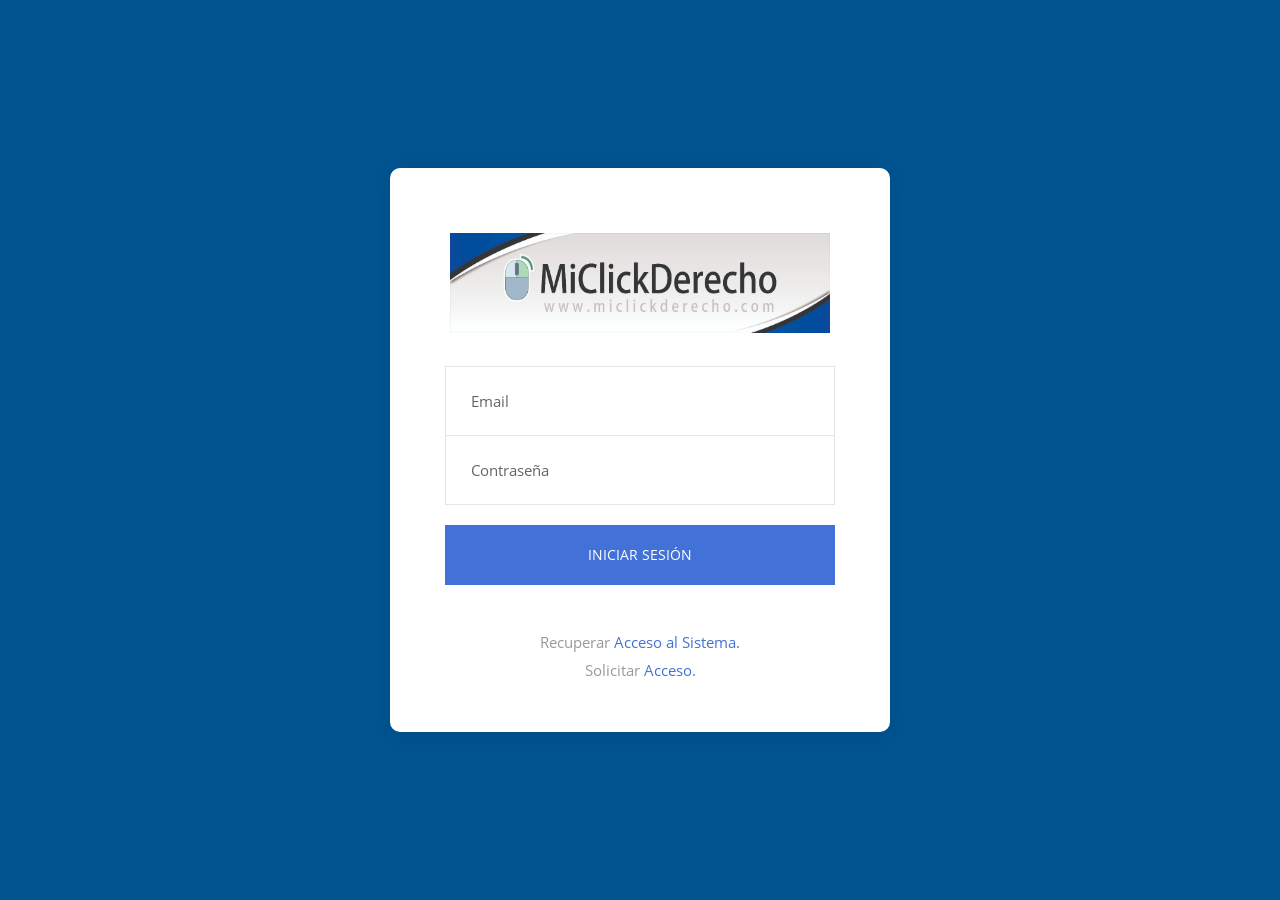
<file: MiClickDerechoApp/index.html>
﻿<!DOCTYPE html>
<html lang="en">
<head>
	<title>Login V19</title>
	<meta charset="UTF-8">
	<meta name="viewport" content="width=device-width, initial-scale=1">
<!--===============================================================================================-->	
	<link rel="icon" type="image/png" href="images/icons/favicon.ico"/>
<!--===============================================================================================-->
	<link rel="stylesheet" type="text/css" href="vendor/bootstrap/css/bootstrap.min.css">
<!--===============================================================================================-->
	<link rel="stylesheet" type="text/css" href="fonts/font-awesome-4.7.0/css/font-awesome.min.css">
<!--===============================================================================================-->
	<link rel="stylesheet" type="text/css" href="fonts/Linearicons-Free-v1.0.0/icon-font.min.css">
<!--===============================================================================================-->
	<link rel="stylesheet" type="text/css" href="vendor/animate/animate.css">
<!--===============================================================================================-->	
	<link rel="stylesheet" type="text/css" href="vendor/css-hamburgers/hamburgers.min.css">
<!--===============================================================================================-->
	<link rel="stylesheet" type="text/css" href="vendor/animsition/css/animsition.min.css">
<!--===============================================================================================-->
	<link rel="stylesheet" type="text/css" href="vendor/select2/select2.min.css">
<!--===============================================================================================-->	
	<link rel="stylesheet" type="text/css" href="vendor/daterangepicker/daterangepicker.css">
<!--===============================================================================================-->
	<link rel="stylesheet" type="text/css" href="css/util.css">
	<link rel="stylesheet" type="text/css" href="css/main.css">
<!--===============================================================================================-->
</head>
<body>
	
	<div class="limiter">
            <div class="container-login100">
                <div class="wrap-login100 p-l-55 p-r-55 p-t-65 p-b-50">
                      
                    <form class="login100-form validate-form">
                        <span class="login100-form-title p-b-33">
                            <img src="images/logoblancologin.jpg" alt="logo" width="380" height="100">
                        </span>  
                            <!--<span class="login100-form-title p-b-33">
                                Account Login
                            </span>-->

                            <div class="wrap-input100 validate-input" data-validate="Valid email is required: ex@abc.xyz">
                                <input class="input100" type="text" name="email" placeholder="Email">
                                <span class="focus-input100-1"></span>
                                <span class="focus-input100-2"></span>
                            </div>

                            <div class="wrap-input100 rs1 validate-input" data-validate="Password is required">
                                <input class="input100" type="password" name="pass" placeholder="Contraseña">
                                <span class="focus-input100-1"></span>
                                <span class="focus-input100-2"></span>
                            </div>

                            <div class="container-login100-form-btn m-t-20">
                                <button class="login100-form-btn">
                                    Iniciar Sesión
                                </button>
                            </div>

                            <div class="text-center p-t-45 p-b-4">
                                <span class="txt1">
                                    Recuperar
                                </span>

                                <a href="micd/index.html" class="txt2 hov1">
                                    Acceso al Sistema.
                                </a>
                            </div>

                            <div class="text-center">
                                <span class="txt1">
                                    Solicitar
                                </span>

                                <a href="#" class="txt2 hov1">
                                    Acceso.
                                </a>
                            </div>
                        </form>
                    </div>
                </div>
        </div>
	

	
<!--===============================================================================================-->
	<script src="vendor/jquery/jquery-3.2.1.min.js"></script>
<!--===============================================================================================-->
	<script src="vendor/animsition/js/animsition.min.js"></script>
<!--===============================================================================================-->
	<script src="vendor/bootstrap/js/popper.js"></script>
	<script src="vendor/bootstrap/js/bootstrap.min.js"></script>
<!--===============================================================================================-->
	<script src="vendor/select2/select2.min.js"></script>
<!--===============================================================================================-->
	<script src="vendor/daterangepicker/moment.min.js"></script>
	<script src="vendor/daterangepicker/daterangepicker.js"></script>
<!--===============================================================================================-->
	<script src="vendor/countdowntime/countdowntime.js"></script>
<!--===============================================================================================-->
	<script src="js/main.js"></script>

</body>
</html>
</file>
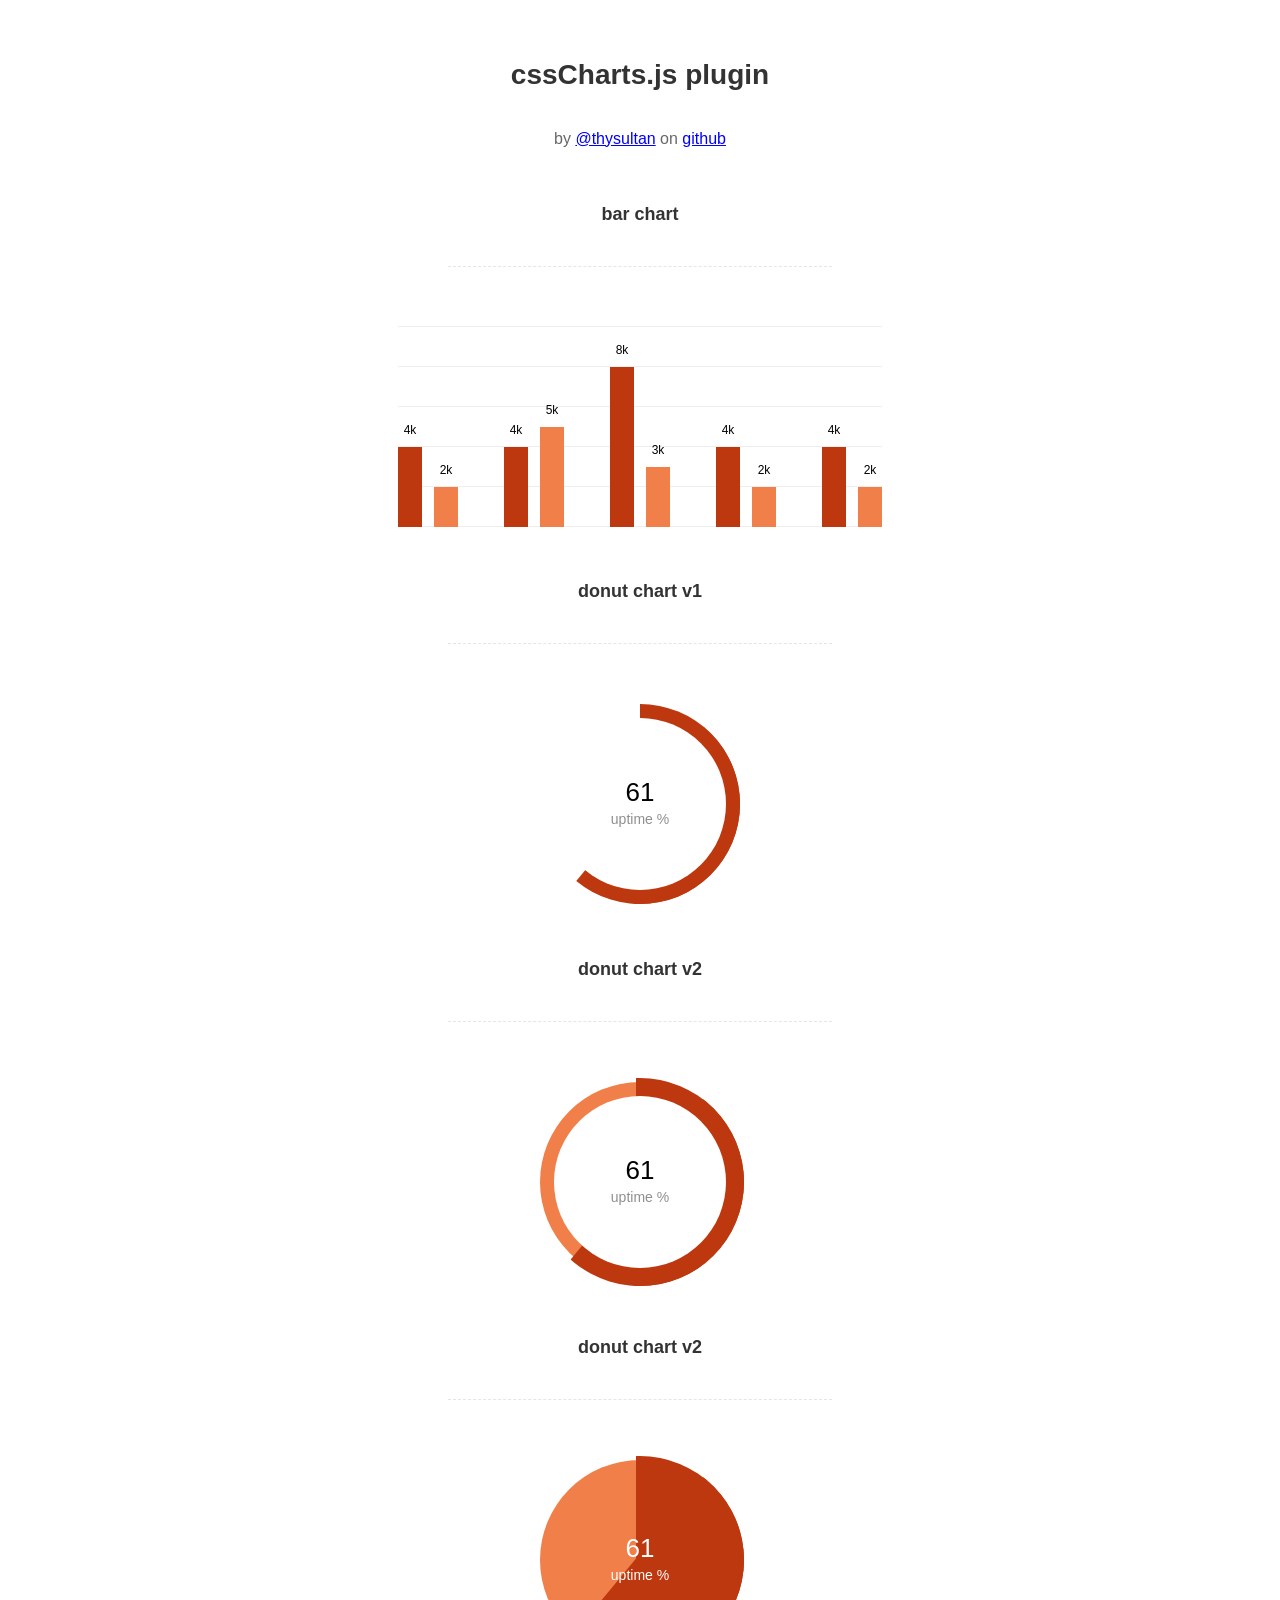
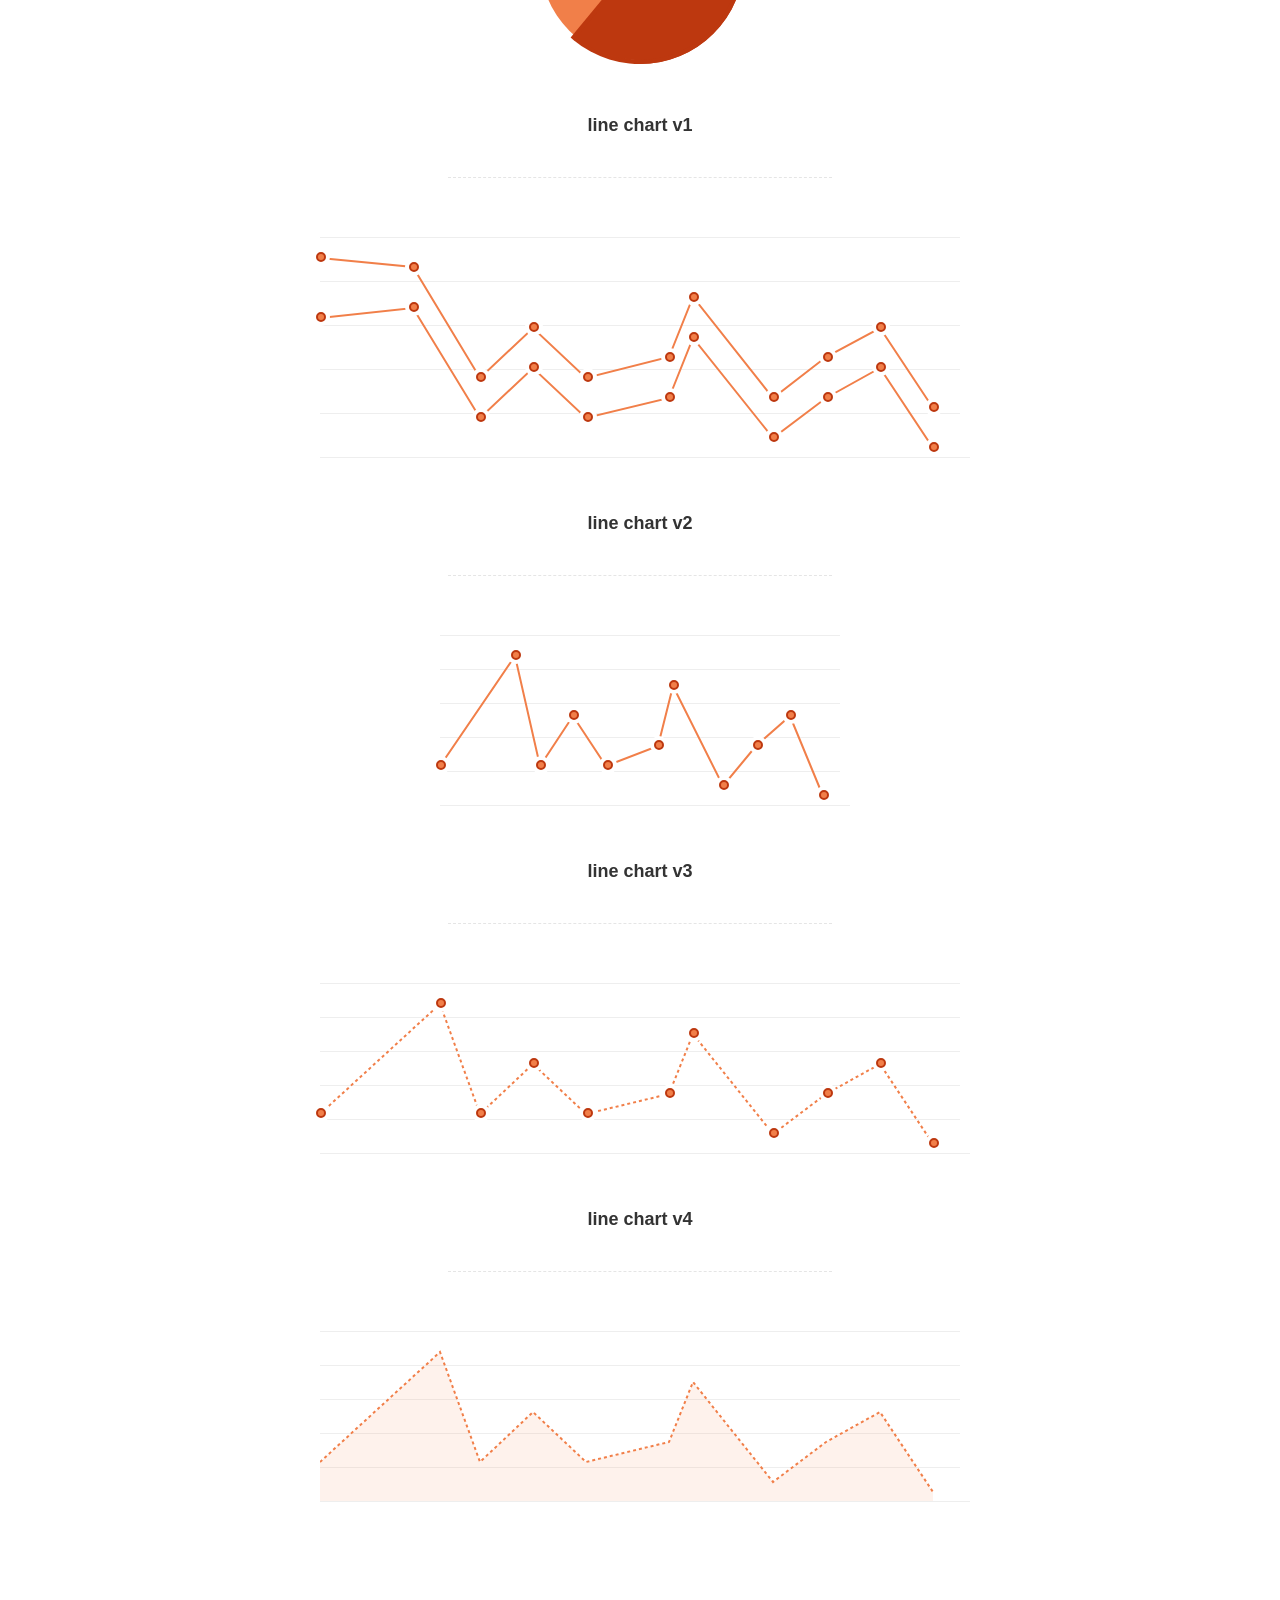
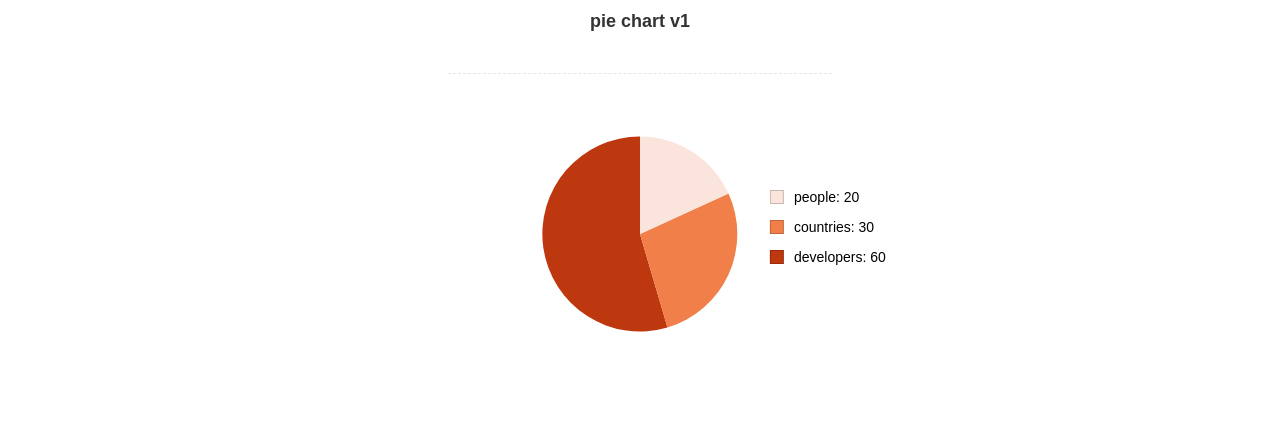
<file: MiClickDerechoApp/micd/assets/js/Lightweight-Chart/index.html>
<!doctype html>
<html>
    <head>
        <meta charset="utf-8">
        <meta name="description" content="A jquery plugin to create simple donut, bar or line charts with dom nodes, style with css.">
        <meta name="viewport" content="width=device-width, initial-scale=1">
        <title>cssCharts.js - jquery css charts</title>
        <script src="https://ajax.googleapis.com/ajax/libs/jquery/2.1.3/jquery.min.js"></script>

        <link rel="stylesheet" href="cssCharts.css">
        <script src="jquery.chart.js"></script>

        <style>
          /* page specific styles*/
          h1{text-align:center;font-family:sans-serif;font-size:28px;color:#333;padding:40px 0 0 0;}
          h2{text-align:center;font-family:sans-serif;font-size:18px;color:#333;padding:40px 0 0 0;}
          hr{width:60%;height:1px;background:none;border:none;border-bottom:1px dashed rgba(0,0,0,0.1);outline:none;margin:40px auto 60px auto;}

          .desc p{text-align:center;font-size:16px;color:rgba(0,0,0,0.6);padding:20px 0 0 0;font-family:sans-serif;}
          .desc a{color:blue;}
          .wrap{margin:0 auto;width:640px;padding-bottom:100px;}
          #line{width:400px;}
          /* page specific styles*/
        </style>
    </head>
    <body>
      <div class="wrap">

        <div class="desc">
          <h1>cssCharts.js plugin</h1><p>by
          <a href="http://twitter.com/thysultan">@thysultan</a> on
          <a href="https://github.com/sultantarimo/cssCharts.js">github</a>
        </p>
        </div>

        <h2>bar chart</h2>
        <hr>

        <div class="chart">
            <ul class="bar-chart" data-bars="[4,2],[4,5],[8,3],[4,2],[4,2]" data-max="10" data-unit="k" data-width="24"></ul>
        </div>
        <!-- data max is the 100% point of the graph -->
        <!-- set data-grid to 0 for no grid -->
        <!-- data-width is the individual bars width -->

        <h2>donut chart v1</h2>
        <hr>

        <div class="chart">
          <div class="donut-chart" data-percent="0.61" data-title="uptime %"></div>
        </div>

        <h2>donut chart v2</h2>
        <hr>

        <div class="chart">
          <div class="donut-chart fill" data-percent="0.61" data-title="uptime %"></div>
        </div>

        <h2>donut chart v2</h2>
        <hr>

        <div class="chart">
          <div class="donut-chart pie-chart fill" data-percent="0.61" data-title="uptime %"></div>
        </div>
        <!-- pie-chart class for pie chart -->
        <!-- fill class for default donut fill enabled-->

        <h2>line chart v1</h2>
        <hr>

        <div class="chart">
          <ul data-cord="[[0,70,120,160,200,262,280,340,380,420,460],[140,150,40,90,40,60,120,20,60,90,10]],[[0,70,120,160,200,262,280,340,380,420,460],[200,190,80,130,80,100,160,60,100,130,50]]"  class="line-chart"></ul>
        </div>
        <!-- multiple graphs [[x cords],[y cords]] [[x cords],[y cords]] -->

        <h2>line chart v2</h2>
        <hr>

        <div class="chart" id="line">
          <ul data-cord="[0,90,120,160,200,262,280,340,380,420,460],[40,150,40,90,40,60,120,20,60,90,10]" class="line-chart"></ul>
        </div>

        <h2>line chart v3</h2>
        <hr>

        <div class="chart dotted">
          <ul data-cord="[0,90,120,160,200,262,280,340,380,420,460],[40,150,40,90,40,60,120,20,60,90,10]" class="line-chart"></ul>
        </div>

        <h2>line chart v4</h2>
        <hr>

        <div class="chart dotted">
          <ul data-cord="[0,90,120,160,200,262,280,340,380,420,460],[40,150,40,90,40,60,120,20,60,90,10]" data-fill="1" class="line-chart no-points"></ul>
        </div>
        <!-- single graph [x cords],[y cords] -->


        <br><br><br>
        <h2>pie chart v1</h2>
        <hr>

        <div class="chart">
          <div class="pie-thychart" data-set='[["people", 20], ["countries",30], ["developers",60]]' data-colors="#FBE4DB,#F17F49,#BD380F"></div>
        </div>

      </div>

      <script>
        $(function() {
            $('.bar-chart').cssCharts({type:"bar"});
            $('.donut-chart').cssCharts({type:"donut"}).trigger('show-donut-chart');
            $('.line-chart').cssCharts({type:"line"});

            $('.pie-thychart').cssCharts({type:"pie"});
        });
      </script>
    </body>
</html>
</file>
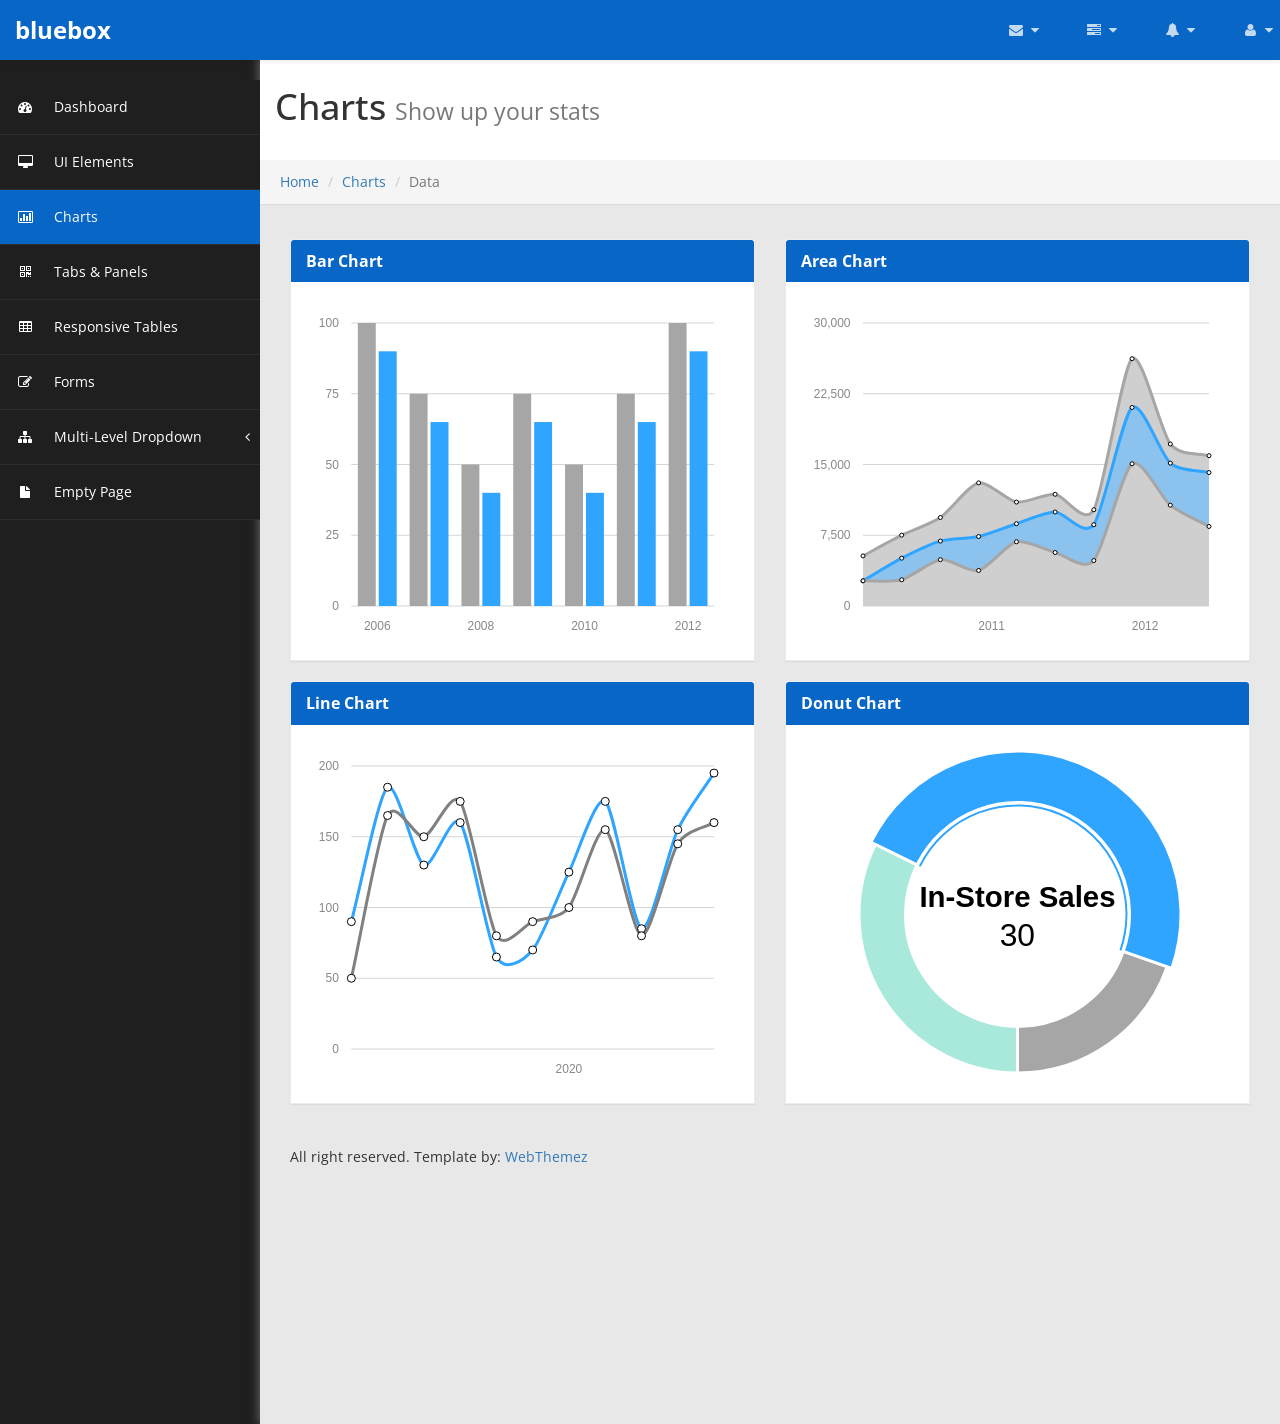
<file: MiClickDerechoApp/micd/chart.html>
﻿<!DOCTYPE html>
<html xmlns="http://www.w3.org/1999/xhtml">
<head>
      <meta charset="utf-8" />
    <meta name="viewport" content="width=device-width, initial-scale=1.0" />
    <title>Bootstrap Admin Template : Bluebox</title>
	<!-- Bootstrap Styles-->
    <link href="assets/css/bootstrap.css" rel="stylesheet" />
     <!-- FontAwesome Styles-->
    <link href="assets/css/font-awesome.css" rel="stylesheet" />
     <!-- Morris Chart Styles-->
    <link href="assets/js/morris/morris-0.4.3.min.css" rel="stylesheet" />
        <!-- Custom Styles-->
    <link href="assets/css/custom-styles.css" rel="stylesheet" />
     <!-- Google Fonts-->
   <link href='http://fonts.googleapis.com/css?family=Open+Sans' rel='stylesheet' type='text/css' />
</head>
<body>
    <div id="wrapper">
        <nav class="navbar navbar-default top-navbar" role="navigation">
            <div class="navbar-header">
                <button type="button" class="navbar-toggle" data-toggle="collapse" data-target=".sidebar-collapse">
                    <span class="sr-only">Toggle navigation</span>
                    <span class="icon-bar"></span>
                    <span class="icon-bar"></span>
                    <span class="icon-bar"></span>
                </button>
                <a class="navbar-brand" href="index.html"><strong>bluebox</strong></a>
            </div>

            <ul class="nav navbar-top-links navbar-right">
                <li class="dropdown">
                    <a class="dropdown-toggle" data-toggle="dropdown" href="#" aria-expanded="false">
                        <i class="fa fa-envelope fa-fw"></i> <i class="fa fa-caret-down"></i>
                    </a>
                    <ul class="dropdown-menu dropdown-messages">
                        <li>
                            <a href="#">
                                <div>
                                    <strong>John Doe</strong>
                                    <span class="pull-right text-muted">
                                        <em>Today</em>
                                    </span>
                                </div>
                                <div>Lorem Ipsum has been the industry's standard dummy text ever since the 1500s...</div>
                            </a>
                        </li>
                        <li class="divider"></li>
                        <li>
                            <a href="#">
                                <div>
                                    <strong>John Smith</strong>
                                    <span class="pull-right text-muted">
                                        <em>Yesterday</em>
                                    </span>
                                </div>
                                <div>Lorem Ipsum has been the industry's standard dummy text ever since an kwilnw...</div>
                            </a>
                        </li>
                        <li class="divider"></li>
                        <li>
                            <a href="#">
                                <div>
                                    <strong>John Smith</strong>
                                    <span class="pull-right text-muted">
                                        <em>Yesterday</em>
                                    </span>
                                </div>
                                <div>Lorem Ipsum has been the industry's standard dummy text ever since the...</div>
                            </a>
                        </li>
                        <li class="divider"></li>
                        <li>
                            <a class="text-center" href="#">
                                <strong>Read All Messages</strong>
                                <i class="fa fa-angle-right"></i>
                            </a>
                        </li>
                    </ul>
                    <!-- /.dropdown-messages -->
                </li>
                <!-- /.dropdown -->
                <li class="dropdown">
                    <a class="dropdown-toggle" data-toggle="dropdown" href="#" aria-expanded="false">
                        <i class="fa fa-tasks fa-fw"></i> <i class="fa fa-caret-down"></i>
                    </a>
                    <ul class="dropdown-menu dropdown-tasks">
                        <li>
                            <a href="#">
                                <div>
                                    <p>
                                        <strong>Task 1</strong>
                                        <span class="pull-right text-muted">60% Complete</span>
                                    </p>
                                    <div class="progress progress-striped active">
                                        <div class="progress-bar progress-bar-success" role="progressbar" aria-valuenow="60" aria-valuemin="0" aria-valuemax="100" style="width: 60%">
                                            <span class="sr-only">60% Complete (success)</span>
                                        </div>
                                    </div>
                                </div>
                            </a>
                        </li>
                        <li class="divider"></li>
                        <li>
                            <a href="#">
                                <div>
                                    <p>
                                        <strong>Task 2</strong>
                                        <span class="pull-right text-muted">28% Complete</span>
                                    </p>
                                    <div class="progress progress-striped active">
                                        <div class="progress-bar progress-bar-info" role="progressbar" aria-valuenow="28" aria-valuemin="0" aria-valuemax="100" style="width: 28%">
                                            <span class="sr-only">28% Complete</span>
                                        </div>
                                    </div>
                                </div>
                            </a>
                        </li>
                        <li class="divider"></li>
                        <li>
                            <a href="#">
                                <div>
                                    <p>
                                        <strong>Task 3</strong>
                                        <span class="pull-right text-muted">60% Complete</span>
                                    </p>
                                    <div class="progress progress-striped active">
                                        <div class="progress-bar progress-bar-warning" role="progressbar" aria-valuenow="60" aria-valuemin="0" aria-valuemax="100" style="width: 60%">
                                            <span class="sr-only">60% Complete (warning)</span>
                                        </div>
                                    </div>
                                </div>
                            </a>
                        </li>
                        <li class="divider"></li>
                        <li>
                            <a href="#">
                                <div>
                                    <p>
                                        <strong>Task 4</strong>
                                        <span class="pull-right text-muted">85% Complete</span>
                                    </p>
                                    <div class="progress progress-striped active">
                                        <div class="progress-bar progress-bar-danger" role="progressbar" aria-valuenow="85" aria-valuemin="0" aria-valuemax="100" style="width: 85%">
                                            <span class="sr-only">85% Complete (danger)</span>
                                        </div>
                                    </div>
                                </div>
                            </a>
                        </li>
                        <li class="divider"></li>
                        <li>
                            <a class="text-center" href="#">
                                <strong>See All Tasks</strong>
                                <i class="fa fa-angle-right"></i>
                            </a>
                        </li>
                    </ul>
                    <!-- /.dropdown-tasks -->
                </li>
                <!-- /.dropdown -->
                <li class="dropdown">
                    <a class="dropdown-toggle" data-toggle="dropdown" href="#" aria-expanded="false">
                        <i class="fa fa-bell fa-fw"></i> <i class="fa fa-caret-down"></i>
                    </a>
                    <ul class="dropdown-menu dropdown-alerts">
                        <li>
                            <a href="#">
                                <div>
                                    <i class="fa fa-comment fa-fw"></i> New Comment
                                    <span class="pull-right text-muted small">4 min</span>
                                </div>
                            </a>
                        </li>
                        <li class="divider"></li>
                        <li>
                            <a href="#">
                                <div>
                                    <i class="fa fa-twitter fa-fw"></i> 3 New Followers
                                    <span class="pull-right text-muted small">12 min</span>
                                </div>
                            </a>
                        </li>
                        <li class="divider"></li>
                        <li>
                            <a href="#">
                                <div>
                                    <i class="fa fa-envelope fa-fw"></i> Message Sent
                                    <span class="pull-right text-muted small">4 min</span>
                                </div>
                            </a>
                        </li>
                        <li class="divider"></li>
                        <li>
                            <a href="#">
                                <div>
                                    <i class="fa fa-tasks fa-fw"></i> New Task
                                    <span class="pull-right text-muted small">4 min</span>
                                </div>
                            </a>
                        </li>
                        <li class="divider"></li>
                        <li>
                            <a href="#">
                                <div>
                                    <i class="fa fa-upload fa-fw"></i> Server Rebooted
                                    <span class="pull-right text-muted small">4 min</span>
                                </div>
                            </a>
                        </li>
                        <li class="divider"></li>
                        <li>
                            <a class="text-center" href="#">
                                <strong>See All Alerts</strong>
                                <i class="fa fa-angle-right"></i>
                            </a>
                        </li>
                    </ul>
                    <!-- /.dropdown-alerts -->
                </li>
                <!-- /.dropdown -->
                <li class="dropdown">
                    <a class="dropdown-toggle" data-toggle="dropdown" href="#" aria-expanded="false">
                        <i class="fa fa-user fa-fw"></i> <i class="fa fa-caret-down"></i>
                    </a>
                    <ul class="dropdown-menu dropdown-user">
                        <li><a href="#"><i class="fa fa-user fa-fw"></i> User Profile</a>
                        </li>
                        <li><a href="#"><i class="fa fa-gear fa-fw"></i> Settings</a>
                        </li>
                        <li class="divider"></li>
                        <li><a href="#"><i class="fa fa-sign-out fa-fw"></i> Logout</a>
                        </li>
                    </ul>
                    <!-- /.dropdown-user -->
                </li>
                <!-- /.dropdown -->
            </ul>
        </nav>
        <!--/. NAV TOP  -->
        <nav class="navbar-default navbar-side" role="navigation">
            <div class="sidebar-collapse">
                <ul class="nav" id="main-menu">

                    <li>
                        <a href="index.html"><i class="fa fa-dashboard"></i> Dashboard</a>
                    </li>
                    <li>
                        <a href="ui-elements.html"><i class="fa fa-desktop"></i> UI Elements</a>
                    </li>
					<li>
                        <a href="chart.html" class="active-menu"><i class="fa fa-bar-chart-o"></i> Charts</a>
                    </li>
                    <li>
                        <a href="tab-panel.html"><i class="fa fa-qrcode"></i> Tabs & Panels</a>
                    </li>
                    
                    <li>
                        <a href="table.html"><i class="fa fa-table"></i> Responsive Tables</a>
                    </li>
                    <li>
                        <a href="form.html"><i class="fa fa-edit"></i> Forms </a>
                    </li>


                    <li>
                        <a href="#"><i class="fa fa-sitemap"></i> Multi-Level Dropdown<span class="fa arrow"></span></a>
                        <ul class="nav nav-second-level">
                            <li>
                                <a href="#">Second Level Link</a>
                            </li>
                            <li>
                                <a href="#">Second Level Link</a>
                            </li>
                            <li>
                                <a href="#">Second Level Link<span class="fa arrow"></span></a>
                                <ul class="nav nav-third-level">
                                    <li>
                                        <a href="#">Third Level Link</a>
                                    </li>
                                    <li>
                                        <a href="#">Third Level Link</a>
                                    </li>
                                    <li>
                                        <a href="#">Third Level Link</a>
                                    </li>

                                </ul>

                            </li>
                        </ul>
                    </li>
                    <li>
                        <a href="empty.html"><i class="fa fa-fw fa-file"></i> Empty Page</a>
                    </li>
                </ul>

            </div>

        </nav>
        <!-- /. NAV SIDE  -->
        <div id="page-wrapper">
		  <div class="header"> 
                        <h1 class="page-header">
                             Charts <small>Show up your stats</small>
                        </h1>
						<ol class="breadcrumb">
					  <li><a href="#">Home</a></li>
					  <li><a href="#">Charts</a></li>
					  <li class="active">Data</li>
					</ol> 
									
		</div>
            <div id="page-inner"> 
             
                <div class="row"> 
                    
                      
                               <div class="col-md-6 col-sm-12 col-xs-12">                     
                    <div class="panel panel-default">
                        <div class="panel-heading">
                            Bar Chart
                        </div>
                        <div class="panel-body">
                            <div id="morris-bar-chart"></div>
                        </div>
                    </div>            
                </div>
                      <div class="col-md-6 col-sm-12 col-xs-12">                     
                    <div class="panel panel-default">
                        <div class="panel-heading">
                            Area Chart
                        </div>
                        <div class="panel-body">
                            <div id="morris-area-chart"></div>
                        </div>
                    </div>            
                </div> 
                
           </div>
                 <!-- /. ROW  -->
                <div class="row">                     
                      
                               <div class="col-md-6 col-sm-12 col-xs-12">                     
                    <div class="panel panel-default">
                        <div class="panel-heading">
                            Line Chart
                        </div>
                        <div class="panel-body">
                            <div id="morris-line-chart"></div>
                        </div>
                    </div>            
                </div>
                      <div class="col-md-6 col-sm-12 col-xs-12">                     
                    <div class="panel panel-default">
                        <div class="panel-heading">
                            Donut Chart
                        </div>
                        <div class="panel-body">                            
							<div id="morris-donut-chart"></div>
                        </div>
                    </div>            
                </div> 
                
           </div>
                 <!-- /. ROW  -->
				 <footer><p>All right reserved. Template by: <a href="http://webthemez.com">WebThemez</a></p></footer>
				</div>
             <!-- /. PAGE INNER  -->
            </div>
         <!-- /. PAGE WRAPPER  -->
        </div>
     <!-- /. WRAPPER  -->
    <!-- JS Scripts-->
    <!-- jQuery Js -->
    <script src="assets/js/jquery-1.10.2.js"></script>
      <!-- Bootstrap Js -->
    <script src="assets/js/bootstrap.min.js"></script>
    <!-- Metis Menu Js -->
    <script src="assets/js/jquery.metisMenu.js"></script>
     <!-- Morris Chart Js -->
     <script src="assets/js/morris/raphael-2.1.0.min.js"></script>
    <script src="assets/js/morris/morris.js"></script>
      <!-- Custom Js -->
    <script src="assets/js/custom-scripts.js"></script>
    
   
</body>
</html>
</file>
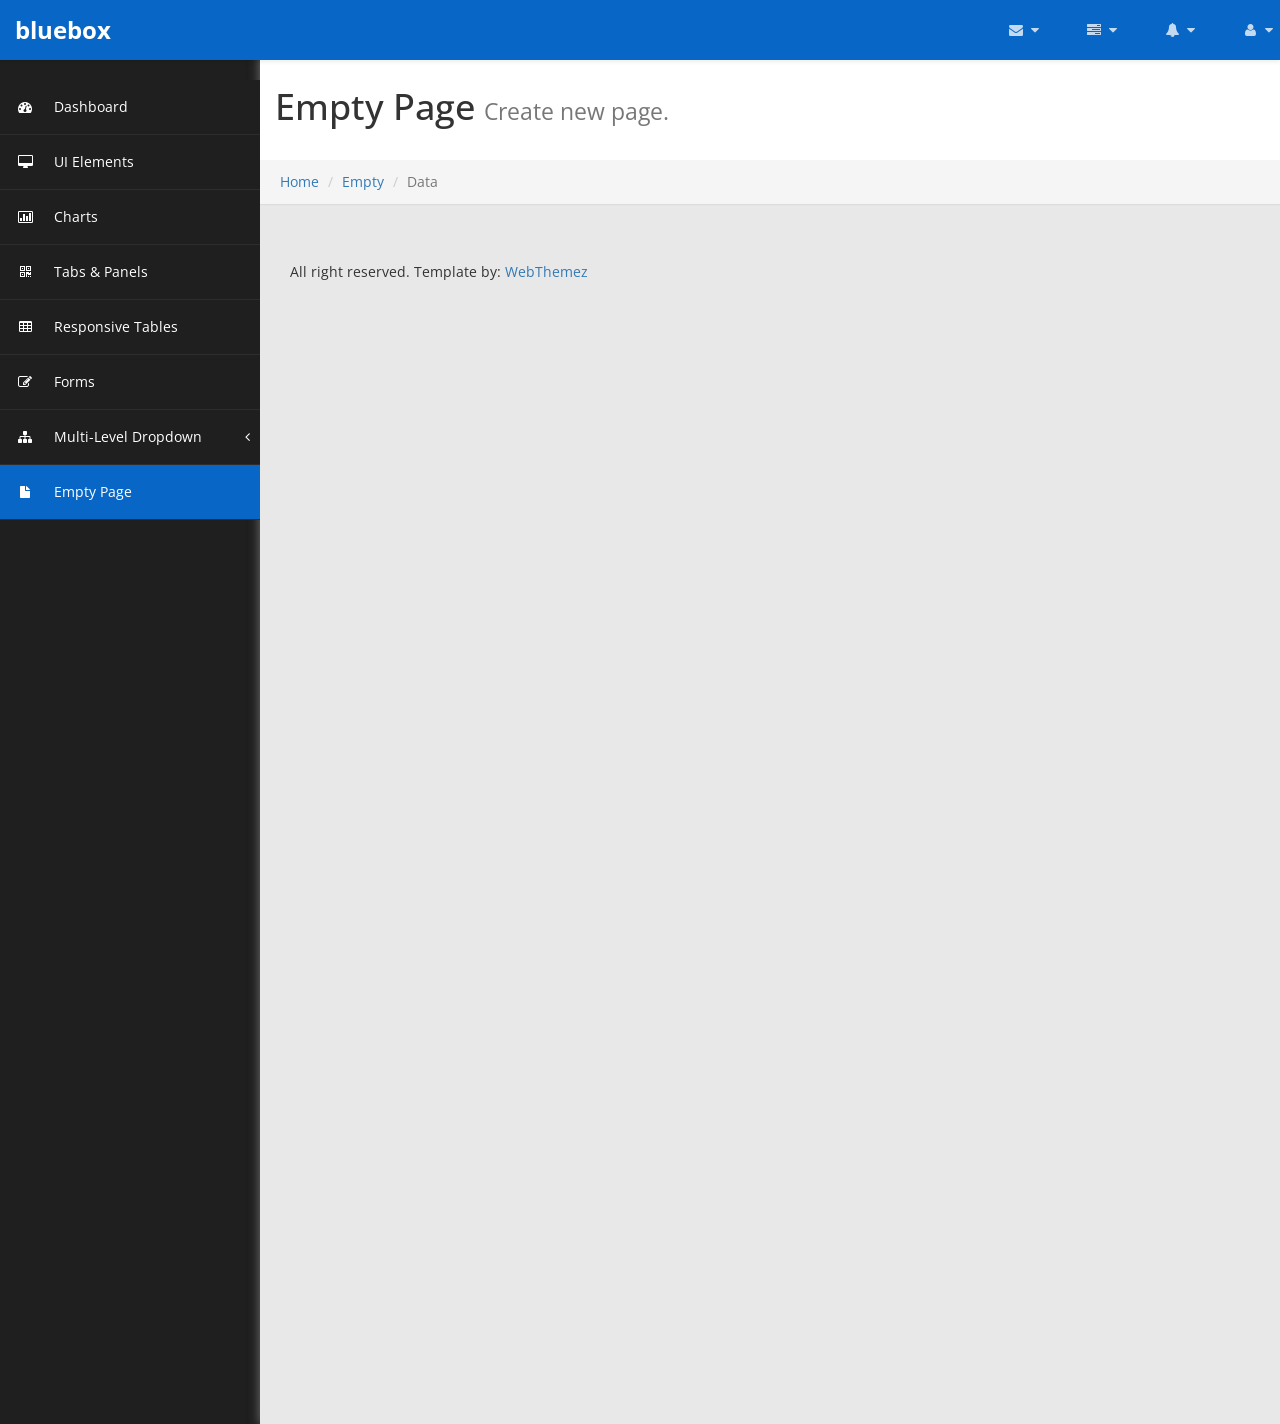
<file: MiClickDerechoApp/micd/empty.html>
﻿<!DOCTYPE html>
<html xmlns="http://www.w3.org/1999/xhtml">
<head>
    <meta charset="utf-8" />
    <meta name="viewport" content="width=device-width, initial-scale=1.0" />
    <title>Bootstrap HTML5 Admin Template : Master</title>
	<!-- Bootstrap Styles-->
    <link href="assets/css/bootstrap.css" rel="stylesheet" />
     <!-- FontAwesome Styles-->
    <link href="assets/css/font-awesome.css" rel="stylesheet" />
        <!-- Custom Styles-->
    <link href="assets/css/custom-styles.css" rel="stylesheet" />
     <!-- Google Fonts-->
   <link href='http://fonts.googleapis.com/css?family=Open+Sans' rel='stylesheet' type='text/css' />
</head>
<body>
    <div id="wrapper">
        <nav class="navbar navbar-default top-navbar" role="navigation">
            <div class="navbar-header">
                <button type="button" class="navbar-toggle" data-toggle="collapse" data-target=".sidebar-collapse">
                    <span class="sr-only">Toggle navigation</span>
                    <span class="icon-bar"></span>
                    <span class="icon-bar"></span>
                    <span class="icon-bar"></span>
                </button>
                <a class="navbar-brand" href="index.html"><strong>bluebox</strong></a>
            </div>

            <ul class="nav navbar-top-links navbar-right">
                <li class="dropdown">
                    <a class="dropdown-toggle" data-toggle="dropdown" href="#" aria-expanded="false">
                        <i class="fa fa-envelope fa-fw"></i> <i class="fa fa-caret-down"></i>
                    </a>
                    <ul class="dropdown-menu dropdown-messages">
                        <li>
                            <a href="#">
                                <div>
                                    <strong>John Doe</strong>
                                    <span class="pull-right text-muted">
                                        <em>Today</em>
                                    </span>
                                </div>
                                <div>Lorem Ipsum has been the industry's standard dummy text ever since the 1500s...</div>
                            </a>
                        </li>
                        <li class="divider"></li>
                        <li>
                            <a href="#">
                                <div>
                                    <strong>John Smith</strong>
                                    <span class="pull-right text-muted">
                                        <em>Yesterday</em>
                                    </span>
                                </div>
                                <div>Lorem Ipsum has been the industry's standard dummy text ever since an kwilnw...</div>
                            </a>
                        </li>
                        <li class="divider"></li>
                        <li>
                            <a href="#">
                                <div>
                                    <strong>John Smith</strong>
                                    <span class="pull-right text-muted">
                                        <em>Yesterday</em>
                                    </span>
                                </div>
                                <div>Lorem Ipsum has been the industry's standard dummy text ever since the...</div>
                            </a>
                        </li>
                        <li class="divider"></li>
                        <li>
                            <a class="text-center" href="#">
                                <strong>Read All Messages</strong>
                                <i class="fa fa-angle-right"></i>
                            </a>
                        </li>
                    </ul>
                    <!-- /.dropdown-messages -->
                </li>
                <!-- /.dropdown -->
                <li class="dropdown">
                    <a class="dropdown-toggle" data-toggle="dropdown" href="#" aria-expanded="false">
                        <i class="fa fa-tasks fa-fw"></i> <i class="fa fa-caret-down"></i>
                    </a>
                    <ul class="dropdown-menu dropdown-tasks">
                        <li>
                            <a href="#">
                                <div>
                                    <p>
                                        <strong>Task 1</strong>
                                        <span class="pull-right text-muted">60% Complete</span>
                                    </p>
                                    <div class="progress progress-striped active">
                                        <div class="progress-bar progress-bar-success" role="progressbar" aria-valuenow="60" aria-valuemin="0" aria-valuemax="100" style="width: 60%">
                                            <span class="sr-only">60% Complete (success)</span>
                                        </div>
                                    </div>
                                </div>
                            </a>
                        </li>
                        <li class="divider"></li>
                        <li>
                            <a href="#">
                                <div>
                                    <p>
                                        <strong>Task 2</strong>
                                        <span class="pull-right text-muted">28% Complete</span>
                                    </p>
                                    <div class="progress progress-striped active">
                                        <div class="progress-bar progress-bar-info" role="progressbar" aria-valuenow="28" aria-valuemin="0" aria-valuemax="100" style="width: 28%">
                                            <span class="sr-only">28% Complete</span>
                                        </div>
                                    </div>
                                </div>
                            </a>
                        </li>
                        <li class="divider"></li>
                        <li>
                            <a href="#">
                                <div>
                                    <p>
                                        <strong>Task 3</strong>
                                        <span class="pull-right text-muted">60% Complete</span>
                                    </p>
                                    <div class="progress progress-striped active">
                                        <div class="progress-bar progress-bar-warning" role="progressbar" aria-valuenow="60" aria-valuemin="0" aria-valuemax="100" style="width: 60%">
                                            <span class="sr-only">60% Complete (warning)</span>
                                        </div>
                                    </div>
                                </div>
                            </a>
                        </li>
                        <li class="divider"></li>
                        <li>
                            <a href="#">
                                <div>
                                    <p>
                                        <strong>Task 4</strong>
                                        <span class="pull-right text-muted">85% Complete</span>
                                    </p>
                                    <div class="progress progress-striped active">
                                        <div class="progress-bar progress-bar-danger" role="progressbar" aria-valuenow="85" aria-valuemin="0" aria-valuemax="100" style="width: 85%">
                                            <span class="sr-only">85% Complete (danger)</span>
                                        </div>
                                    </div>
                                </div>
                            </a>
                        </li>
                        <li class="divider"></li>
                        <li>
                            <a class="text-center" href="#">
                                <strong>See All Tasks</strong>
                                <i class="fa fa-angle-right"></i>
                            </a>
                        </li>
                    </ul>
                    <!-- /.dropdown-tasks -->
                </li>
                <!-- /.dropdown -->
                <li class="dropdown">
                    <a class="dropdown-toggle" data-toggle="dropdown" href="#" aria-expanded="false">
                        <i class="fa fa-bell fa-fw"></i> <i class="fa fa-caret-down"></i>
                    </a>
                    <ul class="dropdown-menu dropdown-alerts">
                        <li>
                            <a href="#">
                                <div>
                                    <i class="fa fa-comment fa-fw"></i> New Comment
                                    <span class="pull-right text-muted small">4 min</span>
                                </div>
                            </a>
                        </li>
                        <li class="divider"></li>
                        <li>
                            <a href="#">
                                <div>
                                    <i class="fa fa-twitter fa-fw"></i> 3 New Followers
                                    <span class="pull-right text-muted small">12 min</span>
                                </div>
                            </a>
                        </li>
                        <li class="divider"></li>
                        <li>
                            <a href="#">
                                <div>
                                    <i class="fa fa-envelope fa-fw"></i> Message Sent
                                    <span class="pull-right text-muted small">4 min</span>
                                </div>
                            </a>
                        </li>
                        <li class="divider"></li>
                        <li>
                            <a href="#">
                                <div>
                                    <i class="fa fa-tasks fa-fw"></i> New Task
                                    <span class="pull-right text-muted small">4 min</span>
                                </div>
                            </a>
                        </li>
                        <li class="divider"></li>
                        <li>
                            <a href="#">
                                <div>
                                    <i class="fa fa-upload fa-fw"></i> Server Rebooted
                                    <span class="pull-right text-muted small">4 min</span>
                                </div>
                            </a>
                        </li>
                        <li class="divider"></li>
                        <li>
                            <a class="text-center" href="#">
                                <strong>See All Alerts</strong>
                                <i class="fa fa-angle-right"></i>
                            </a>
                        </li>
                    </ul>
                    <!-- /.dropdown-alerts -->
                </li>
                <!-- /.dropdown -->
                <li class="dropdown">
                    <a class="dropdown-toggle" data-toggle="dropdown" href="#" aria-expanded="false">
                        <i class="fa fa-user fa-fw"></i> <i class="fa fa-caret-down"></i>
                    </a>
                    <ul class="dropdown-menu dropdown-user">
                        <li><a href="#"><i class="fa fa-user fa-fw"></i> User Profile</a>
                        </li>
                        <li><a href="#"><i class="fa fa-gear fa-fw"></i> Settings</a>
                        </li>
                        <li class="divider"></li>
                        <li><a href="#"><i class="fa fa-sign-out fa-fw"></i> Logout</a>
                        </li>
                    </ul>
                    <!-- /.dropdown-user -->
                </li>
                <!-- /.dropdown -->
            </ul>
        </nav>
        <!--/. NAV TOP  -->
        <nav class="navbar-default navbar-side" role="navigation">
            <div class="sidebar-collapse">
                <ul class="nav" id="main-menu">

                    <li>
                        <a href="index.html"><i class="fa fa-dashboard"></i> Dashboard</a>
                    </li>
                    <li>
                        <a href="ui-elements.html"><i class="fa fa-desktop"></i> UI Elements</a>
                    </li>
					<li>
                        <a href="chart.html"><i class="fa fa-bar-chart-o"></i> Charts</a>
                    </li>
                    <li>
                        <a href="tab-panel.html"><i class="fa fa-qrcode"></i> Tabs & Panels</a>
                    </li>
                    
                    <li>
                        <a href="table.html"><i class="fa fa-table"></i> Responsive Tables</a>
                    </li>
                    <li>
                        <a href="form.html"><i class="fa fa-edit"></i> Forms </a>
                    </li>


                    <li>
                        <a href="#"><i class="fa fa-sitemap"></i> Multi-Level Dropdown<span class="fa arrow"></span></a>
                        <ul class="nav nav-second-level">
                            <li>
                                <a href="#">Second Level Link</a>
                            </li>
                            <li>
                                <a href="#">Second Level Link</a>
                            </li>
                            <li>
                                <a href="#">Second Level Link<span class="fa arrow"></span></a>
                                <ul class="nav nav-third-level">
                                    <li>
                                        <a href="#">Third Level Link</a>
                                    </li>
                                    <li>
                                        <a href="#">Third Level Link</a>
                                    </li>
                                    <li>
                                        <a href="#">Third Level Link</a>
                                    </li>

                                </ul>

                            </li>
                        </ul>
                    </li>
                    <li>
                        <a class="active-menu" href="empty.html"><i class="fa fa-fw fa-file"></i> Empty Page</a>
                    </li>
                </ul>

            </div>

        </nav>
        <!-- /. NAV SIDE  -->
        <div id="page-wrapper">
		  <div class="header"> 
                        <h1 class="page-header">
                            Empty Page <small>Create new page.</small>
                        </h1>
						<ol class="breadcrumb">
					  <li><a href="#">Home</a></li>
					  <li><a href="#">Empty</a></li>
					  <li class="active">Data</li>
					</ol> 
									
		</div>
            <div id="page-inner"> 
				 <footer><p>All right reserved. Template by: <a href="http://webthemez.com">WebThemez</a></p></footer>
				</div>
             <!-- /. PAGE INNER  -->
            </div>
         <!-- /. PAGE WRAPPER  -->
        </div>
     <!-- /. WRAPPER  -->
    <!-- JS Scripts-->
    <!-- jQuery Js -->
    <script src="assets/js/jquery-1.10.2.js"></script>
      <!-- Bootstrap Js -->
    <script src="assets/js/bootstrap.min.js"></script>
    <!-- Metis Menu Js -->
    <script src="assets/js/jquery.metisMenu.js"></script>
      <!-- Custom Js -->
    <script src="assets/js/custom-scripts.js"></script>
    
   
</body>
</html>
</file>
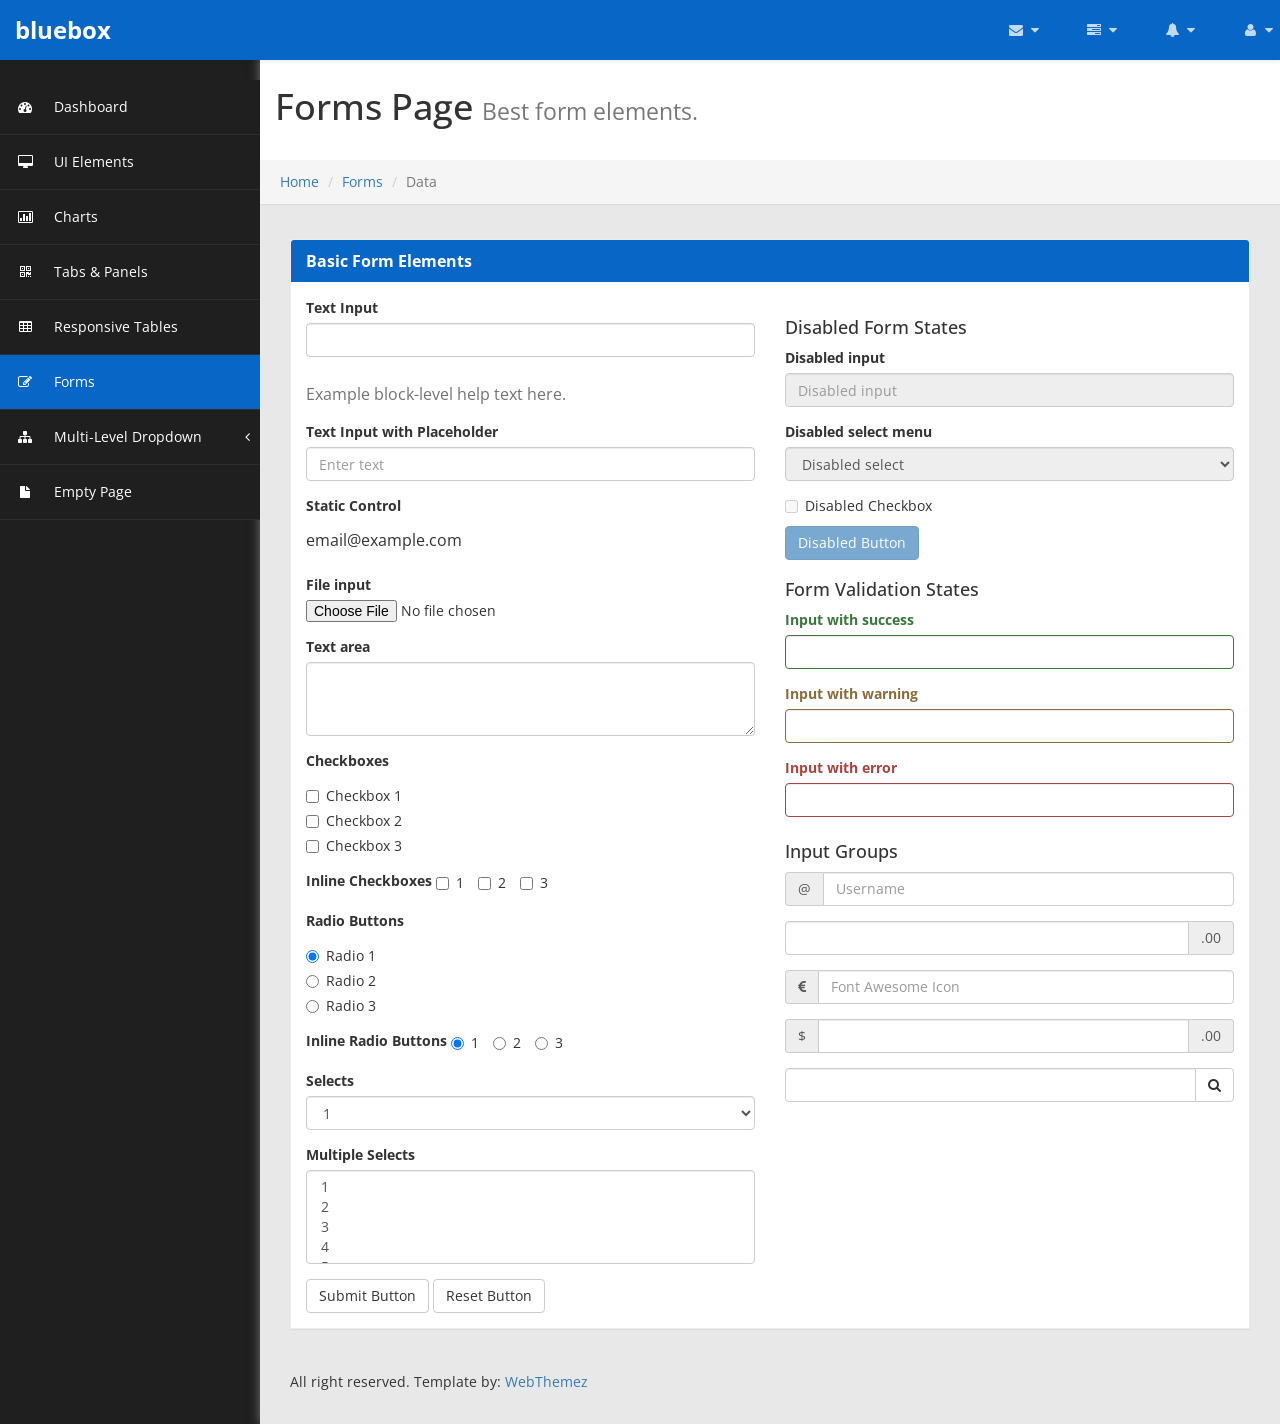
<file: MiClickDerechoApp/micd/form.html>
﻿<!DOCTYPE html>
<html xmlns="http://www.w3.org/1999/xhtml">
<head>
      <meta charset="utf-8" />
    <meta name="viewport" content="width=device-width, initial-scale=1.0" />
    <title>Bootstrap Admin Theme : Master</title>
	<!-- Bootstrap Styles-->
    <link href="assets/css/bootstrap.css" rel="stylesheet" />
     <!-- FontAwesome Styles-->
    <link href="assets/css/font-awesome.css" rel="stylesheet" />
        <!-- Custom Styles-->
    <link href="assets/css/custom-styles.css" rel="stylesheet" />
     <!-- Google Fonts-->
   <link href='http://fonts.googleapis.com/css?family=Open+Sans' rel='stylesheet' type='text/css' />
</head>
<body>
    <div id="wrapper">
        <nav class="navbar navbar-default top-navbar" role="navigation">
            <div class="navbar-header">
                <button type="button" class="navbar-toggle" data-toggle="collapse" data-target=".sidebar-collapse">
                    <span class="sr-only">Toggle navigation</span>
                    <span class="icon-bar"></span>
                    <span class="icon-bar"></span>
                    <span class="icon-bar"></span>
                </button>
                <a class="navbar-brand" href="index.html"><strong>bluebox</strong></a>
            </div>

            <ul class="nav navbar-top-links navbar-right">
                <li class="dropdown">
                    <a class="dropdown-toggle" data-toggle="dropdown" href="#" aria-expanded="false">
                        <i class="fa fa-envelope fa-fw"></i> <i class="fa fa-caret-down"></i>
                    </a>
                    <ul class="dropdown-menu dropdown-messages">
                        <li>
                            <a href="#">
                                <div>
                                    <strong>John Doe</strong>
                                    <span class="pull-right text-muted">
                                        <em>Today</em>
                                    </span>
                                </div>
                                <div>Lorem Ipsum has been the industry's standard dummy text ever since the 1500s...</div>
                            </a>
                        </li>
                        <li class="divider"></li>
                        <li>
                            <a href="#">
                                <div>
                                    <strong>John Smith</strong>
                                    <span class="pull-right text-muted">
                                        <em>Yesterday</em>
                                    </span>
                                </div>
                                <div>Lorem Ipsum has been the industry's standard dummy text ever since an kwilnw...</div>
                            </a>
                        </li>
                        <li class="divider"></li>
                        <li>
                            <a href="#">
                                <div>
                                    <strong>John Smith</strong>
                                    <span class="pull-right text-muted">
                                        <em>Yesterday</em>
                                    </span>
                                </div>
                                <div>Lorem Ipsum has been the industry's standard dummy text ever since the...</div>
                            </a>
                        </li>
                        <li class="divider"></li>
                        <li>
                            <a class="text-center" href="#">
                                <strong>Read All Messages</strong>
                                <i class="fa fa-angle-right"></i>
                            </a>
                        </li>
                    </ul>
                    <!-- /.dropdown-messages -->
                </li>
                <!-- /.dropdown -->
                <li class="dropdown">
                    <a class="dropdown-toggle" data-toggle="dropdown" href="#" aria-expanded="false">
                        <i class="fa fa-tasks fa-fw"></i> <i class="fa fa-caret-down"></i>
                    </a>
                    <ul class="dropdown-menu dropdown-tasks">
                        <li>
                            <a href="#">
                                <div>
                                    <p>
                                        <strong>Task 1</strong>
                                        <span class="pull-right text-muted">60% Complete</span>
                                    </p>
                                    <div class="progress progress-striped active">
                                        <div class="progress-bar progress-bar-success" role="progressbar" aria-valuenow="60" aria-valuemin="0" aria-valuemax="100" style="width: 60%">
                                            <span class="sr-only">60% Complete (success)</span>
                                        </div>
                                    </div>
                                </div>
                            </a>
                        </li>
                        <li class="divider"></li>
                        <li>
                            <a href="#">
                                <div>
                                    <p>
                                        <strong>Task 2</strong>
                                        <span class="pull-right text-muted">28% Complete</span>
                                    </p>
                                    <div class="progress progress-striped active">
                                        <div class="progress-bar progress-bar-info" role="progressbar" aria-valuenow="28" aria-valuemin="0" aria-valuemax="100" style="width: 28%">
                                            <span class="sr-only">28% Complete</span>
                                        </div>
                                    </div>
                                </div>
                            </a>
                        </li>
                        <li class="divider"></li>
                        <li>
                            <a href="#">
                                <div>
                                    <p>
                                        <strong>Task 3</strong>
                                        <span class="pull-right text-muted">60% Complete</span>
                                    </p>
                                    <div class="progress progress-striped active">
                                        <div class="progress-bar progress-bar-warning" role="progressbar" aria-valuenow="60" aria-valuemin="0" aria-valuemax="100" style="width: 60%">
                                            <span class="sr-only">60% Complete (warning)</span>
                                        </div>
                                    </div>
                                </div>
                            </a>
                        </li>
                        <li class="divider"></li>
                        <li>
                            <a href="#">
                                <div>
                                    <p>
                                        <strong>Task 4</strong>
                                        <span class="pull-right text-muted">85% Complete</span>
                                    </p>
                                    <div class="progress progress-striped active">
                                        <div class="progress-bar progress-bar-danger" role="progressbar" aria-valuenow="85" aria-valuemin="0" aria-valuemax="100" style="width: 85%">
                                            <span class="sr-only">85% Complete (danger)</span>
                                        </div>
                                    </div>
                                </div>
                            </a>
                        </li>
                        <li class="divider"></li>
                        <li>
                            <a class="text-center" href="#">
                                <strong>See All Tasks</strong>
                                <i class="fa fa-angle-right"></i>
                            </a>
                        </li>
                    </ul>
                    <!-- /.dropdown-tasks -->
                </li>
                <!-- /.dropdown -->
                <li class="dropdown">
                    <a class="dropdown-toggle" data-toggle="dropdown" href="#" aria-expanded="false">
                        <i class="fa fa-bell fa-fw"></i> <i class="fa fa-caret-down"></i>
                    </a>
                    <ul class="dropdown-menu dropdown-alerts">
                        <li>
                            <a href="#">
                                <div>
                                    <i class="fa fa-comment fa-fw"></i> New Comment
                                    <span class="pull-right text-muted small">4 min</span>
                                </div>
                            </a>
                        </li>
                        <li class="divider"></li>
                        <li>
                            <a href="#">
                                <div>
                                    <i class="fa fa-twitter fa-fw"></i> 3 New Followers
                                    <span class="pull-right text-muted small">12 min</span>
                                </div>
                            </a>
                        </li>
                        <li class="divider"></li>
                        <li>
                            <a href="#">
                                <div>
                                    <i class="fa fa-envelope fa-fw"></i> Message Sent
                                    <span class="pull-right text-muted small">4 min</span>
                                </div>
                            </a>
                        </li>
                        <li class="divider"></li>
                        <li>
                            <a href="#">
                                <div>
                                    <i class="fa fa-tasks fa-fw"></i> New Task
                                    <span class="pull-right text-muted small">4 min</span>
                                </div>
                            </a>
                        </li>
                        <li class="divider"></li>
                        <li>
                            <a href="#">
                                <div>
                                    <i class="fa fa-upload fa-fw"></i> Server Rebooted
                                    <span class="pull-right text-muted small">4 min</span>
                                </div>
                            </a>
                        </li>
                        <li class="divider"></li>
                        <li>
                            <a class="text-center" href="#">
                                <strong>See All Alerts</strong>
                                <i class="fa fa-angle-right"></i>
                            </a>
                        </li>
                    </ul>
                    <!-- /.dropdown-alerts -->
                </li>
                <!-- /.dropdown -->
                <li class="dropdown">
                    <a class="dropdown-toggle" data-toggle="dropdown" href="#" aria-expanded="false">
                        <i class="fa fa-user fa-fw"></i> <i class="fa fa-caret-down"></i>
                    </a>
                    <ul class="dropdown-menu dropdown-user">
                        <li><a href="#"><i class="fa fa-user fa-fw"></i> User Profile</a>
                        </li>
                        <li><a href="#"><i class="fa fa-gear fa-fw"></i> Settings</a>
                        </li>
                        <li class="divider"></li>
                        <li><a href="#"><i class="fa fa-sign-out fa-fw"></i> Logout</a>
                        </li>
                    </ul>
                    <!-- /.dropdown-user -->
                </li>
                <!-- /.dropdown -->
            </ul>
        </nav>
        <!--/. NAV TOP  -->
        <nav class="navbar-default navbar-side" role="navigation">
            <div class="sidebar-collapse">
                <ul class="nav" id="main-menu">

                    <li>
                        <a href="index.html"><i class="fa fa-dashboard"></i> Dashboard</a>
                    </li>
                    <li>
                        <a href="ui-elements.html"><i class="fa fa-desktop"></i> UI Elements</a>
                    </li>
					<li>
                        <a href="chart.html"><i class="fa fa-bar-chart-o"></i> Charts</a>
                    </li>
                    <li>
                        <a href="tab-panel.html"><i class="fa fa-qrcode"></i> Tabs & Panels</a>
                    </li>
                    
                    <li>
                        <a href="table.html"><i class="fa fa-table"></i> Responsive Tables</a>
                    </li>
                    <li>
                        <a href="form.html" class="active-menu"><i class="fa fa-edit"></i> Forms </a>
                    </li>


                    <li>
                        <a href="#"><i class="fa fa-sitemap"></i> Multi-Level Dropdown<span class="fa arrow"></span></a>
                        <ul class="nav nav-second-level">
                            <li>
                                <a href="#">Second Level Link</a>
                            </li>
                            <li>
                                <a href="#">Second Level Link</a>
                            </li>
                            <li>
                                <a href="#">Second Level Link<span class="fa arrow"></span></a>
                                <ul class="nav nav-third-level">
                                    <li>
                                        <a href="#">Third Level Link</a>
                                    </li>
                                    <li>
                                        <a href="#">Third Level Link</a>
                                    </li>
                                    <li>
                                        <a href="#">Third Level Link</a>
                                    </li>

                                </ul>

                            </li>
                        </ul>
                    </li>
                    <li>
                        <a href="empty.html"><i class="fa fa-fw fa-file"></i> Empty Page</a>
                    </li>
                </ul>

            </div>

        </nav>
        <!-- /. NAV SIDE  -->
        <div id="page-wrapper" >
		  <div class="header"> 
                        <h1 class="page-header">
                             Forms Page <small>Best form elements.</small>
                        </h1>
						<ol class="breadcrumb">
					  <li><a href="#">Home</a></li>
					  <li><a href="#">Forms</a></li>
					  <li class="active">Data</li>
					</ol> 
									
		</div>
		
            <div id="page-inner"> 
              <div class="row">
                <div class="col-lg-12">
                    <div class="panel panel-default">
                        <div class="panel-heading">
                            Basic Form Elements
                        </div>
                        <div class="panel-body">
                            <div class="row">
                                <div class="col-lg-6">
                                    <form role="form">
                                        <div class="form-group">
                                            <label>Text Input</label>
                                            <input class="form-control">
                                            <p class="help-block">Example block-level help text here.</p>
                                        </div>
                                        <div class="form-group">
                                            <label>Text Input with Placeholder</label>
                                            <input class="form-control" placeholder="Enter text">
                                        </div>
                                        <div class="form-group">
                                            <label>Static Control</label>
                                            <p class="form-control-static">email@example.com</p>
                                        </div>
                                        <div class="form-group">
                                            <label>File input</label>
                                            <input type="file">
                                        </div>
                                        <div class="form-group">
                                            <label>Text area</label>
                                            <textarea class="form-control" rows="3"></textarea>
                                        </div>
                                        <div class="form-group">
                                            <label>Checkboxes</label>
                                            <div class="checkbox">
                                                <label>
                                                    <input type="checkbox" value="">Checkbox 1
                                                </label>
                                            </div>
                                            <div class="checkbox">
                                                <label>
                                                    <input type="checkbox" value="">Checkbox 2
                                                </label>
                                            </div>
                                            <div class="checkbox">
                                                <label>
                                                    <input type="checkbox" value="">Checkbox 3
                                                </label>
                                            </div>
                                        </div>
                                        <div class="form-group">
                                            <label>Inline Checkboxes</label>
                                            <label class="checkbox-inline">
                                                <input type="checkbox">1
                                            </label>
                                            <label class="checkbox-inline">
                                                <input type="checkbox">2
                                            </label>
                                            <label class="checkbox-inline">
                                                <input type="checkbox">3
                                            </label>
                                        </div>
                                        <div class="form-group">
                                            <label>Radio Buttons</label>
                                            <div class="radio">
                                                <label>
                                                    <input type="radio" name="optionsRadios" id="optionsRadios1" value="option1" checked="">Radio 1
                                                </label>
                                            </div>
                                            <div class="radio">
                                                <label>
                                                    <input type="radio" name="optionsRadios" id="optionsRadios2" value="option2">Radio 2
                                                </label>
                                            </div>
                                            <div class="radio">
                                                <label>
                                                    <input type="radio" name="optionsRadios" id="optionsRadios3" value="option3">Radio 3
                                                </label>
                                            </div>
                                        </div>
                                        <div class="form-group">
                                            <label>Inline Radio Buttons</label>
                                            <label class="radio-inline">
                                                <input type="radio" name="optionsRadiosInline" id="optionsRadiosInline1" value="option1" checked="">1
                                            </label>
                                            <label class="radio-inline">
                                                <input type="radio" name="optionsRadiosInline" id="optionsRadiosInline2" value="option2">2
                                            </label>
                                            <label class="radio-inline">
                                                <input type="radio" name="optionsRadiosInline" id="optionsRadiosInline3" value="option3">3
                                            </label>
                                        </div>
                                        <div class="form-group">
                                            <label>Selects</label>
                                            <select class="form-control">
                                                <option>1</option>
                                                <option>2</option>
                                                <option>3</option>
                                                <option>4</option>
                                                <option>5</option>
                                            </select>
                                        </div>
                                        <div class="form-group">
                                            <label>Multiple Selects</label>
                                            <select multiple="" class="form-control">
                                                <option>1</option>
                                                <option>2</option>
                                                <option>3</option>
                                                <option>4</option>
                                                <option>5</option>
                                            </select>
                                        </div>
                                        <button type="submit" class="btn btn-default">Submit Button</button>
                                        <button type="reset" class="btn btn-default">Reset Button</button>
                                    </form>
                                </div>
                                <!-- /.col-lg-6 (nested) -->
                                <div class="col-lg-6">
                                    <h4>Disabled Form States</h4>
                                    <form role="form">
                                        <fieldset disabled="">
                                            <div class="form-group">
                                                <label for="disabledSelect">Disabled input</label>
                                                <input class="form-control" id="disabledInput" type="text" placeholder="Disabled input" disabled="">
                                            </div>
                                            <div class="form-group">
                                                <label for="disabledSelect">Disabled select menu</label>
                                                <select id="disabledSelect" class="form-control">
                                                    <option>Disabled select</option>
                                                </select>
                                            </div>
                                            <div class="checkbox">
                                                <label>
                                                    <input type="checkbox">Disabled Checkbox
                                                </label>
                                            </div>
                                            <button type="submit" class="btn btn-primary">Disabled Button</button>
                                        </fieldset>
                                    </form>
                                    <h4>Form Validation States</h4>
                                    <form role="form">
                                        <div class="form-group has-success">
                                            <label class="control-label" for="inputSuccess">Input with success</label>
                                            <input type="text" class="form-control" id="inputSuccess">
                                        </div>
                                        <div class="form-group has-warning">
                                            <label class="control-label" for="inputWarning">Input with warning</label>
                                            <input type="text" class="form-control" id="inputWarning">
                                        </div>
                                        <div class="form-group has-error">
                                            <label class="control-label" for="inputError">Input with error</label>
                                            <input type="text" class="form-control" id="inputError">
                                        </div>
                                    </form>
                                    <h4>Input Groups</h4>
                                    <form role="form">
                                        <div class="form-group input-group">
                                            <span class="input-group-addon">@</span>
                                            <input type="text" class="form-control" placeholder="Username">
                                        </div>
                                        <div class="form-group input-group">
                                            <input type="text" class="form-control">
                                            <span class="input-group-addon">.00</span>
                                        </div>
                                        <div class="form-group input-group">
                                            <span class="input-group-addon"><i class="fa fa-eur"></i>
                                            </span>
                                            <input type="text" class="form-control" placeholder="Font Awesome Icon">
                                        </div>
                                        <div class="form-group input-group">
                                            <span class="input-group-addon">$</span>
                                            <input type="text" class="form-control">
                                            <span class="input-group-addon">.00</span>
                                        </div>
                                        <div class="form-group input-group">
                                            <input type="text" class="form-control">
                                            <span class="input-group-btn">
                                                <button class="btn btn-default" type="button"><i class="fa fa-search"></i>
                                                </button>
                                            </span>
                                        </div>
                                    </form>
                                </div>
                                <!-- /.col-lg-6 (nested) -->
                            </div>
                            <!-- /.row (nested) -->
                        </div>
                        <!-- /.panel-body -->
                    </div>
                    <!-- /.panel -->
                </div>
                <!-- /.col-lg-12 -->
            </div>
			<footer><p>All right reserved. Template by: <a href="http://webthemez.com">WebThemez</a></p></footer>
			</div>
             <!-- /. PAGE INNER  -->
            </div>
         <!-- /. PAGE WRAPPER  -->
        </div>
     <!-- /. WRAPPER  -->
    <!-- JS Scripts-->
    <!-- jQuery Js -->
    <script src="assets/js/jquery-1.10.2.js"></script>
      <!-- Bootstrap Js -->
    <script src="assets/js/bootstrap.min.js"></script>
    <!-- Metis Menu Js -->
    <script src="assets/js/jquery.metisMenu.js"></script>
      <!-- Custom Js -->
    <script src="assets/js/custom-scripts.js"></script>
    
   
</body>
</html>
</file>
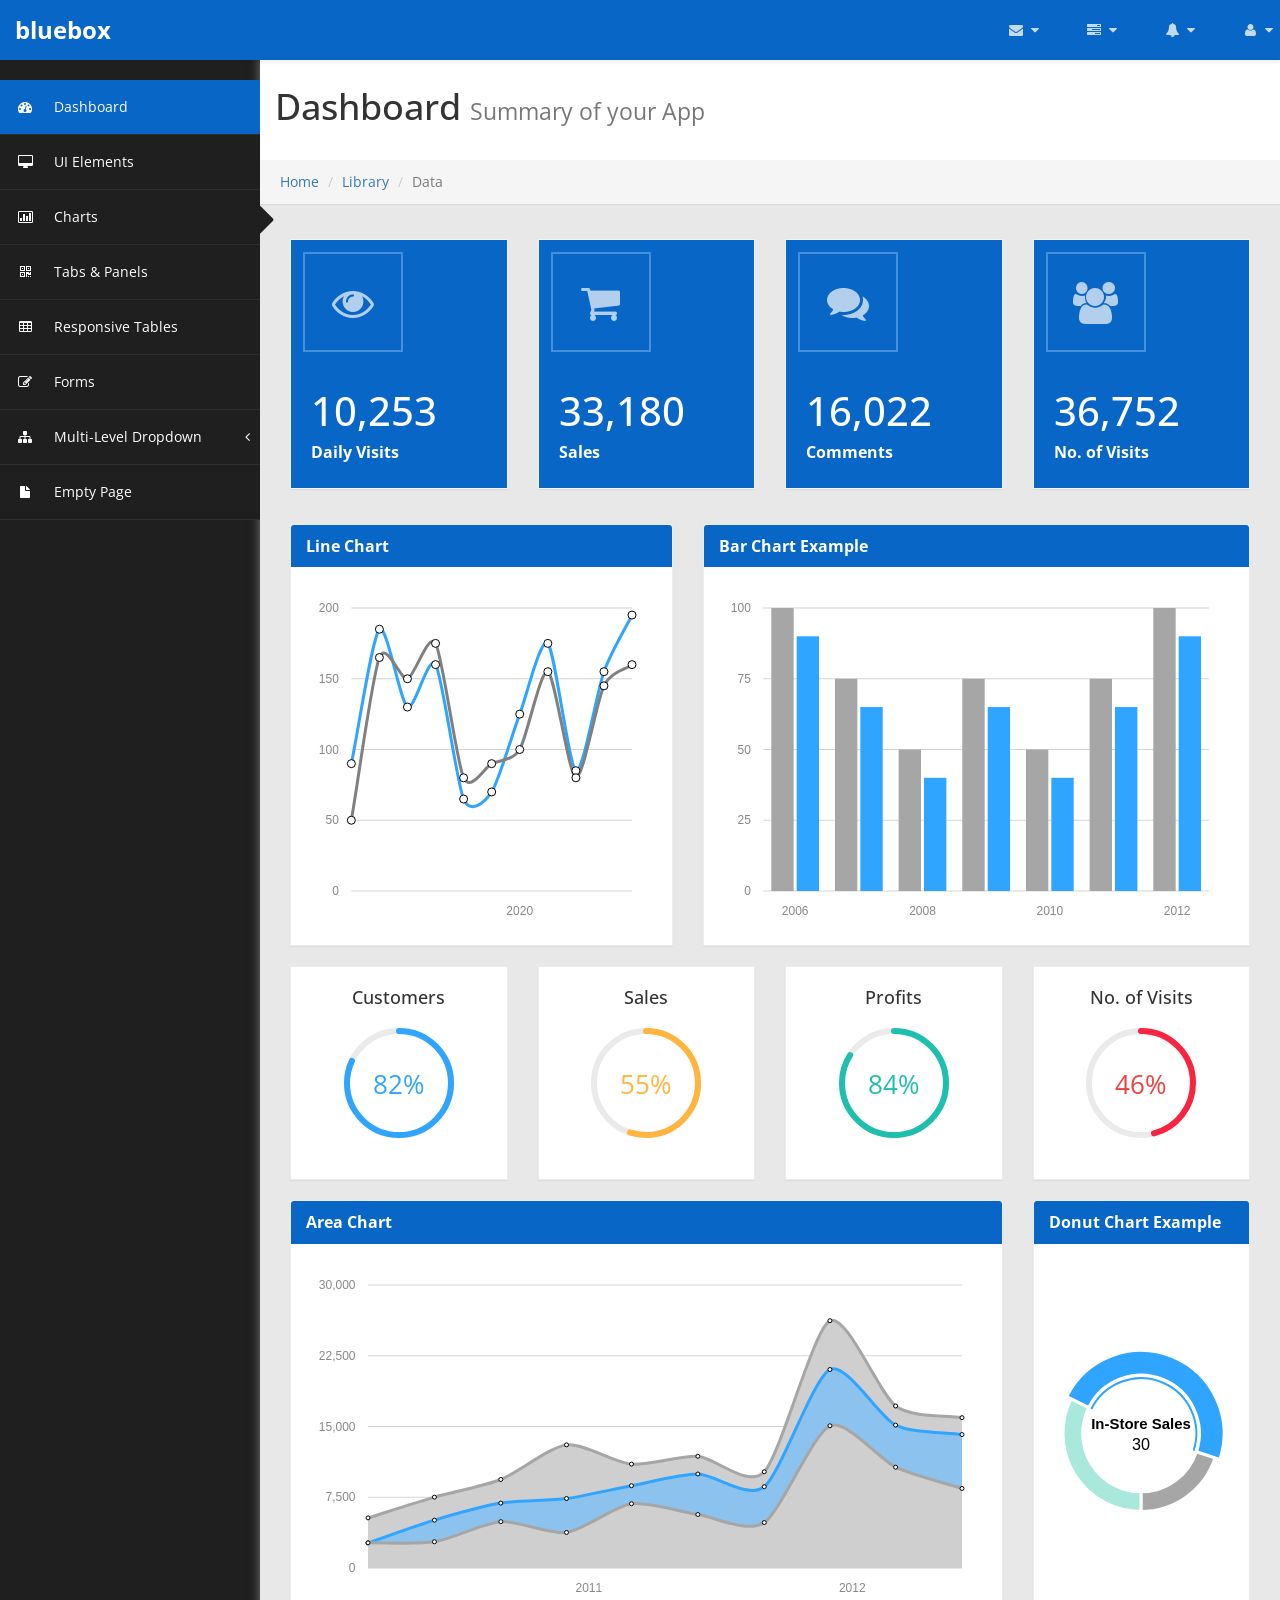
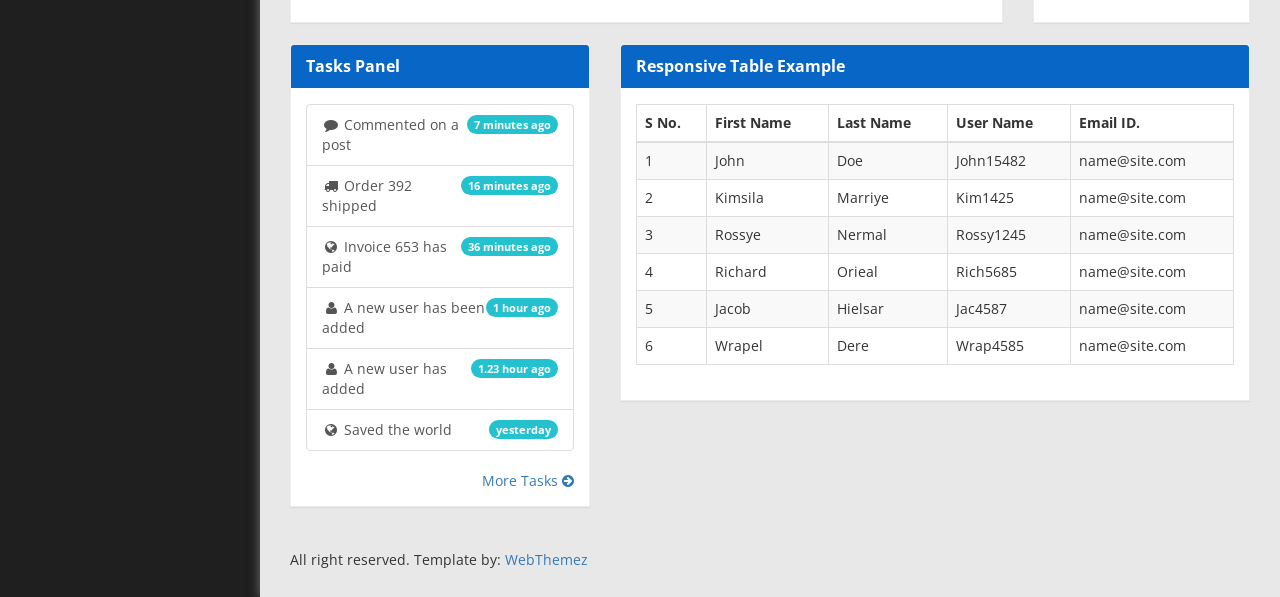
<file: MiClickDerechoApp/micd/index - Copia.html>
﻿<!DOCTYPE html>
<html xmlns="http://www.w3.org/1999/xhtml">

<head>
    <meta charset="utf-8" />
    <meta name="viewport" content="width=device-width, initial-scale=1.0" />
    <title>Bluebox Free Bootstrap Admin Template</title>
    <!-- Bootstrap Styles-->
    <link href="assets/css/bootstrap.css" rel="stylesheet" />
    <!-- FontAwesome Styles-->
    <link href="assets/css/font-awesome.css" rel="stylesheet" />
    <!-- Morris Chart Styles-->
    <link href="assets/js/morris/morris-0.4.3.min.css" rel="stylesheet" />
    <!-- Custom Styles-->
    <link href="assets/css/custom-styles.css" rel="stylesheet" />
    <!-- Google Fonts-->
    <link href='http://fonts.googleapis.com/css?family=Open+Sans' rel='stylesheet' type='text/css' />
    <link rel="stylesheet" href="assets/js/Lightweight-Chart/cssCharts.css"> 
</head>

<body>
    <div id="wrapper">
        <nav class="navbar navbar-default top-navbar" role="navigation">
            <div class="navbar-header">
                <button type="button" class="navbar-toggle" data-toggle="collapse" data-target=".sidebar-collapse">
                    <span class="sr-only">Toggle navigation</span>
                    <span class="icon-bar"></span>
                    <span class="icon-bar"></span>
                    <span class="icon-bar"></span>
                </button>
                <a class="navbar-brand" href="index.html"><strong>bluebox</strong></a>
            </div>

            <ul class="nav navbar-top-links navbar-right">
                <li class="dropdown">
                    <a class="dropdown-toggle" data-toggle="dropdown" href="#" aria-expanded="false">
                        <i class="fa fa-envelope fa-fw"></i> <i class="fa fa-caret-down"></i>
                    </a>
                    <ul class="dropdown-menu dropdown-messages">
                        <li>
                            <a href="#">
                                <div>
                                    <strong>John Doe</strong>
                                    <span class="pull-right text-muted">
                                        <em>Today</em>
                                    </span>
                                </div>
                                <div>Lorem Ipsum has been the industry's standard dummy text ever since the 1500s...</div>
                            </a>
                        </li>
                        <li class="divider"></li>
                        <li>
                            <a href="#">
                                <div>
                                    <strong>John Smith</strong>
                                    <span class="pull-right text-muted">
                                        <em>Yesterday</em>
                                    </span>
                                </div>
                                <div>Lorem Ipsum has been the industry's standard dummy text ever since an kwilnw...</div>
                            </a>
                        </li>
                        <li class="divider"></li>
                        <li>
                            <a href="#">
                                <div>
                                    <strong>John Smith</strong>
                                    <span class="pull-right text-muted">
                                        <em>Yesterday</em>
                                    </span>
                                </div>
                                <div>Lorem Ipsum has been the industry's standard dummy text ever since the...</div>
                            </a>
                        </li>
                        <li class="divider"></li>
                        <li>
                            <a class="text-center" href="#">
                                <strong>Read All Messages</strong>
                                <i class="fa fa-angle-right"></i>
                            </a>
                        </li>
                    </ul>
                    <!-- /.dropdown-messages -->
                </li>
                <!-- /.dropdown -->
                <li class="dropdown">
                    <a class="dropdown-toggle" data-toggle="dropdown" href="#" aria-expanded="false">
                        <i class="fa fa-tasks fa-fw"></i> <i class="fa fa-caret-down"></i>
                    </a>
                    <ul class="dropdown-menu dropdown-tasks">
                        <li>
                            <a href="#">
                                <div>
                                    <p>
                                        <strong>Task 1</strong>
                                        <span class="pull-right text-muted">60% Complete</span>
                                    </p>
                                    <div class="progress progress-striped active">
                                        <div class="progress-bar progress-bar-success" role="progressbar" aria-valuenow="60" aria-valuemin="0" aria-valuemax="100" style="width: 60%">
                                            <span class="sr-only">60% Complete (success)</span>
                                        </div>
                                    </div>
                                </div>
                            </a>
                        </li>
                        <li class="divider"></li>
                        <li>
                            <a href="#">
                                <div>
                                    <p>
                                        <strong>Task 2</strong>
                                        <span class="pull-right text-muted">28% Complete</span>
                                    </p>
                                    <div class="progress progress-striped active">
                                        <div class="progress-bar progress-bar-info" role="progressbar" aria-valuenow="28" aria-valuemin="0" aria-valuemax="100" style="width: 28%">
                                            <span class="sr-only">28% Complete</span>
                                        </div>
                                    </div>
                                </div>
                            </a>
                        </li>
                        <li class="divider"></li>
                        <li>
                            <a href="#">
                                <div>
                                    <p>
                                        <strong>Task 3</strong>
                                        <span class="pull-right text-muted">60% Complete</span>
                                    </p>
                                    <div class="progress progress-striped active">
                                        <div class="progress-bar progress-bar-warning" role="progressbar" aria-valuenow="60" aria-valuemin="0" aria-valuemax="100" style="width: 60%">
                                            <span class="sr-only">60% Complete (warning)</span>
                                        </div>
                                    </div>
                                </div>
                            </a>
                        </li>
                        <li class="divider"></li>
                        <li>
                            <a href="#">
                                <div>
                                    <p>
                                        <strong>Task 4</strong>
                                        <span class="pull-right text-muted">85% Complete</span>
                                    </p>
                                    <div class="progress progress-striped active">
                                        <div class="progress-bar progress-bar-danger" role="progressbar" aria-valuenow="85" aria-valuemin="0" aria-valuemax="100" style="width: 85%">
                                            <span class="sr-only">85% Complete (danger)</span>
                                        </div>
                                    </div>
                                </div>
                            </a>
                        </li>
                        <li class="divider"></li>
                        <li>
                            <a class="text-center" href="#">
                                <strong>See All Tasks</strong>
                                <i class="fa fa-angle-right"></i>
                            </a>
                        </li>
                    </ul>
                    <!-- /.dropdown-tasks -->
                </li>
                <!-- /.dropdown -->
                <li class="dropdown">
                    <a class="dropdown-toggle" data-toggle="dropdown" href="#" aria-expanded="false">
                        <i class="fa fa-bell fa-fw"></i> <i class="fa fa-caret-down"></i>
                    </a>
                    <ul class="dropdown-menu dropdown-alerts">
                        <li>
                            <a href="#">
                                <div>
                                    <i class="fa fa-comment fa-fw"></i> New Comment
                                    <span class="pull-right text-muted small">4 min</span>
                                </div>
                            </a>
                        </li>
                        <li class="divider"></li>
                        <li>
                            <a href="#">
                                <div>
                                    <i class="fa fa-twitter fa-fw"></i> 3 New Followers
                                    <span class="pull-right text-muted small">12 min</span>
                                </div>
                            </a>
                        </li>
                        <li class="divider"></li>
                        <li>
                            <a href="#">
                                <div>
                                    <i class="fa fa-envelope fa-fw"></i> Message Sent
                                    <span class="pull-right text-muted small">4 min</span>
                                </div>
                            </a>
                        </li>
                        <li class="divider"></li>
                        <li>
                            <a href="#">
                                <div>
                                    <i class="fa fa-tasks fa-fw"></i> New Task
                                    <span class="pull-right text-muted small">4 min</span>
                                </div>
                            </a>
                        </li>
                        <li class="divider"></li>
                        <li>
                            <a href="#">
                                <div>
                                    <i class="fa fa-upload fa-fw"></i> Server Rebooted
                                    <span class="pull-right text-muted small">4 min</span>
                                </div>
                            </a>
                        </li>
                        <li class="divider"></li>
                        <li>
                            <a class="text-center" href="#">
                                <strong>See All Alerts</strong>
                                <i class="fa fa-angle-right"></i>
                            </a>
                        </li>
                    </ul>
                    <!-- /.dropdown-alerts -->
                </li>
                <!-- /.dropdown -->
                <li class="dropdown">
                    <a class="dropdown-toggle" data-toggle="dropdown" href="#" aria-expanded="false">
                        <i class="fa fa-user fa-fw"></i> <i class="fa fa-caret-down"></i>
                    </a>
                    <ul class="dropdown-menu dropdown-user">
                        <li><a href="#"><i class="fa fa-user fa-fw"></i> User Profile</a>
                        </li>
                        <li><a href="#"><i class="fa fa-gear fa-fw"></i> Settings</a>
                        </li>
                        <li class="divider"></li>
                        <li><a href="#"><i class="fa fa-sign-out fa-fw"></i> Logout</a>
                        </li>
                    </ul>
                    <!-- /.dropdown-user -->
                </li>
                <!-- /.dropdown -->
            </ul>
        </nav>
        <!--/. NAV TOP  -->
        <nav class="navbar-default navbar-side" role="navigation">
		<div id="sideNav" href=""><i class="fa fa-caret-right"></i></div>
            <div class="sidebar-collapse">
                <ul class="nav" id="main-menu">

                    <li>
                        <a class="active-menu" href="index.html"><i class="fa fa-dashboard"></i> Dashboard</a>
                    </li>
                    <li>
                        <a href="ui-elements.html"><i class="fa fa-desktop"></i> UI Elements</a>
                    </li>
					<li>
                        <a href="chart.html"><i class="fa fa-bar-chart-o"></i> Charts</a>
                    </li>
                    <li>
                        <a href="tab-panel.html"><i class="fa fa-qrcode"></i> Tabs & Panels</a>
                    </li>
                    
                    <li>
                        <a href="table.html"><i class="fa fa-table"></i> Responsive Tables</a>
                    </li>
                    <li>
                        <a href="form.html"><i class="fa fa-edit"></i> Forms </a>
                    </li>


                    <li>
                        <a href="#"><i class="fa fa-sitemap"></i> Multi-Level Dropdown<span class="fa arrow"></span></a>
                        <ul class="nav nav-second-level">
                            <li>
                                <a href="#">Second Level Link</a>
                            </li>
                            <li>
                                <a href="#">Second Level Link</a>
                            </li>
                            <li>
                                <a href="#">Second Level Link<span class="fa arrow"></span></a>
                                <ul class="nav nav-third-level">
                                    <li>
                                        <a href="#">Third Level Link</a>
                                    </li>
                                    <li>
                                        <a href="#">Third Level Link</a>
                                    </li>
                                    <li>
                                        <a href="#">Third Level Link</a>
                                    </li>

                                </ul>

                            </li>
                        </ul>
                    </li>
                    <li>
                        <a href="empty.html"><i class="fa fa-fw fa-file"></i> Empty Page</a>
                    </li>
                </ul>

            </div>

        </nav>
        <!-- /. NAV SIDE  -->
      
		<div id="page-wrapper">
		  <div class="header"> 
                        <h1 class="page-header">
                            Dashboard <small>Summary of your App</small>
                        </h1>
						<ol class="breadcrumb">
					  <li><a href="#">Home</a></li>
					  <li><a href="#">Library</a></li>
					  <li class="active">Data</li>
					</ol> 
									
		</div>
            <div id="page-inner">

                <!-- /. ROW  -->

                <div class="row">
                    <div class="col-md-3 col-sm-12 col-xs-12">
                        <div class="panel panel-primary text-center no-boder blue">
                            <div class="panel-left pull-left blue">
                                <i class="fa fa-eye fa-5x"></i>
                                
                            </div>
                            <div class="panel-right">
								<h3>10,253</h3>
                               <strong> Daily Visits</strong>
                            </div>
                        </div>
                    </div>
                    <div class="col-md-3 col-sm-12 col-xs-12">
                        <div class="panel panel-primary text-center no-boder blue">
                              <div class="panel-left pull-left blue">
                                <i class="fa fa-shopping-cart fa-5x"></i>
								</div>
                                
                            <div class="panel-right">
							<h3>33,180 </h3>
                               <strong> Sales</strong>

                            </div>
                        </div>
                    </div>
                    <div class="col-md-3 col-sm-12 col-xs-12">
                        <div class="panel panel-primary text-center no-boder blue">
                            <div class="panel-left pull-left blue">
                                <i class="fa fa fa-comments fa-5x"></i>
                               
                            </div>
                            <div class="panel-right">
							 <h3>16,022 </h3>
                               <strong> Comments </strong>

                            </div>
                        </div>
                    </div>
                    <div class="col-md-3 col-sm-12 col-xs-12">
                        <div class="panel panel-primary text-center no-boder blue">
                            <div class="panel-left pull-left blue">
                                <i class="fa fa-users fa-5x"></i>
                                
                            </div>
                            <div class="panel-right">
							<h3>36,752 </h3>
                             <strong>No. of Visits</strong>

                            </div>
                        </div>
                    </div>
                </div>
				
				<div class="row">
				<div class="col-md-5">
						<div class="panel panel-default">
						<div class="panel-heading">
							Line Chart
						</div>
						<div class="panel-body">
							<div id="morris-line-chart"></div>
						</div>						
					</div>   
					</div>		
					
						<div class="col-md-7">
					<div class="panel panel-default">
					<div class="panel-heading">
                                Bar Chart Example
                            </div>
                            <div class="panel-body">
                                <div id="morris-bar-chart"></div>
                            </div>
						
					</div>  
					</div>
					
				</div> 
			 
				
			
		<div class="row">
			<div class="col-xs-6 col-md-3">
				<div class="panel panel-default">
					<div class="panel-body easypiechart-panel">
						<h4>Customers</h4>
						<div class="easypiechart" id="easypiechart-blue" data-percent="82" ><span class="percent">82%</span>
						</div>
					</div>
				</div>
			</div>
			<div class="col-xs-6 col-md-3">
				<div class="panel panel-default">
					<div class="panel-body easypiechart-panel">
						<h4>Sales</h4>
						<div class="easypiechart" id="easypiechart-orange" data-percent="55" ><span class="percent">55%</span>
						</div>
					</div>
				</div>
			</div>
			<div class="col-xs-6 col-md-3">
				<div class="panel panel-default">
					<div class="panel-body easypiechart-panel">
						<h4>Profits</h4>
						<div class="easypiechart" id="easypiechart-teal" data-percent="84" ><span class="percent">84%</span>
						</div>
					</div>
				</div>
			</div>
			<div class="col-xs-6 col-md-3">
				<div class="panel panel-default">
					<div class="panel-body easypiechart-panel">
						<h4>No. of Visits</h4>
						<div class="easypiechart" id="easypiechart-red" data-percent="46" ><span class="percent">46%</span>
						</div>
					</div>
				</div>
			</div>
		</div><!--/.row-->
			
				
                <div class="row">
                    <div class="col-md-9 col-sm-12 col-xs-12">
                        <div class="panel panel-default">                            
							<div class="panel-heading">
							Area Chart
						</div>
						<div class="panel-body">
							<div id="morris-area-chart"></div>
						</div>
                        </div>
                    </div>
                    <div class="col-md-3 col-sm-12 col-xs-12">
                        <div class="panel panel-default">
                            <div class="panel-heading">
                                Donut Chart Example
                            </div>
                            <div class="panel-body">
                                <div id="morris-donut-chart"></div>
                            </div>
                        </div>
                    </div>

                </div>
				<div class="row">
				<div class="col-md-12">
				
					</div>		
				</div> 	
                <!-- /. ROW  -->

	   
				
				
				
                <div class="row">
                    <div class="col-md-4 col-sm-12 col-xs-12">
                        <div class="panel panel-default">
                            <div class="panel-heading">
                                Tasks Panel
                            </div>
                            <div class="panel-body">
                                <div class="list-group">

                                    <a href="#" class="list-group-item">
                                        <span class="badge">7 minutes ago</span>
                                        <i class="fa fa-fw fa-comment"></i> Commented on a post
                                    </a>
                                    <a href="#" class="list-group-item">
                                        <span class="badge">16 minutes ago</span>
                                        <i class="fa fa-fw fa-truck"></i> Order 392 shipped
                                    </a>
                                    <a href="#" class="list-group-item">
                                        <span class="badge">36 minutes ago</span>
                                        <i class="fa fa-fw fa-globe"></i> Invoice 653 has paid
                                    </a>
                                    <a href="#" class="list-group-item">
                                        <span class="badge">1 hour ago</span>
                                        <i class="fa fa-fw fa-user"></i> A new user has been added
                                    </a>
                                    <a href="#" class="list-group-item">
                                        <span class="badge">1.23 hour ago</span>
                                        <i class="fa fa-fw fa-user"></i> A new user has added
                                    </a>
                                    <a href="#" class="list-group-item">
                                        <span class="badge">yesterday</span>
                                        <i class="fa fa-fw fa-globe"></i> Saved the world
                                    </a>
                                </div>
                                <div class="text-right">
                                    <a href="#">More Tasks <i class="fa fa-arrow-circle-right"></i></a>
                                </div>
                            </div>
                        </div>

                    </div>
                    <div class="col-md-8 col-sm-12 col-xs-12">

                        <div class="panel panel-default">
                            <div class="panel-heading">
                                Responsive Table Example
                            </div> 
                            <div class="panel-body">
                                <div class="table-responsive">
                                    <table class="table table-striped table-bordered table-hover">
                                        <thead>
                                            <tr>
                                                <th>S No.</th>
                                                <th>First Name</th>
                                                <th>Last Name</th>
                                                <th>User Name</th>
                                                <th>Email ID.</th>
                                            </tr>
                                        </thead>
                                        <tbody>
                                            <tr>
                                                <td>1</td>
                                                <td>John</td>
                                                <td>Doe</td>
                                                <td>John15482</td>
                                                <td>name@site.com</td>
                                            </tr>
                                            <tr>
                                                <td>2</td>
                                                <td>Kimsila</td>
                                                <td>Marriye</td>
                                                <td>Kim1425</td>
                                                <td>name@site.com</td>
                                            </tr>
                                            <tr>
                                                <td>3</td>
                                                <td>Rossye</td>
                                                <td>Nermal</td>
                                                <td>Rossy1245</td>
                                                <td>name@site.com</td>
                                            </tr>
                                            <tr>
                                                <td>4</td>
                                                <td>Richard</td>
                                                <td>Orieal</td>
                                                <td>Rich5685</td>
                                                <td>name@site.com</td>
                                            </tr>
                                            <tr>
                                                <td>5</td>
                                                <td>Jacob</td>
                                                <td>Hielsar</td>
                                                <td>Jac4587</td>
                                                <td>name@site.com</td>
                                            </tr>
                                            <tr>
                                                <td>6</td>
                                                <td>Wrapel</td>
                                                <td>Dere</td>
                                                <td>Wrap4585</td>
                                                <td>name@site.com</td>
                                            </tr>

                                        </tbody>
                                    </table>
                                </div>
                            </div>
                        </div>

                    </div>
                </div>
                <!-- /. ROW  -->
			
		
				<footer><p>All right reserved. Template by: <a href="http://webthemez.com">WebThemez</a></p>
				
        
				</footer>
            </div>
            <!-- /. PAGE INNER  -->
        </div>
        <!-- /. PAGE WRAPPER  -->
    </div>
    <!-- /. WRAPPER  -->
    <!-- JS Scripts-->
    <!-- jQuery Js -->
    <script src="assets/js/jquery-1.10.2.js"></script>
    <!-- Bootstrap Js -->
    <script src="assets/js/bootstrap.min.js"></script>
	 
    <!-- Metis Menu Js -->
    <script src="assets/js/jquery.metisMenu.js"></script>
    <!-- Morris Chart Js -->
    <script src="assets/js/morris/raphael-2.1.0.min.js"></script>
    <script src="assets/js/morris/morris.js"></script>
	
	
	<script src="assets/js/easypiechart.js"></script>
	<script src="assets/js/easypiechart-data.js"></script>
	
	 <script src="assets/js/Lightweight-Chart/jquery.chart.js"></script>
	
    <!-- Custom Js -->
    <script src="assets/js/custom-scripts.js"></script>

      <script>
    
      </script>

</body>

</html>
</file>
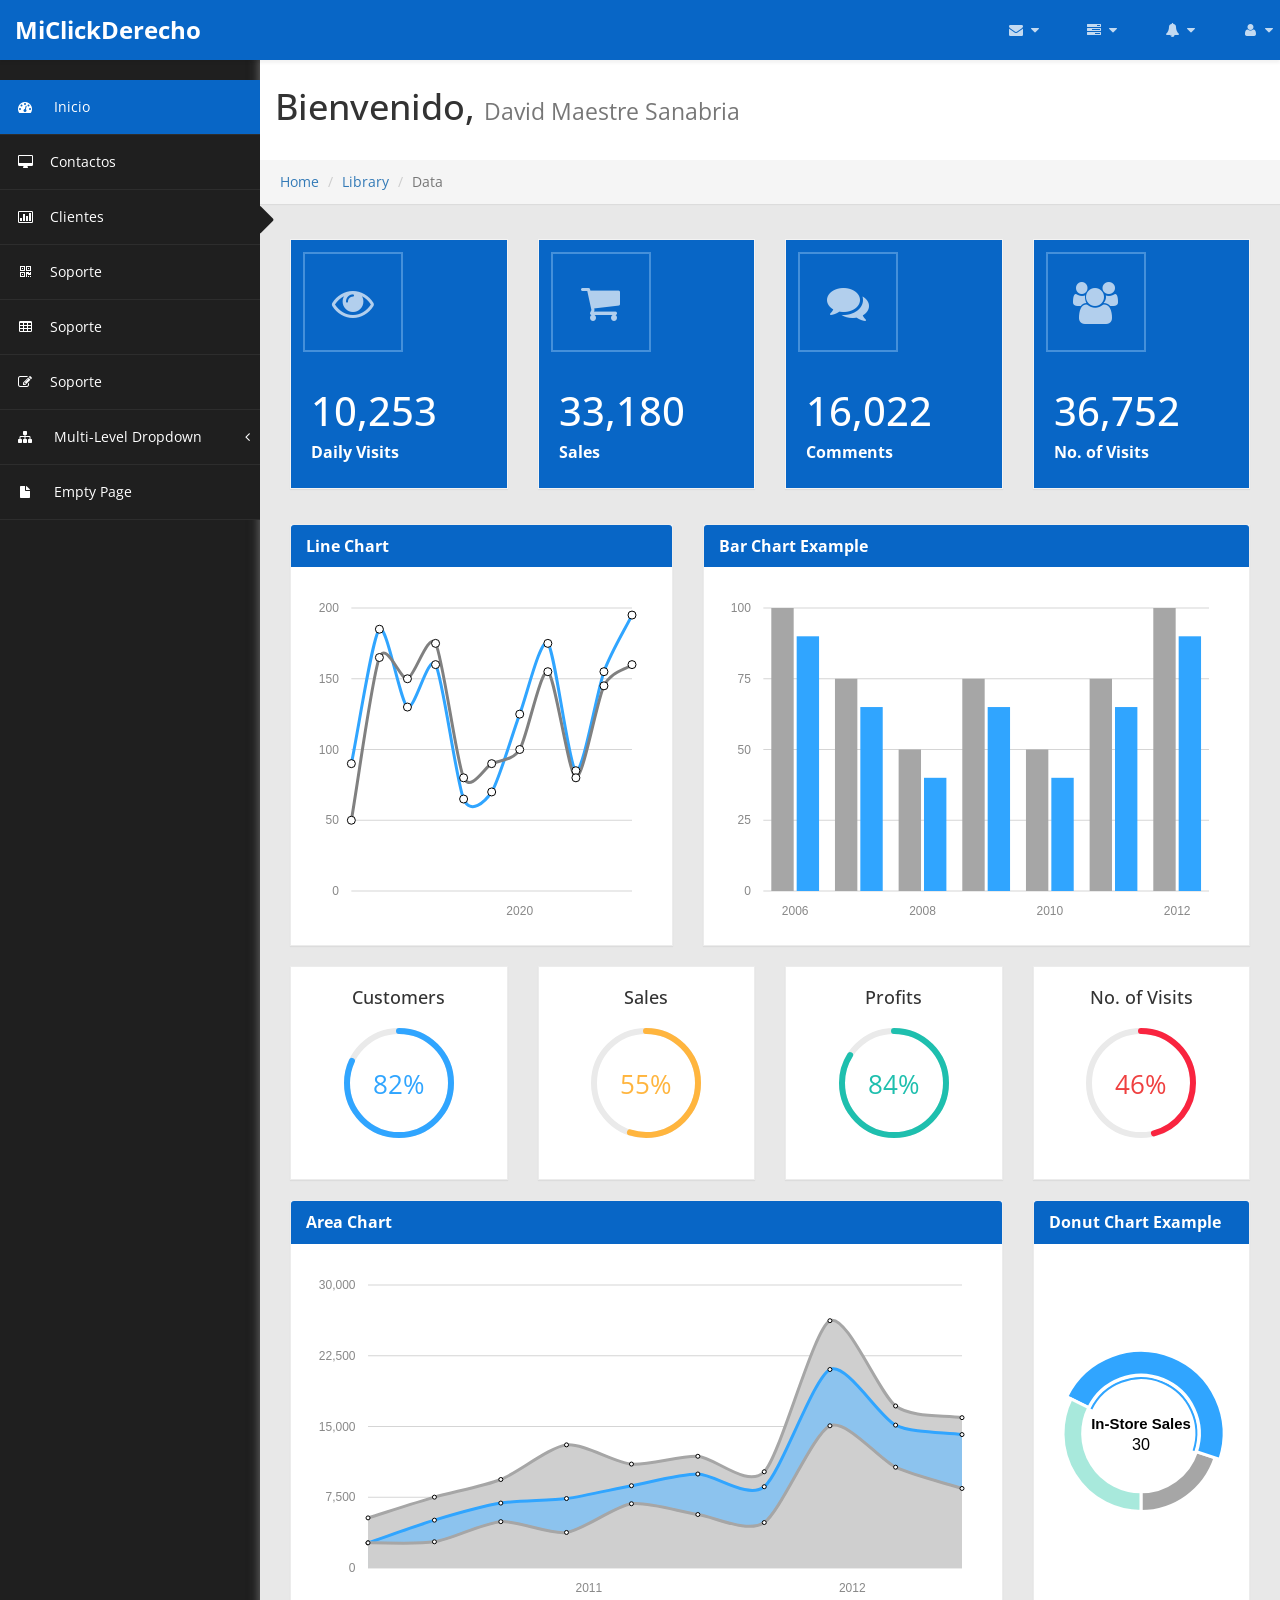
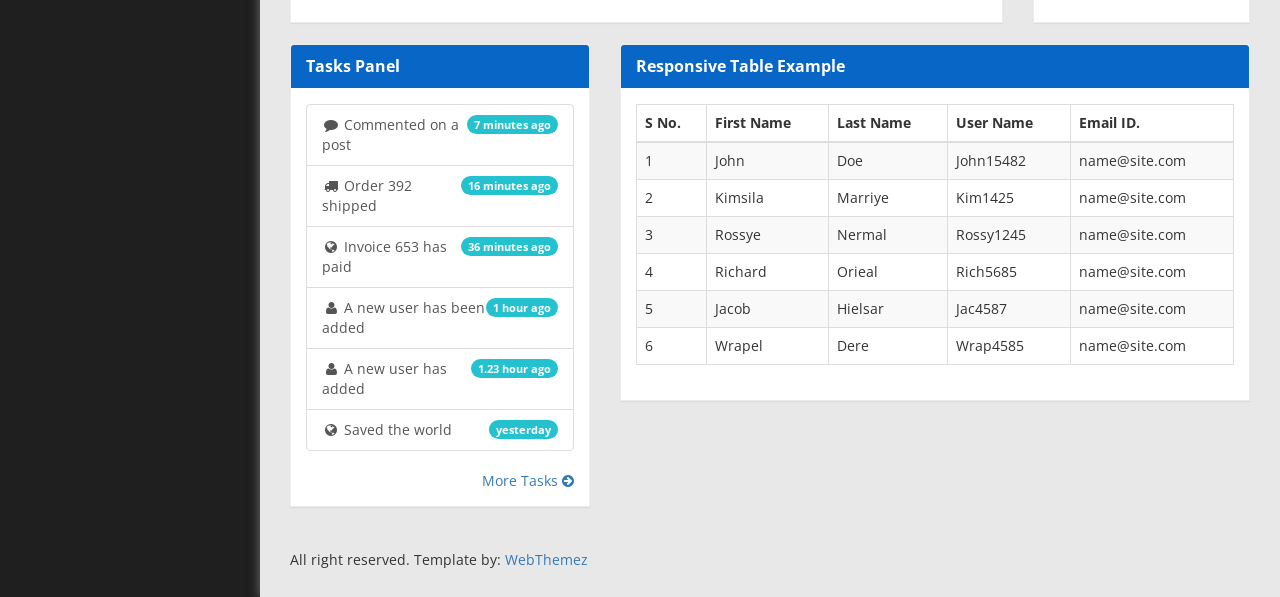
<file: MiClickDerechoApp/micd/indextemp.html>
﻿<!DOCTYPE html>
<html xmlns="http://www.w3.org/1999/xhtml">

<head>
    <meta charset="utf-8" />
    <meta name="viewport" content="width=device-width, initial-scale=1.0" />
    <title>Panel de Administración MiClickDerecho</title>
    <!-- Bootstrap Styles-->
    <link href="assets/css/bootstrap.css" rel="stylesheet" />
    <!-- FontAwesome Styles-->
    <link href="assets/css/font-awesome.css" rel="stylesheet" />
    <!-- Morris Chart Styles-->
    <link href="assets/js/morris/morris-0.4.3.min.css" rel="stylesheet" />
    <!-- Custom Styles-->
    <link href="assets/css/custom-styles.css" rel="stylesheet" />
    <!-- Google Fonts-->
    <link href='http://fonts.googleapis.com/css?family=Open+Sans' rel='stylesheet' type='text/css' />
    <link rel="stylesheet" href="assets/js/Lightweight-Chart/cssCharts.css"> 
</head>

<body>
    <div id="wrapper">
        <nav class="navbar navbar-default top-navbar" role="navigation">
            <div class="navbar-header">
                <button type="button" class="navbar-toggle" data-toggle="collapse" data-target=".sidebar-collapse">
                    <span class="sr-only">Toggle navigation</span>
                    <span class="icon-bar"></span>
                    <span class="icon-bar"></span>
                    <span class="icon-bar"></span>
                </button>
                <a class="navbar-brand" href="index.html"><strong>MiClickDerecho</strong></a>
            </div>

            <ul class="nav navbar-top-links navbar-right">
                <li class="dropdown">
                    <a class="dropdown-toggle" data-toggle="dropdown" href="#" aria-expanded="false">
                        <i class="fa fa-envelope fa-fw"></i> <i class="fa fa-caret-down"></i>
                    </a>
                    <ul class="dropdown-menu dropdown-messages">
                        <li>
                            <a href="#">
                                <div>
                                    <strong>John Doe</strong>
                                    <span class="pull-right text-muted">
                                        <em>Today</em>
                                    </span>
                                </div>
                                <div>Lorem Ipsum has been the industry's standard dummy text ever since the 1500s...</div>
                            </a>
                        </li>
                        <li class="divider"></li>
                        <li>
                            <a href="#">
                                <div>
                                    <strong>John Smith</strong>
                                    <span class="pull-right text-muted">
                                        <em>Yesterday</em>
                                    </span>
                                </div>
                                <div>Lorem Ipsum has been the industry's standard dummy text ever since an kwilnw...</div>
                            </a>
                        </li>
                        <li class="divider"></li>
                        <li>
                            <a href="#">
                                <div>
                                    <strong>John Smith</strong>
                                    <span class="pull-right text-muted">
                                        <em>Yesterday</em>
                                    </span>
                                </div>
                                <div>Lorem Ipsum has been the industry's standard dummy text ever since the...</div>
                            </a>
                        </li>
                        <li class="divider"></li>
                        <li>
                            <a class="text-center" href="#">
                                <strong>Read All Messages</strong>
                                <i class="fa fa-angle-right"></i>
                            </a>
                        </li>
                    </ul>
                    <!-- /.dropdown-messages -->
                </li>
                <!-- /.dropdown -->
                <li class="dropdown">
                    <a class="dropdown-toggle" data-toggle="dropdown" href="#" aria-expanded="false">
                        <i class="fa fa-tasks fa-fw"></i> <i class="fa fa-caret-down"></i>
                    </a>
                    <ul class="dropdown-menu dropdown-tasks">
                        <li>
                            <a href="#">
                                <div>
                                    <p>
                                        <strong>Task 1</strong>
                                        <span class="pull-right text-muted">60% Complete</span>
                                    </p>
                                    <div class="progress progress-striped active">
                                        <div class="progress-bar progress-bar-success" role="progressbar" aria-valuenow="60" aria-valuemin="0" aria-valuemax="100" style="width: 60%">
                                            <span class="sr-only">60% Complete (success)</span>
                                        </div>
                                    </div>
                                </div>
                            </a>
                        </li>
                        <li class="divider"></li>
                        <li>
                            <a href="#">
                                <div>
                                    <p>
                                        <strong>Task 2</strong>
                                        <span class="pull-right text-muted">28% Complete</span>
                                    </p>
                                    <div class="progress progress-striped active">
                                        <div class="progress-bar progress-bar-info" role="progressbar" aria-valuenow="28" aria-valuemin="0" aria-valuemax="100" style="width: 28%">
                                            <span class="sr-only">28% Complete</span>
                                        </div>
                                    </div>
                                </div>
                            </a>
                        </li>
                        <li class="divider"></li>
                        <li>
                            <a href="#">
                                <div>
                                    <p>
                                        <strong>Task 3</strong>
                                        <span class="pull-right text-muted">60% Complete</span>
                                    </p>
                                    <div class="progress progress-striped active">
                                        <div class="progress-bar progress-bar-warning" role="progressbar" aria-valuenow="60" aria-valuemin="0" aria-valuemax="100" style="width: 60%">
                                            <span class="sr-only">60% Complete (warning)</span>
                                        </div>
                                    </div>
                                </div>
                            </a>
                        </li>
                        <li class="divider"></li>
                        <li>
                            <a href="#">
                                <div>
                                    <p>
                                        <strong>Task 4</strong>
                                        <span class="pull-right text-muted">85% Complete</span>
                                    </p>
                                    <div class="progress progress-striped active">
                                        <div class="progress-bar progress-bar-danger" role="progressbar" aria-valuenow="85" aria-valuemin="0" aria-valuemax="100" style="width: 85%">
                                            <span class="sr-only">85% Complete (danger)</span>
                                        </div>
                                    </div>
                                </div>
                            </a>
                        </li>
                        <li class="divider"></li>
                        <li>
                            <a class="text-center" href="#">
                                <strong>See All Tasks</strong>
                                <i class="fa fa-angle-right"></i>
                            </a>
                        </li>
                    </ul>
                    <!-- /.dropdown-tasks -->
                </li>
                <!-- /.dropdown -->
                <li class="dropdown">
                    <a class="dropdown-toggle" data-toggle="dropdown" href="#" aria-expanded="false">
                        <i class="fa fa-bell fa-fw"></i> <i class="fa fa-caret-down"></i>
                    </a>
                    <ul class="dropdown-menu dropdown-alerts">
                        <li>
                            <a href="#">
                                <div>
                                    <i class="fa fa-comment fa-fw"></i> New Comment
                                    <span class="pull-right text-muted small">4 min</span>
                                </div>
                            </a>
                        </li>
                        <li class="divider"></li>
                        <li>
                            <a href="#">
                                <div>
                                    <i class="fa fa-twitter fa-fw"></i> 3 New Followers
                                    <span class="pull-right text-muted small">12 min</span>
                                </div>
                            </a>
                        </li>
                        <li class="divider"></li>
                        <li>
                            <a href="#">
                                <div>
                                    <i class="fa fa-envelope fa-fw"></i> Message Sent
                                    <span class="pull-right text-muted small">4 min</span>
                                </div>
                            </a>
                        </li>
                        <li class="divider"></li>
                        <li>
                            <a href="#">
                                <div>
                                    <i class="fa fa-tasks fa-fw"></i> New Task
                                    <span class="pull-right text-muted small">4 min</span>
                                </div>
                            </a>
                        </li>
                        <li class="divider"></li>
                        <li>
                            <a href="#">
                                <div>
                                    <i class="fa fa-upload fa-fw"></i> Server Rebooted
                                    <span class="pull-right text-muted small">4 min</span>
                                </div>
                            </a>
                        </li>
                        <li class="divider"></li>
                        <li>
                            <a class="text-center" href="#">
                                <strong>See All Alerts</strong>
                                <i class="fa fa-angle-right"></i>
                            </a>
                        </li>
                    </ul>
                    <!-- /.dropdown-alerts -->
                </li>
                <!-- /.dropdown -->
                <li class="dropdown">
                    <a class="dropdown-toggle" data-toggle="dropdown" href="#" aria-expanded="false">
                        <i class="fa fa-user fa-fw"></i> <i class="fa fa-caret-down"></i>
                    </a>
                    <ul class="dropdown-menu dropdown-user">
                        <li><a href="#"><i class="fa fa-user fa-fw"></i> User Profile</a>
                        </li>
                        <li><a href="#"><i class="fa fa-gear fa-fw"></i> Settings</a>
                        </li>
                        <li class="divider"></li>
                        <li><a href="#"><i class="fa fa-sign-out fa-fw"></i> Logout</a>
                        </li>
                    </ul>
                    <!-- /.dropdown-user -->
                </li>
                <!-- /.dropdown -->
            </ul>
        </nav>
        <!--/. NAV TOP  -->
        <nav class="navbar-default navbar-side" role="navigation">
		<div id="sideNav" href=""><i class="fa fa-caret-right"></i></div>
            <div class="sidebar-collapse">
                <ul class="nav" id="main-menu">

                    <li>
                        <a class="active-menu" href="index.html"><i class="fa fa-dashboard"></i> Inicio</a>
                    </li>
                    <li>
                        <a href="ui-elements.html"><i class="fa fa-desktop"></i>Contactos</a>
                    </li>
					<li>
                        <a href="chart.html"><i class="fa fa-bar-chart-o"></i>Clientes</a>
                    </li>
                    <li>
                        <a href="tab-panel.html"><i class="fa fa-qrcode"></i>Soporte</a>
                    </li>
                    
                    <li>
                        <a href="table.html"><i class="fa fa-table"></i>Soporte</a>
                    </li>
                    <li>
                        <a href="form.html"><i class="fa fa-edit"></i>Soporte</a>
                    </li>


                    <li>
                        <a href="#"><i class="fa fa-sitemap"></i> Multi-Level Dropdown<span class="fa arrow"></span></a>
                        <ul class="nav nav-second-level">
                            <li>
                                <a href="#">Second Level Link</a>
                            </li>
                            <li>
                                <a href="#">Second Level Link</a>
                            </li>
                            <li>
                                <a href="#">Second Level Link<span class="fa arrow"></span></a>
                                <ul class="nav nav-third-level">
                                    <li>
                                        <a href="#">Third Level Link</a>
                                    </li>
                                    <li>
                                        <a href="#">Third Level Link</a>
                                    </li>
                                    <li>
                                        <a href="#">Third Level Link</a>
                                    </li>

                                </ul>

                            </li>
                        </ul>
                    </li>
                    <li>
                        <a href="empty.html"><i class="fa fa-fw fa-file"></i> Empty Page</a>
                    </li>
                </ul>

            </div>

        </nav>
        <!-- /. NAV SIDE  -->
      
		<div id="page-wrapper">
		  <div class="header"> 
                        <h1 class="page-header">
                            Bienvenido, <small>David Maestre Sanabria</small>
                        </h1>
						<ol class="breadcrumb">
					  <li><a href="#">Home</a></li>
					  <li><a href="#">Library</a></li>
					  <li class="active">Data</li>
					</ol> 
									
		</div>
            <div id="page-inner">

                <!-- /. ROW  -->

                <div class="row">
                    <div class="col-md-3 col-sm-12 col-xs-12">
                        <div class="panel panel-primary text-center no-boder blue">
                            <div class="panel-left pull-left blue">
                                <i class="fa fa-eye fa-5x"></i>
                                
                            </div>
                            <div class="panel-right">
								<h3>10,253</h3>
                               <strong> Daily Visits</strong>
                            </div>
                        </div>
                    </div>
                    <div class="col-md-3 col-sm-12 col-xs-12">
                        <div class="panel panel-primary text-center no-boder blue">
                              <div class="panel-left pull-left blue">
                                <i class="fa fa-shopping-cart fa-5x"></i>
								</div>
                                
                            <div class="panel-right">
							<h3>33,180 </h3>
                               <strong> Sales</strong>

                            </div>
                        </div>
                    </div>
                    <div class="col-md-3 col-sm-12 col-xs-12">
                        <div class="panel panel-primary text-center no-boder blue">
                            <div class="panel-left pull-left blue">
                                <i class="fa fa fa-comments fa-5x"></i>
                               
                            </div>
                            <div class="panel-right">
							 <h3>16,022 </h3>
                               <strong> Comments </strong>

                            </div>
                        </div>
                    </div>
                    <div class="col-md-3 col-sm-12 col-xs-12">
                        <div class="panel panel-primary text-center no-boder blue">
                            <div class="panel-left pull-left blue">
                                <i class="fa fa-users fa-5x"></i>
                                
                            </div>
                            <div class="panel-right">
							<h3>36,752 </h3>
                             <strong>No. of Visits</strong>

                            </div>
                        </div>
                    </div>
                </div>
				
				<div class="row">
				<div class="col-md-5">
						<div class="panel panel-default">
						<div class="panel-heading">
							Line Chart
						</div>
						<div class="panel-body">
							<div id="morris-line-chart"></div>
						</div>						
					</div>   
					</div>		
					
						<div class="col-md-7">
					<div class="panel panel-default">
					<div class="panel-heading">
                                Bar Chart Example
                            </div>
                            <div class="panel-body">
                                <div id="morris-bar-chart"></div>
                            </div>
						
					</div>  
					</div>
					
				</div> 
			 
				
			
		<div class="row">
			<div class="col-xs-6 col-md-3">
				<div class="panel panel-default">
					<div class="panel-body easypiechart-panel">
						<h4>Customers</h4>
						<div class="easypiechart" id="easypiechart-blue" data-percent="82" ><span class="percent">82%</span>
						</div>
					</div>
				</div>
			</div>
			<div class="col-xs-6 col-md-3">
				<div class="panel panel-default">
					<div class="panel-body easypiechart-panel">
						<h4>Sales</h4>
						<div class="easypiechart" id="easypiechart-orange" data-percent="55" ><span class="percent">55%</span>
						</div>
					</div>
				</div>
			</div>
			<div class="col-xs-6 col-md-3">
				<div class="panel panel-default">
					<div class="panel-body easypiechart-panel">
						<h4>Profits</h4>
						<div class="easypiechart" id="easypiechart-teal" data-percent="84" ><span class="percent">84%</span>
						</div>
					</div>
				</div>
			</div>
			<div class="col-xs-6 col-md-3">
				<div class="panel panel-default">
					<div class="panel-body easypiechart-panel">
						<h4>No. of Visits</h4>
						<div class="easypiechart" id="easypiechart-red" data-percent="46" ><span class="percent">46%</span>
						</div>
					</div>
				</div>
			</div>
		</div><!--/.row-->
			
				
                <div class="row">
                    <div class="col-md-9 col-sm-12 col-xs-12">
                        <div class="panel panel-default">                            
							<div class="panel-heading">
							Area Chart
						</div>
						<div class="panel-body">
							<div id="morris-area-chart"></div>
						</div>
                        </div>
                    </div>
                    <div class="col-md-3 col-sm-12 col-xs-12">
                        <div class="panel panel-default">
                            <div class="panel-heading">
                                Donut Chart Example
                            </div>
                            <div class="panel-body">
                                <div id="morris-donut-chart"></div>
                            </div>
                        </div>
                    </div>

                </div>
				<div class="row">
				<div class="col-md-12">
				
					</div>		
				</div> 	
                <!-- /. ROW  -->

	   
				
				
				
                <div class="row">
                    <div class="col-md-4 col-sm-12 col-xs-12">
                        <div class="panel panel-default">
                            <div class="panel-heading">
                                Tasks Panel
                            </div>
                            <div class="panel-body">
                                <div class="list-group">

                                    <a href="#" class="list-group-item">
                                        <span class="badge">7 minutes ago</span>
                                        <i class="fa fa-fw fa-comment"></i> Commented on a post
                                    </a>
                                    <a href="#" class="list-group-item">
                                        <span class="badge">16 minutes ago</span>
                                        <i class="fa fa-fw fa-truck"></i> Order 392 shipped
                                    </a>
                                    <a href="#" class="list-group-item">
                                        <span class="badge">36 minutes ago</span>
                                        <i class="fa fa-fw fa-globe"></i> Invoice 653 has paid
                                    </a>
                                    <a href="#" class="list-group-item">
                                        <span class="badge">1 hour ago</span>
                                        <i class="fa fa-fw fa-user"></i> A new user has been added
                                    </a>
                                    <a href="#" class="list-group-item">
                                        <span class="badge">1.23 hour ago</span>
                                        <i class="fa fa-fw fa-user"></i> A new user has added
                                    </a>
                                    <a href="#" class="list-group-item">
                                        <span class="badge">yesterday</span>
                                        <i class="fa fa-fw fa-globe"></i> Saved the world
                                    </a>
                                </div>
                                <div class="text-right">
                                    <a href="#">More Tasks <i class="fa fa-arrow-circle-right"></i></a>
                                </div>
                            </div>
                        </div>

                    </div>
                    <div class="col-md-8 col-sm-12 col-xs-12">

                        <div class="panel panel-default">
                            <div class="panel-heading">
                                Responsive Table Example
                            </div> 
                            <div class="panel-body">
                                <div class="table-responsive">
                                    <table class="table table-striped table-bordered table-hover">
                                        <thead>
                                            <tr>
                                                <th>S No.</th>
                                                <th>First Name</th>
                                                <th>Last Name</th>
                                                <th>User Name</th>
                                                <th>Email ID.</th>
                                            </tr>
                                        </thead>
                                        <tbody>
                                            <tr>
                                                <td>1</td>
                                                <td>John</td>
                                                <td>Doe</td>
                                                <td>John15482</td>
                                                <td>name@site.com</td>
                                            </tr>
                                            <tr>
                                                <td>2</td>
                                                <td>Kimsila</td>
                                                <td>Marriye</td>
                                                <td>Kim1425</td>
                                                <td>name@site.com</td>
                                            </tr>
                                            <tr>
                                                <td>3</td>
                                                <td>Rossye</td>
                                                <td>Nermal</td>
                                                <td>Rossy1245</td>
                                                <td>name@site.com</td>
                                            </tr>
                                            <tr>
                                                <td>4</td>
                                                <td>Richard</td>
                                                <td>Orieal</td>
                                                <td>Rich5685</td>
                                                <td>name@site.com</td>
                                            </tr>
                                            <tr>
                                                <td>5</td>
                                                <td>Jacob</td>
                                                <td>Hielsar</td>
                                                <td>Jac4587</td>
                                                <td>name@site.com</td>
                                            </tr>
                                            <tr>
                                                <td>6</td>
                                                <td>Wrapel</td>
                                                <td>Dere</td>
                                                <td>Wrap4585</td>
                                                <td>name@site.com</td>
                                            </tr>

                                        </tbody>
                                    </table>
                                </div>
                            </div>
                        </div>

                    </div>
                </div>
                <!-- /. ROW  -->
			
		
				<footer><p>All right reserved. Template by: <a href="http://webthemez.com">WebThemez</a></p>
				
        
				</footer>
            </div>
            <!-- /. PAGE INNER  -->
        </div>
        <!-- /. PAGE WRAPPER  -->
    </div>
    <!-- /. WRAPPER  -->
    <!-- JS Scripts-->
    <!-- jQuery Js -->
    <script src="assets/js/jquery-1.10.2.js"></script>
    <!-- Bootstrap Js -->
    <script src="assets/js/bootstrap.min.js"></script>
	 
    <!-- Metis Menu Js -->
    <script src="assets/js/jquery.metisMenu.js"></script>
    <!-- Morris Chart Js -->
    <script src="assets/js/morris/raphael-2.1.0.min.js"></script>
    <script src="assets/js/morris/morris.js"></script>
	
	
	<script src="assets/js/easypiechart.js"></script>
	<script src="assets/js/easypiechart-data.js"></script>
	
	 <script src="assets/js/Lightweight-Chart/jquery.chart.js"></script>
	
    <!-- Custom Js -->
    <script src="assets/js/custom-scripts.js"></script>

      <script>
    
      </script>

</body>

</html>
</file>
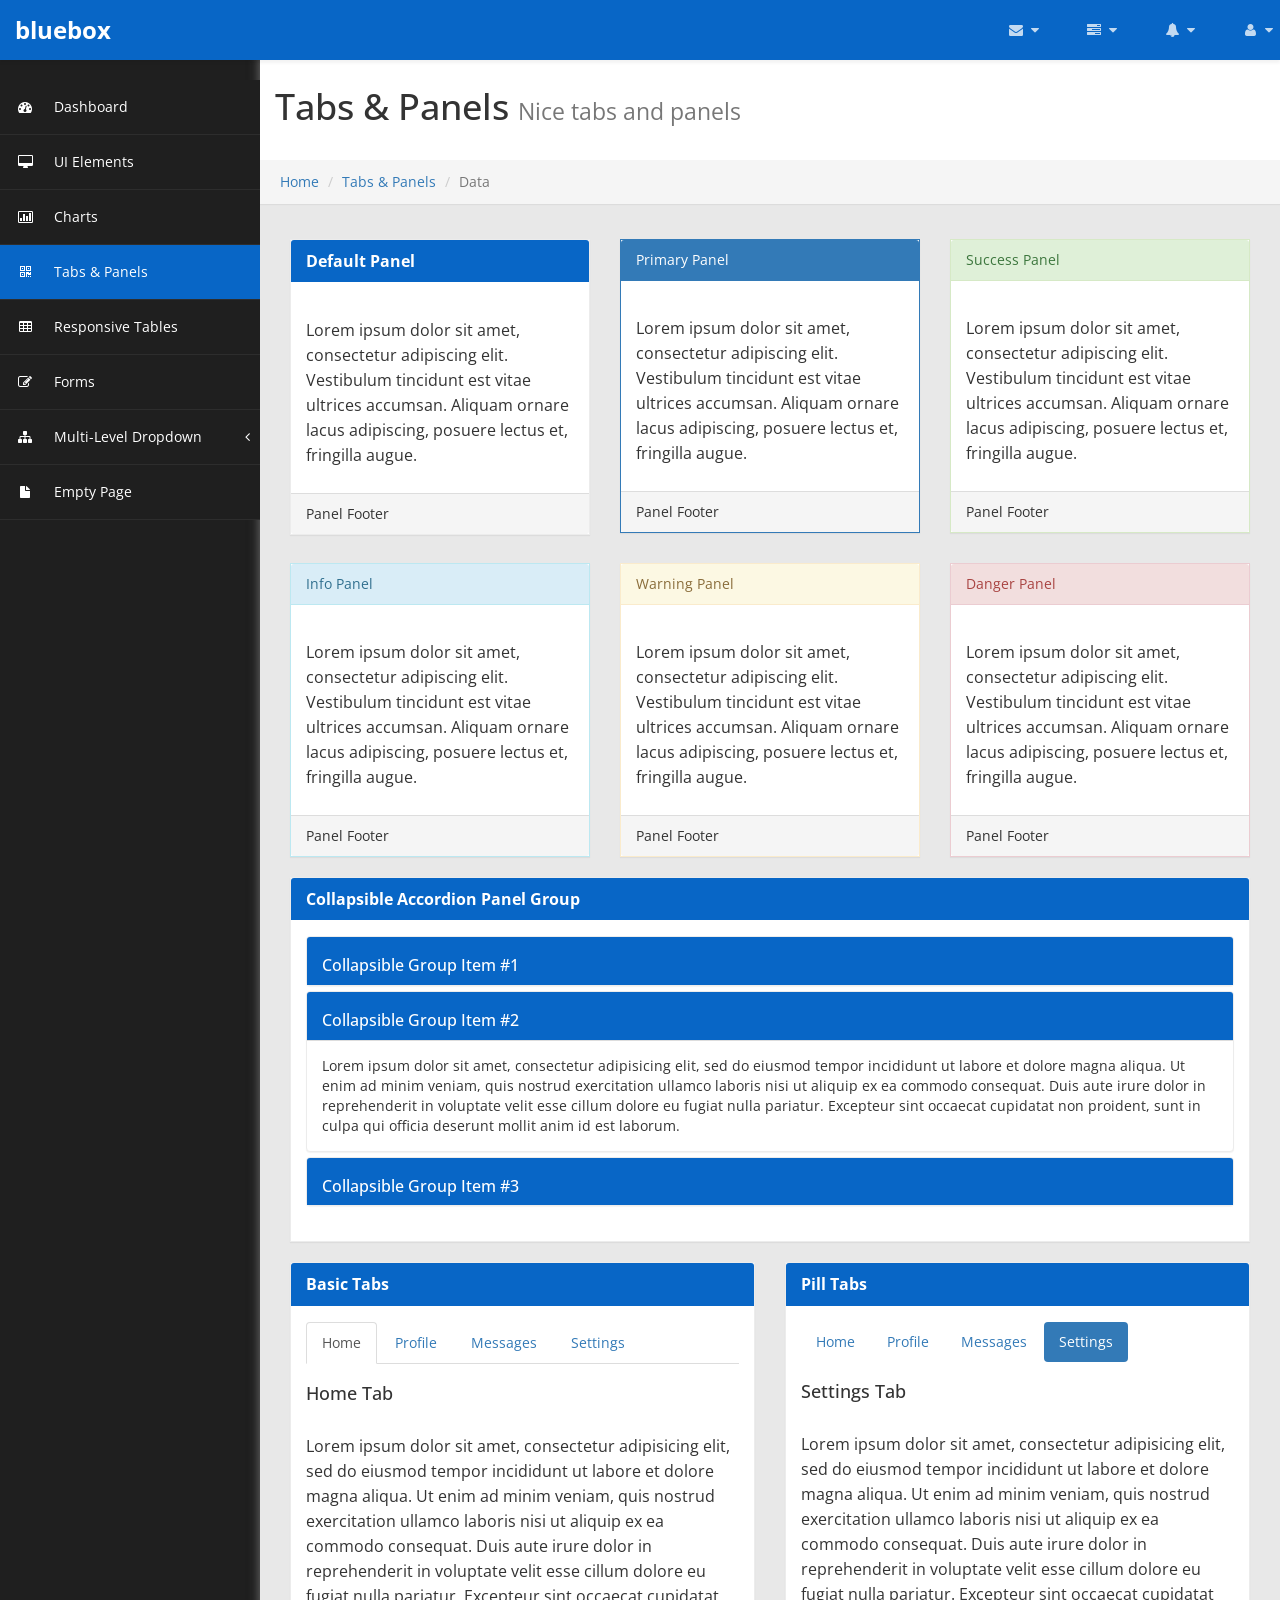
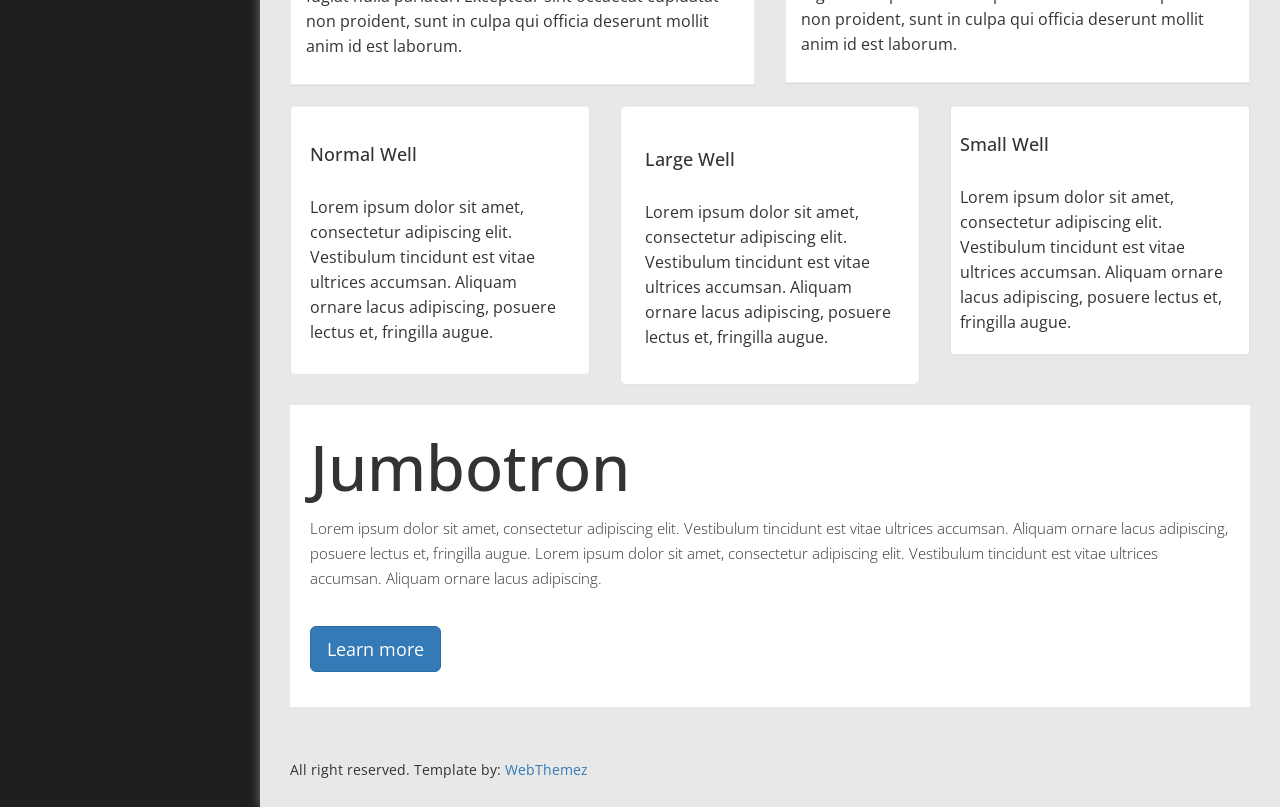
<file: MiClickDerechoApp/micd/tab-panel.html>
﻿<!DOCTYPE html>
<html xmlns="http://www.w3.org/1999/xhtml">
<head>
      <meta charset="utf-8" />
    <meta name="viewport" content="width=device-width, initial-scale=1.0" />
    <title>Bootstrap html5 Admin Template : Master</title>
	<!-- Bootstrap Styles-->
    <link href="assets/css/bootstrap.css" rel="stylesheet" />
     <!-- FontAwesome Styles-->
    <link href="assets/css/font-awesome.css" rel="stylesheet" />
        <!-- Custom Styles-->
    <link href="assets/css/custom-styles.css" rel="stylesheet" />
     <!-- Google Fonts-->
   <link href='http://fonts.googleapis.com/css?family=Open+Sans' rel='stylesheet' type='text/css' />
</head>
<body>
    <div id="wrapper">
        <nav class="navbar navbar-default top-navbar" role="navigation">
            <div class="navbar-header">
                <button type="button" class="navbar-toggle" data-toggle="collapse" data-target=".sidebar-collapse">
                    <span class="sr-only">Toggle navigation</span>
                    <span class="icon-bar"></span>
                    <span class="icon-bar"></span>
                    <span class="icon-bar"></span>
                </button>
                <a class="navbar-brand" href="index.html"><strong>bluebox</strong></a>
            </div>

            <ul class="nav navbar-top-links navbar-right">
                <li class="dropdown">
                    <a class="dropdown-toggle" data-toggle="dropdown" href="#" aria-expanded="false">
                        <i class="fa fa-envelope fa-fw"></i> <i class="fa fa-caret-down"></i>
                    </a>
                    <ul class="dropdown-menu dropdown-messages">
                        <li>
                            <a href="#">
                                <div>
                                    <strong>John Doe</strong>
                                    <span class="pull-right text-muted">
                                        <em>Today</em>
                                    </span>
                                </div>
                                <div>Lorem Ipsum has been the industry's standard dummy text ever since the 1500s...</div>
                            </a>
                        </li>
                        <li class="divider"></li>
                        <li>
                            <a href="#">
                                <div>
                                    <strong>John Smith</strong>
                                    <span class="pull-right text-muted">
                                        <em>Yesterday</em>
                                    </span>
                                </div>
                                <div>Lorem Ipsum has been the industry's standard dummy text ever since an kwilnw...</div>
                            </a>
                        </li>
                        <li class="divider"></li>
                        <li>
                            <a href="#">
                                <div>
                                    <strong>John Smith</strong>
                                    <span class="pull-right text-muted">
                                        <em>Yesterday</em>
                                    </span>
                                </div>
                                <div>Lorem Ipsum has been the industry's standard dummy text ever since the...</div>
                            </a>
                        </li>
                        <li class="divider"></li>
                        <li>
                            <a class="text-center" href="#">
                                <strong>Read All Messages</strong>
                                <i class="fa fa-angle-right"></i>
                            </a>
                        </li>
                    </ul>
                    <!-- /.dropdown-messages -->
                </li>
                <!-- /.dropdown -->
                <li class="dropdown">
                    <a class="dropdown-toggle" data-toggle="dropdown" href="#" aria-expanded="false">
                        <i class="fa fa-tasks fa-fw"></i> <i class="fa fa-caret-down"></i>
                    </a>
                    <ul class="dropdown-menu dropdown-tasks">
                        <li>
                            <a href="#">
                                <div>
                                    <p>
                                        <strong>Task 1</strong>
                                        <span class="pull-right text-muted">60% Complete</span>
                                    </p>
                                    <div class="progress progress-striped active">
                                        <div class="progress-bar progress-bar-success" role="progressbar" aria-valuenow="60" aria-valuemin="0" aria-valuemax="100" style="width: 60%">
                                            <span class="sr-only">60% Complete (success)</span>
                                        </div>
                                    </div>
                                </div>
                            </a>
                        </li>
                        <li class="divider"></li>
                        <li>
                            <a href="#">
                                <div>
                                    <p>
                                        <strong>Task 2</strong>
                                        <span class="pull-right text-muted">28% Complete</span>
                                    </p>
                                    <div class="progress progress-striped active">
                                        <div class="progress-bar progress-bar-info" role="progressbar" aria-valuenow="28" aria-valuemin="0" aria-valuemax="100" style="width: 28%">
                                            <span class="sr-only">28% Complete</span>
                                        </div>
                                    </div>
                                </div>
                            </a>
                        </li>
                        <li class="divider"></li>
                        <li>
                            <a href="#">
                                <div>
                                    <p>
                                        <strong>Task 3</strong>
                                        <span class="pull-right text-muted">60% Complete</span>
                                    </p>
                                    <div class="progress progress-striped active">
                                        <div class="progress-bar progress-bar-warning" role="progressbar" aria-valuenow="60" aria-valuemin="0" aria-valuemax="100" style="width: 60%">
                                            <span class="sr-only">60% Complete (warning)</span>
                                        </div>
                                    </div>
                                </div>
                            </a>
                        </li>
                        <li class="divider"></li>
                        <li>
                            <a href="#">
                                <div>
                                    <p>
                                        <strong>Task 4</strong>
                                        <span class="pull-right text-muted">85% Complete</span>
                                    </p>
                                    <div class="progress progress-striped active">
                                        <div class="progress-bar progress-bar-danger" role="progressbar" aria-valuenow="85" aria-valuemin="0" aria-valuemax="100" style="width: 85%">
                                            <span class="sr-only">85% Complete (danger)</span>
                                        </div>
                                    </div>
                                </div>
                            </a>
                        </li>
                        <li class="divider"></li>
                        <li>
                            <a class="text-center" href="#">
                                <strong>See All Tasks</strong>
                                <i class="fa fa-angle-right"></i>
                            </a>
                        </li>
                    </ul>
                    <!-- /.dropdown-tasks -->
                </li>
                <!-- /.dropdown -->
                <li class="dropdown">
                    <a class="dropdown-toggle" data-toggle="dropdown" href="#" aria-expanded="false">
                        <i class="fa fa-bell fa-fw"></i> <i class="fa fa-caret-down"></i>
                    </a>
                    <ul class="dropdown-menu dropdown-alerts">
                        <li>
                            <a href="#">
                                <div>
                                    <i class="fa fa-comment fa-fw"></i> New Comment
                                    <span class="pull-right text-muted small">4 min</span>
                                </div>
                            </a>
                        </li>
                        <li class="divider"></li>
                        <li>
                            <a href="#">
                                <div>
                                    <i class="fa fa-twitter fa-fw"></i> 3 New Followers
                                    <span class="pull-right text-muted small">12 min</span>
                                </div>
                            </a>
                        </li>
                        <li class="divider"></li>
                        <li>
                            <a href="#">
                                <div>
                                    <i class="fa fa-envelope fa-fw"></i> Message Sent
                                    <span class="pull-right text-muted small">4 min</span>
                                </div>
                            </a>
                        </li>
                        <li class="divider"></li>
                        <li>
                            <a href="#">
                                <div>
                                    <i class="fa fa-tasks fa-fw"></i> New Task
                                    <span class="pull-right text-muted small">4 min</span>
                                </div>
                            </a>
                        </li>
                        <li class="divider"></li>
                        <li>
                            <a href="#">
                                <div>
                                    <i class="fa fa-upload fa-fw"></i> Server Rebooted
                                    <span class="pull-right text-muted small">4 min</span>
                                </div>
                            </a>
                        </li>
                        <li class="divider"></li>
                        <li>
                            <a class="text-center" href="#">
                                <strong>See All Alerts</strong>
                                <i class="fa fa-angle-right"></i>
                            </a>
                        </li>
                    </ul>
                    <!-- /.dropdown-alerts -->
                </li>
                <!-- /.dropdown -->
                <li class="dropdown">
                    <a class="dropdown-toggle" data-toggle="dropdown" href="#" aria-expanded="false">
                        <i class="fa fa-user fa-fw"></i> <i class="fa fa-caret-down"></i>
                    </a>
                    <ul class="dropdown-menu dropdown-user">
                        <li><a href="#"><i class="fa fa-user fa-fw"></i> User Profile</a>
                        </li>
                        <li><a href="#"><i class="fa fa-gear fa-fw"></i> Settings</a>
                        </li>
                        <li class="divider"></li>
                        <li><a href="#"><i class="fa fa-sign-out fa-fw"></i> Logout</a>
                        </li>
                    </ul>
                    <!-- /.dropdown-user -->
                </li>
                <!-- /.dropdown -->
            </ul>
        </nav>
        <!--/. NAV TOP  -->
        <nav class="navbar-default navbar-side" role="navigation">
            <div class="sidebar-collapse">
                <ul class="nav" id="main-menu">

                    <li>
                        <a href="index.html"><i class="fa fa-dashboard"></i> Dashboard</a>
                    </li>
                    <li>
                        <a href="ui-elements.html"><i class="fa fa-desktop"></i> UI Elements</a>
                    </li>
					<li>
                        <a href="chart.html"><i class="fa fa-bar-chart-o"></i> Charts</a>
                    </li>
                    <li>
                        <a href="tab-panel.html" class="active-menu"><i class="fa fa-qrcode"></i> Tabs & Panels</a>
                    </li>
                    
                    <li>
                        <a href="table.html"><i class="fa fa-table"></i> Responsive Tables</a>
                    </li>
                    <li>
                        <a href="form.html"><i class="fa fa-edit"></i> Forms </a>
                    </li>


                    <li>
                        <a href="#"><i class="fa fa-sitemap"></i> Multi-Level Dropdown<span class="fa arrow"></span></a>
                        <ul class="nav nav-second-level">
                            <li>
                                <a href="#">Second Level Link</a>
                            </li>
                            <li>
                                <a href="#">Second Level Link</a>
                            </li>
                            <li>
                                <a href="#">Second Level Link<span class="fa arrow"></span></a>
                                <ul class="nav nav-third-level">
                                    <li>
                                        <a href="#">Third Level Link</a>
                                    </li>
                                    <li>
                                        <a href="#">Third Level Link</a>
                                    </li>
                                    <li>
                                        <a href="#">Third Level Link</a>
                                    </li>

                                </ul>

                            </li>
                        </ul>
                    </li>
                    <li>
                        <a href="empty.html"><i class="fa fa-fw fa-file"></i> Empty Page</a>
                    </li>
                </ul>

            </div>

        </nav>
        <!-- /. NAV SIDE  -->
        <div id="page-wrapper" >
			  <div class="header"> 
                        <h1 class="page-header">
                            Tabs & Panels <small>Nice tabs and panels</small>
                        </h1>
						<ol class="breadcrumb">
					  <li><a href="#">Home</a></li>
					  <li><a href="#">Tabs & Panels</a></li>
					  <li class="active">Data</li>
					</ol> 
									
		</div>
		
            <div id="page-inner"> 
                                 
            <div class="row">
                <div class="col-md-4 col-sm-4">
                    <div class="panel panel-default">
                        <div class="panel-heading">
                            Default Panel
                        </div>
                        <div class="panel-body">
                            <p>Lorem ipsum dolor sit amet, consectetur adipiscing elit. Vestibulum tincidunt est vitae ultrices accumsan. Aliquam ornare lacus adipiscing, posuere lectus et, fringilla augue.</p>
                        </div>
                        <div class="panel-footer">
                            Panel Footer
                        </div>
                    </div>
                </div>
                <div class="col-md-4 col-sm-4">
                    <div class="panel panel-primary">
                        <div class="panel-heading">
                            Primary Panel
                        </div>
                        <div class="panel-body">
                            <p>Lorem ipsum dolor sit amet, consectetur adipiscing elit. Vestibulum tincidunt est vitae ultrices accumsan. Aliquam ornare lacus adipiscing, posuere lectus et, fringilla augue.</p>
                        </div>
                        <div class="panel-footer">
                            Panel Footer
                        </div>
                    </div>
                </div>
                <div class="col-md-4 col-sm-4">
                    <div class="panel panel-success">
                        <div class="panel-heading">
                            Success Panel
                        </div>
                        <div class="panel-body">
                            <p>Lorem ipsum dolor sit amet, consectetur adipiscing elit. Vestibulum tincidunt est vitae ultrices accumsan. Aliquam ornare lacus adipiscing, posuere lectus et, fringilla augue.</p>
                        </div>
                        <div class="panel-footer">
                            Panel Footer
                        </div>
                    </div>
                </div>
            </div>
                   <!-- /. ROW  -->
            <div class="row">
                <div class="col-md-4 col-sm-4">
                    <div class="panel panel-info">
                        <div class="panel-heading">
                            Info Panel
                        </div>
                        <div class="panel-body">
                            <p>Lorem ipsum dolor sit amet, consectetur adipiscing elit. Vestibulum tincidunt est vitae ultrices accumsan. Aliquam ornare lacus adipiscing, posuere lectus et, fringilla augue.</p>
                        </div>
                        <div class="panel-footer">
                            Panel Footer
                        </div>
                    </div>
                </div>
                <div class="col-md-4 col-sm-4">
                    <div class="panel panel-warning">
                        <div class="panel-heading">
                            Warning Panel
                        </div>
                        <div class="panel-body">
                            <p>Lorem ipsum dolor sit amet, consectetur adipiscing elit. Vestibulum tincidunt est vitae ultrices accumsan. Aliquam ornare lacus adipiscing, posuere lectus et, fringilla augue.</p>
                        </div>
                        <div class="panel-footer">
                            Panel Footer
                        </div>
                    </div>
                </div>
                <div class="col-md-4 col-sm-4">
                    <div class="panel panel-danger">
                        <div class="panel-heading">
                            Danger Panel
                        </div>
                        <div class="panel-body">
                            <p>Lorem ipsum dolor sit amet, consectetur adipiscing elit. Vestibulum tincidunt est vitae ultrices accumsan. Aliquam ornare lacus adipiscing, posuere lectus et, fringilla augue.</p>
                        </div>
                        <div class="panel-footer">
                            Panel Footer
                        </div>
                    </div>
                </div>
            </div>
                    <!-- /. ROW  -->
            <div class="row">
                <div class="col-md-12">
                    <div class="panel panel-default">
                        <div class="panel-heading">
                            Collapsible Accordion Panel Group
                        </div>
                        <div class="panel-body">
                            <div class="panel-group" id="accordion">
                                <div class="panel panel-default">
                                    <div class="panel-heading">
                                        <h4 class="panel-title">
                                            <a data-toggle="collapse" data-parent="#accordion" href="#collapseOne" class="collapsed">Collapsible Group Item #1</a>
                                        </h4>
                                    </div>
                                    <div id="collapseOne" class="panel-collapse collapse" style="height: 0px;">
                                        <div class="panel-body">
                                            Lorem ipsum dolor sit amet, consectetur adipisicing elit, sed do eiusmod tempor incididunt ut labore et dolore magna aliqua. Ut enim ad minim veniam, quis nostrud exercitation ullamco laboris nisi ut aliquip ex ea commodo consequat. Duis aute irure dolor in reprehenderit in voluptate velit esse cillum dolore eu fugiat nulla pariatur. Excepteur sint occaecat cupidatat non proident, sunt in culpa qui officia deserunt mollit anim id est laborum.
                                        </div>
                                    </div>
                                </div>
                                <div class="panel panel-default">
                                    <div class="panel-heading">
                                        <h4 class="panel-title">
                                            <a data-toggle="collapse" data-parent="#accordion" href="#collapseTwo">Collapsible Group Item #2</a>
                                        </h4>
                                    </div>
                                    <div id="collapseTwo" class="panel-collapse in" style="height: auto;">
                                        <div class="panel-body">
                                            Lorem ipsum dolor sit amet, consectetur adipisicing elit, sed do eiusmod tempor incididunt ut labore et dolore magna aliqua. Ut enim ad minim veniam, quis nostrud exercitation ullamco laboris nisi ut aliquip ex ea commodo consequat. Duis aute irure dolor in reprehenderit in voluptate velit esse cillum dolore eu fugiat nulla pariatur. Excepteur sint occaecat cupidatat non proident, sunt in culpa qui officia deserunt mollit anim id est laborum.
                                        </div>
                                    </div>
                                </div>
                                <div class="panel panel-default">
                                    <div class="panel-heading">
                                        <h4 class="panel-title">
                                            <a data-toggle="collapse" data-parent="#accordion" href="#collapseThree" class="collapsed">Collapsible Group Item #3</a>
                                        </h4>
                                    </div>
                                    <div id="collapseThree" class="panel-collapse collapse">
                                        <div class="panel-body">
                                            Lorem ipsum dolor sit amet, consectetur adipisicing elit, sed do eiusmod tempor incididunt ut labore et dolore magna aliqua. Ut enim ad minim veniam, quis nostrud exercitation ullamco laboris nisi ut aliquip ex ea commodo consequat. Duis aute irure dolor in reprehenderit in voluptate velit esse cillum dolore eu fugiat nulla pariatur. Excepteur sint occaecat cupidatat non proident, sunt in culpa qui officia deserunt mollit anim id est laborum.
                                        </div>
                                    </div>
                                </div>
                            </div>
                        </div>
                    </div>
                </div>
            </div>
                    <!-- /. ROW  -->
            <div class="row">
                <div class="col-md-6 col-sm-6">
                    <div class="panel panel-default">
                        <div class="panel-heading">
                            Basic Tabs
                        </div>
                        <div class="panel-body">
                            <ul class="nav nav-tabs">
                                <li class="active"><a href="#home" data-toggle="tab">Home</a>
                                </li>
                                <li class=""><a href="#profile" data-toggle="tab">Profile</a>
                                </li>
                                <li class=""><a href="#messages" data-toggle="tab">Messages</a>
                                </li>
                                <li class=""><a href="#settings" data-toggle="tab">Settings</a>
                                </li>
                            </ul>

                            <div class="tab-content">
                                <div class="tab-pane fade active in" id="home">
                                    <h4>Home Tab</h4>
                                    <p>Lorem ipsum dolor sit amet, consectetur adipisicing elit, sed do eiusmod tempor incididunt ut labore et dolore magna aliqua. Ut enim ad minim veniam, quis nostrud exercitation ullamco laboris nisi ut aliquip ex ea commodo consequat. Duis aute irure dolor in reprehenderit in voluptate velit esse cillum dolore eu fugiat nulla pariatur. Excepteur sint occaecat cupidatat non proident, sunt in culpa qui officia deserunt mollit anim id est laborum.</p>
                                </div>
                                <div class="tab-pane fade" id="profile">
                                    <h4>Profile Tab</h4>
                                    <p>Lorem ipsum dolor sit amet, consectetur adipisicing elit, sed do eiusmod tempor incididunt ut labore et dolore magna aliqua. Ut enim ad minim veniam, quis nostrud exercitation ullamco laboris nisi ut aliquip ex ea commodo consequat. Duis aute irure dolor in reprehenderit in voluptate velit esse cillum dolore eu fugiat nulla pariatur. Excepteur sint occaecat cupidatat non proident, sunt in culpa qui officia deserunt mollit anim id est laborum.</p>
                                </div>
                                <div class="tab-pane fade" id="messages">
                                    <h4>Messages Tab</h4>
                                    <p>Lorem ipsum dolor sit amet, consectetur adipisicing elit, sed do eiusmod tempor incididunt ut labore et dolore magna aliqua. Ut enim ad minim veniam, quis nostrud exercitation ullamco laboris nisi ut aliquip ex ea commodo consequat. Duis aute irure dolor in reprehenderit in voluptate velit esse cillum dolore eu fugiat nulla pariatur. Excepteur sint occaecat cupidatat non proident, sunt in culpa qui officia deserunt mollit anim id est laborum.</p>
                                </div>
                                <div class="tab-pane fade" id="settings">
                                    <h4>Settings Tab</h4>
                                    <p>Lorem ipsum dolor sit amet, consectetur adipisicing elit, sed do eiusmod tempor incididunt ut labore et dolore magna aliqua. Ut enim ad minim veniam, quis nostrud exercitation ullamco laboris nisi ut aliquip ex ea commodo consequat. Duis aute irure dolor in reprehenderit in voluptate velit esse cillum dolore eu fugiat nulla pariatur. Excepteur sint occaecat cupidatat non proident, sunt in culpa qui officia deserunt mollit anim id est laborum.</p>
                                </div>
                            </div>
                        </div>
                    </div>
                </div>
                <div class="col-md-6 col-sm-6">
                    <div class="panel panel-default">
                        <div class="panel-heading">
                            Pill Tabs
                        </div>
                        <div class="panel-body">
                            <ul class="nav nav-pills">
                                <li class=""><a href="#home-pills" data-toggle="tab">Home</a>
                                </li>
                                <li class=""><a href="#profile-pills" data-toggle="tab">Profile</a>
                                </li>
                                <li class=""><a href="#messages-pills" data-toggle="tab">Messages</a>
                                </li>
                                <li class="active"><a href="#settings-pills" data-toggle="tab">Settings</a>
                                </li>
                            </ul>

                            <div class="tab-content">
                                <div class="tab-pane fade" id="home-pills">
                                    <h4>Home Tab</h4>
                                    <p>Lorem ipsum dolor sit amet, consectetur adipisicing elit, sed do eiusmod tempor incididunt ut labore et dolore magna aliqua. Ut enim ad minim veniam, quis nostrud exercitation ullamco laboris nisi ut aliquip ex ea commodo consequat. Duis aute irure dolor in reprehenderit in voluptate velit esse cillum dolore eu fugiat nulla pariatur. Excepteur sint occaecat cupidatat non proident, sunt in culpa qui officia deserunt mollit anim id est laborum.</p>
                                </div>
                                <div class="tab-pane fade" id="profile-pills">
                                    <h4>Profile Tab</h4>
                                    <p>Lorem ipsum dolor sit amet, consectetur adipisicing elit, sed do eiusmod tempor incididunt ut labore et dolore magna aliqua. Ut enim ad minim veniam, quis nostrud exercitation ullamco laboris nisi ut aliquip ex ea commodo consequat. Duis aute irure dolor in reprehenderit in voluptate velit esse cillum dolore eu fugiat nulla pariatur. Excepteur sint occaecat cupidatat non proident, sunt in culpa qui officia deserunt mollit anim id est laborum.</p>
                                </div>
                                <div class="tab-pane fade" id="messages-pills">
                                    <h4>Messages Tab</h4>
                                    <p>Lorem ipsum dolor sit amet, consectetur adipisicing elit, sed do eiusmod tempor incididunt ut labore et dolore magna aliqua. Ut enim ad minim veniam, quis nostrud exercitation ullamco laboris nisi ut aliquip ex ea commodo consequat. Duis aute irure dolor in reprehenderit in voluptate velit esse cillum dolore eu fugiat nulla pariatur. Excepteur sint occaecat cupidatat non proident, sunt in culpa qui officia deserunt mollit anim id est laborum.</p>
                                </div>
                                <div class="tab-pane fade active in" id="settings-pills">
                                    <h4>Settings Tab</h4>
                                    <p>Lorem ipsum dolor sit amet, consectetur adipisicing elit, sed do eiusmod tempor incididunt ut labore et dolore magna aliqua. Ut enim ad minim veniam, quis nostrud exercitation ullamco laboris nisi ut aliquip ex ea commodo consequat. Duis aute irure dolor in reprehenderit in voluptate velit esse cillum dolore eu fugiat nulla pariatur. Excepteur sint occaecat cupidatat non proident, sunt in culpa qui officia deserunt mollit anim id est laborum.</p>
                                </div>
                            </div>
                        </div>
                    </div>
                </div>
            </div>
                    <!-- /. ROW  -->
            <div class="row">
                <div class="col-md-4 col-sm-4">
                    <div class="well">
                        <h4>Normal Well</h4>
                        <p>Lorem ipsum dolor sit amet, consectetur adipiscing elit. Vestibulum tincidunt est vitae ultrices accumsan. Aliquam ornare lacus adipiscing, posuere lectus et, fringilla augue.</p>
                    </div>
                </div>
                <div class="col-md-4 col-sm-4">
                    <div class="well well-lg">
                        <h4>Large Well</h4>
                        <p>Lorem ipsum dolor sit amet, consectetur adipiscing elit. Vestibulum tincidunt est vitae ultrices accumsan. Aliquam ornare lacus adipiscing, posuere lectus et, fringilla augue.</p>
                    </div>
                </div>
                <div class="col-md-4 col-sm-4">
                    <div class="well well-sm">
                        <h4>Small Well</h4>
                        <p>Lorem ipsum dolor sit amet, consectetur adipiscing elit. Vestibulum tincidunt est vitae ultrices accumsan. Aliquam ornare lacus adipiscing, posuere lectus et, fringilla augue.</p>
                    </div>
                </div>
            </div>
                    <!-- /. ROW  -->
            <div class="row">
                <div class="col-md-12">
                    <div class="jumbotron">
                        <h1>Jumbotron</h1>
                        <p>Lorem ipsum dolor sit amet, consectetur adipiscing elit. Vestibulum tincidunt est vitae ultrices accumsan. Aliquam ornare lacus adipiscing, posuere lectus et, fringilla augue. Lorem ipsum dolor sit amet, consectetur adipiscing elit. Vestibulum tincidunt est vitae ultrices accumsan. Aliquam ornare lacus adipiscing.</p>
                        <p>
                            <a class="btn btn-primary btn-lg" role="button">Learn more</a>
                        </p>
                    </div>
                </div>
            </div>
                    <!-- /. ROW  -->
				<footer><p>All right reserved. Template by: <a href="http://webthemez.com">WebThemez</a></p></footer>
					</div>
			 <!-- /. PAGE INNER  -->
            </div>
         <!-- /. PAGE WRAPPER  -->
        </div>
     <!-- /. WRAPPER  -->
    <!-- JS Scripts-->
    <!-- jQuery Js -->
    <script src="assets/js/jquery-1.10.2.js"></script>
      <!-- Bootstrap Js -->
    <script src="assets/js/bootstrap.min.js"></script>
    <!-- Metis Menu Js -->
    <script src="assets/js/jquery.metisMenu.js"></script>
      <!-- Custom Js -->
    <script src="assets/js/custom-scripts.js"></script>
    
   
</body>
</html>
</file>
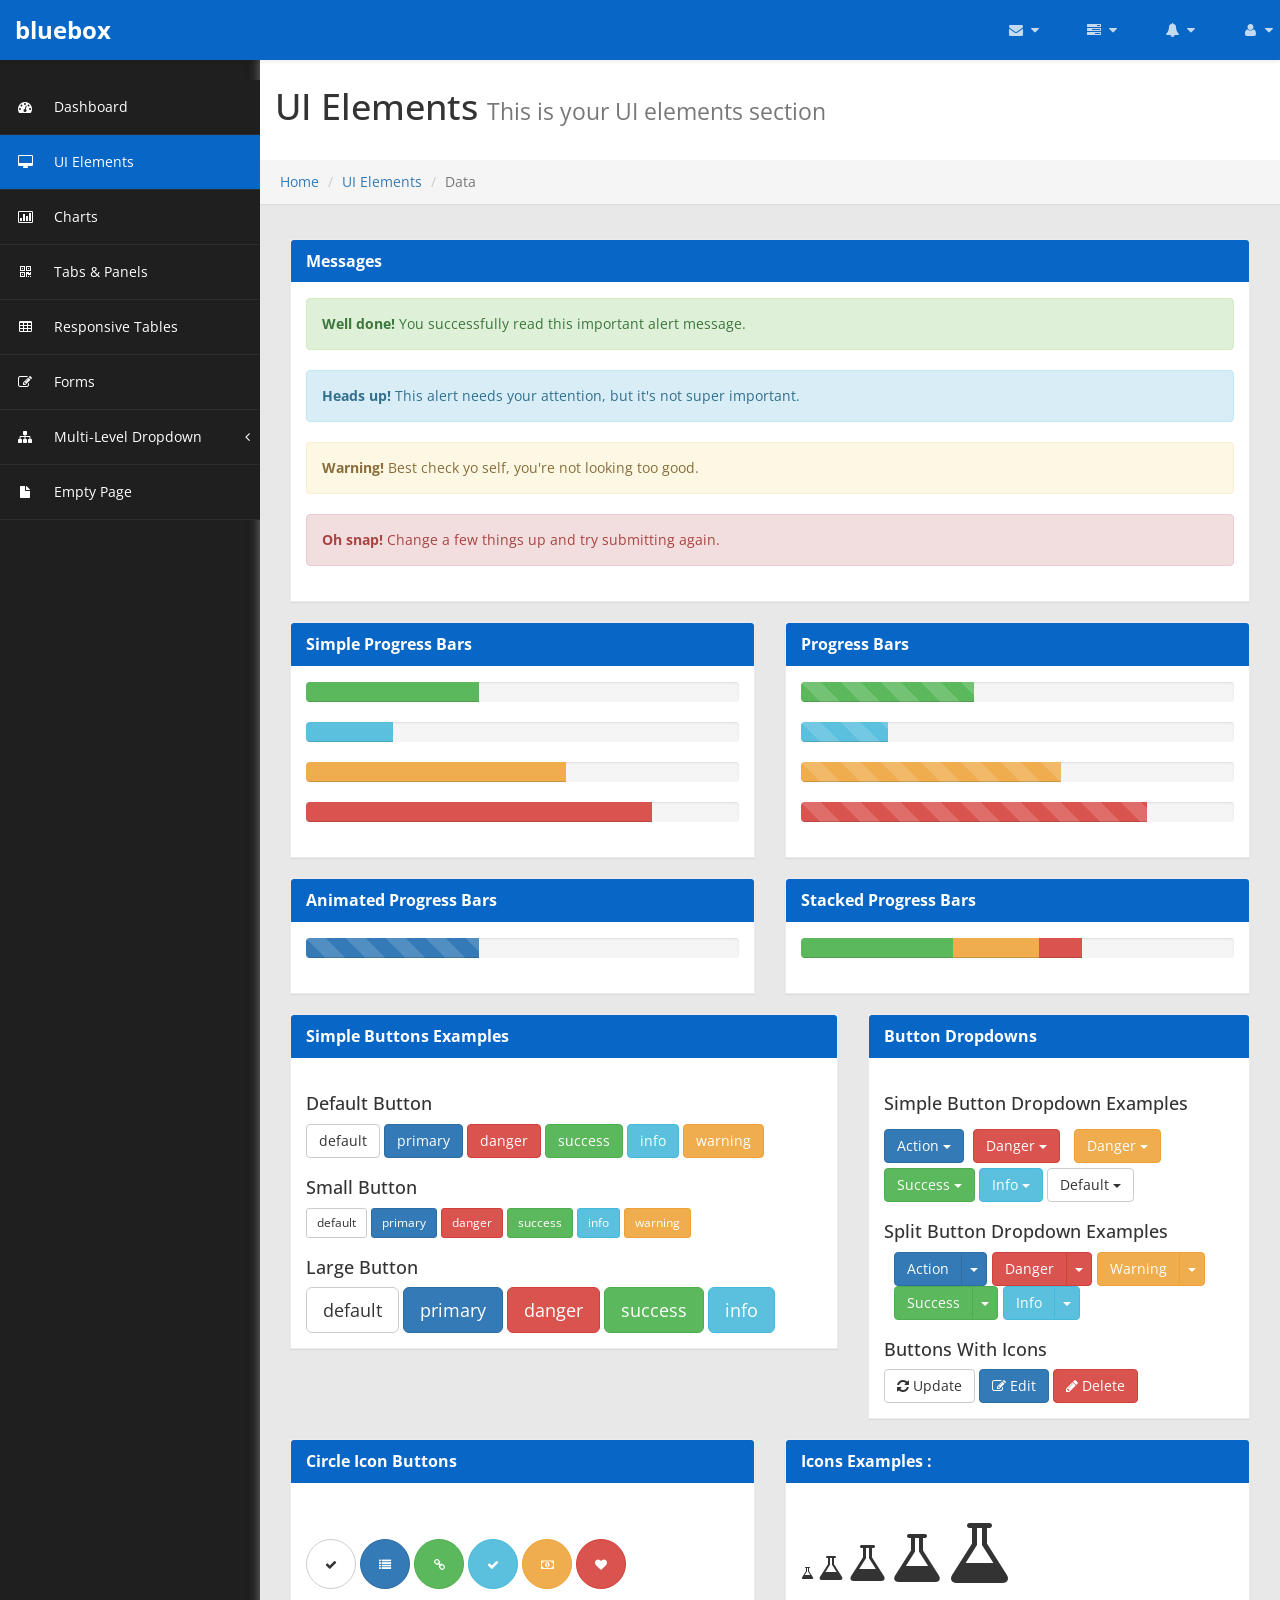
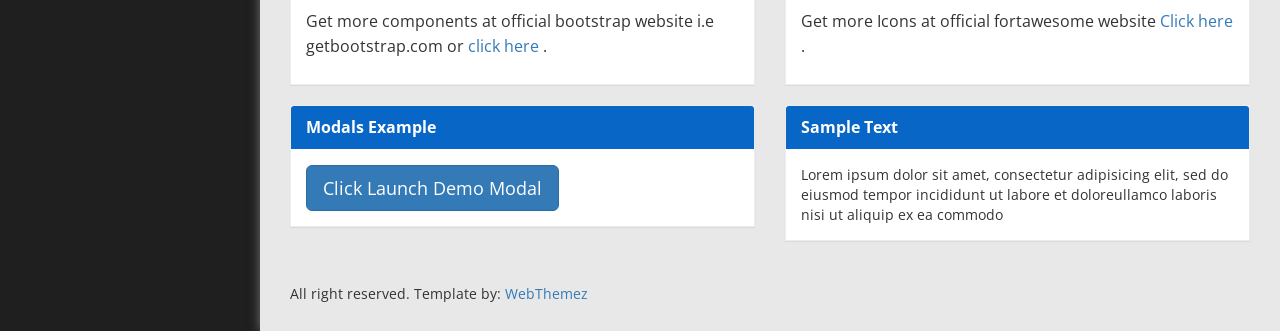
<file: MiClickDerechoApp/micd/ui-elements.html>
﻿<!DOCTYPE html>
<html xmlns="http://www.w3.org/1999/xhtml">
<head>
      <meta charset="utf-8" />
    <meta name="viewport" content="width=device-width, initial-scale=1.0" />
    <title>Bootstrap Admin Template : Insight</title>
	<!-- Bootstrap Styles-->
    <link href="assets/css/bootstrap.css" rel="stylesheet" />
     <!-- FontAwesome Styles-->
    <link href="assets/css/font-awesome.css" rel="stylesheet" />
        <!-- Custom Styles-->
    <link href="assets/css/custom-styles.css" rel="stylesheet" />
     <!-- Google Fonts-->
   <link href='http://fonts.googleapis.com/css?family=Open+Sans' rel='stylesheet' type='text/css' />
</head>
<body>
    <div id="wrapper">
        <nav class="navbar navbar-default top-navbar" role="navigation">
            <div class="navbar-header">
                <button type="button" class="navbar-toggle" data-toggle="collapse" data-target=".sidebar-collapse">
                    <span class="sr-only">Toggle navigation</span>
                    <span class="icon-bar"></span>
                    <span class="icon-bar"></span>
                    <span class="icon-bar"></span>
                </button>
                <a class="navbar-brand" href="index.html"><strong>bluebox</strong></a>
            </div>

            <ul class="nav navbar-top-links navbar-right">
                <li class="dropdown">
                    <a class="dropdown-toggle" data-toggle="dropdown" href="#" aria-expanded="false">
                        <i class="fa fa-envelope fa-fw"></i> <i class="fa fa-caret-down"></i>
                    </a>
                    <ul class="dropdown-menu dropdown-messages">
                        <li>
                            <a href="#">
                                <div>
                                    <strong>John Doe</strong>
                                    <span class="pull-right text-muted">
                                        <em>Today</em>
                                    </span>
                                </div>
                                <div>Lorem Ipsum has been the industry's standard dummy text ever since the 1500s...</div>
                            </a>
                        </li>
                        <li class="divider"></li>
                        <li>
                            <a href="#">
                                <div>
                                    <strong>John Smith</strong>
                                    <span class="pull-right text-muted">
                                        <em>Yesterday</em>
                                    </span>
                                </div>
                                <div>Lorem Ipsum has been the industry's standard dummy text ever since an kwilnw...</div>
                            </a>
                        </li>
                        <li class="divider"></li>
                        <li>
                            <a href="#">
                                <div>
                                    <strong>John Smith</strong>
                                    <span class="pull-right text-muted">
                                        <em>Yesterday</em>
                                    </span>
                                </div>
                                <div>Lorem Ipsum has been the industry's standard dummy text ever since the...</div>
                            </a>
                        </li>
                        <li class="divider"></li>
                        <li>
                            <a class="text-center" href="#">
                                <strong>Read All Messages</strong>
                                <i class="fa fa-angle-right"></i>
                            </a>
                        </li>
                    </ul>
                    <!-- /.dropdown-messages -->
                </li>
                <!-- /.dropdown -->
                <li class="dropdown">
                    <a class="dropdown-toggle" data-toggle="dropdown" href="#" aria-expanded="false">
                        <i class="fa fa-tasks fa-fw"></i> <i class="fa fa-caret-down"></i>
                    </a>
                    <ul class="dropdown-menu dropdown-tasks">
                        <li>
                            <a href="#">
                                <div>
                                    <p>
                                        <strong>Task 1</strong>
                                        <span class="pull-right text-muted">60% Complete</span>
                                    </p>
                                    <div class="progress progress-striped active">
                                        <div class="progress-bar progress-bar-success" role="progressbar" aria-valuenow="60" aria-valuemin="0" aria-valuemax="100" style="width: 60%">
                                            <span class="sr-only">60% Complete (success)</span>
                                        </div>
                                    </div>
                                </div>
                            </a>
                        </li>
                        <li class="divider"></li>
                        <li>
                            <a href="#">
                                <div>
                                    <p>
                                        <strong>Task 2</strong>
                                        <span class="pull-right text-muted">28% Complete</span>
                                    </p>
                                    <div class="progress progress-striped active">
                                        <div class="progress-bar progress-bar-info" role="progressbar" aria-valuenow="28" aria-valuemin="0" aria-valuemax="100" style="width: 28%">
                                            <span class="sr-only">28% Complete</span>
                                        </div>
                                    </div>
                                </div>
                            </a>
                        </li>
                        <li class="divider"></li>
                        <li>
                            <a href="#">
                                <div>
                                    <p>
                                        <strong>Task 3</strong>
                                        <span class="pull-right text-muted">60% Complete</span>
                                    </p>
                                    <div class="progress progress-striped active">
                                        <div class="progress-bar progress-bar-warning" role="progressbar" aria-valuenow="60" aria-valuemin="0" aria-valuemax="100" style="width: 60%">
                                            <span class="sr-only">60% Complete (warning)</span>
                                        </div>
                                    </div>
                                </div>
                            </a>
                        </li>
                        <li class="divider"></li>
                        <li>
                            <a href="#">
                                <div>
                                    <p>
                                        <strong>Task 4</strong>
                                        <span class="pull-right text-muted">85% Complete</span>
                                    </p>
                                    <div class="progress progress-striped active">
                                        <div class="progress-bar progress-bar-danger" role="progressbar" aria-valuenow="85" aria-valuemin="0" aria-valuemax="100" style="width: 85%">
                                            <span class="sr-only">85% Complete (danger)</span>
                                        </div>
                                    </div>
                                </div>
                            </a>
                        </li>
                        <li class="divider"></li>
                        <li>
                            <a class="text-center" href="#">
                                <strong>See All Tasks</strong>
                                <i class="fa fa-angle-right"></i>
                            </a>
                        </li>
                    </ul>
                    <!-- /.dropdown-tasks -->
                </li>
                <!-- /.dropdown -->
                <li class="dropdown">
                    <a class="dropdown-toggle" data-toggle="dropdown" href="#" aria-expanded="false">
                        <i class="fa fa-bell fa-fw"></i> <i class="fa fa-caret-down"></i>
                    </a>
                    <ul class="dropdown-menu dropdown-alerts">
                        <li>
                            <a href="#">
                                <div>
                                    <i class="fa fa-comment fa-fw"></i> New Comment
                                    <span class="pull-right text-muted small">4 min</span>
                                </div>
                            </a>
                        </li>
                        <li class="divider"></li>
                        <li>
                            <a href="#">
                                <div>
                                    <i class="fa fa-twitter fa-fw"></i> 3 New Followers
                                    <span class="pull-right text-muted small">12 min</span>
                                </div>
                            </a>
                        </li>
                        <li class="divider"></li>
                        <li>
                            <a href="#">
                                <div>
                                    <i class="fa fa-envelope fa-fw"></i> Message Sent
                                    <span class="pull-right text-muted small">4 min</span>
                                </div>
                            </a>
                        </li>
                        <li class="divider"></li>
                        <li>
                            <a href="#">
                                <div>
                                    <i class="fa fa-tasks fa-fw"></i> New Task
                                    <span class="pull-right text-muted small">4 min</span>
                                </div>
                            </a>
                        </li>
                        <li class="divider"></li>
                        <li>
                            <a href="#">
                                <div>
                                    <i class="fa fa-upload fa-fw"></i> Server Rebooted
                                    <span class="pull-right text-muted small">4 min</span>
                                </div>
                            </a>
                        </li>
                        <li class="divider"></li>
                        <li>
                            <a class="text-center" href="#">
                                <strong>See All Alerts</strong>
                                <i class="fa fa-angle-right"></i>
                            </a>
                        </li>
                    </ul>
                    <!-- /.dropdown-alerts -->
                </li>
                <!-- /.dropdown -->
                <li class="dropdown">
                    <a class="dropdown-toggle" data-toggle="dropdown" href="#" aria-expanded="false">
                        <i class="fa fa-user fa-fw"></i> <i class="fa fa-caret-down"></i>
                    </a>
                    <ul class="dropdown-menu dropdown-user">
                        <li><a href="#"><i class="fa fa-user fa-fw"></i> User Profile</a>
                        </li>
                        <li><a href="#"><i class="fa fa-gear fa-fw"></i> Settings</a>
                        </li>
                        <li class="divider"></li>
                        <li><a href="#"><i class="fa fa-sign-out fa-fw"></i> Logout</a>
                        </li>
                    </ul>
                    <!-- /.dropdown-user -->
                </li>
                <!-- /.dropdown -->
            </ul>
        </nav>
        <!--/. NAV TOP  -->
        <nav class="navbar-default navbar-side" role="navigation">
            <div class="sidebar-collapse">
                <ul class="nav" id="main-menu">

                    <li>
                        <a href="index.html"><i class="fa fa-dashboard"></i> Dashboard</a>
                    </li>
                    <li>
                        <a href="ui-elements.html" class="active-menu"><i class="fa fa-desktop"></i> UI Elements</a>
                    </li>
					<li>
                        <a href="chart.html"><i class="fa fa-bar-chart-o"></i> Charts</a>
                    </li>
                    <li>
                        <a href="tab-panel.html"><i class="fa fa-qrcode"></i> Tabs & Panels</a>
                    </li>
                    
                    <li>
                        <a href="table.html"><i class="fa fa-table"></i> Responsive Tables</a>
                    </li>
                    <li>
                        <a href="form.html"><i class="fa fa-edit"></i> Forms </a>
                    </li>


                    <li>
                        <a href="#"><i class="fa fa-sitemap"></i> Multi-Level Dropdown<span class="fa arrow"></span></a>
                        <ul class="nav nav-second-level">
                            <li>
                                <a href="#">Second Level Link</a>
                            </li>
                            <li>
                                <a href="#">Second Level Link</a>
                            </li>
                            <li>
                                <a href="#">Second Level Link<span class="fa arrow"></span></a>
                                <ul class="nav nav-third-level">
                                    <li>
                                        <a href="#">Third Level Link</a>
                                    </li>
                                    <li>
                                        <a href="#">Third Level Link</a>
                                    </li>
                                    <li>
                                        <a href="#">Third Level Link</a>
                                    </li>

                                </ul>

                            </li>
                        </ul>
                    </li>
                    <li>
                        <a href="empty.html"><i class="fa fa-fw fa-file"></i> Empty Page</a>
                    </li>
                </ul>

            </div>

        </nav>
        <!-- /. NAV SIDE  -->
        <div id="page-wrapper">
		  <div class="header"> 
                        <h1 class="page-header">
                           UI Elements <small>This is your UI elements section</small>
                        </h1>
						<ol class="breadcrumb">
					  <li><a href="#">Home</a></li>
					  <li><a href="#">UI Elements </a></li>
					  <li class="active">Data</li>
					</ol> 
									
		</div>
            <div id="page-inner"> 
				 
				
			<div class="row">

			  <div class="col-md-12">
			<div class="panel panel-default">
				<div class="panel-heading">
				 Messages
				</div>        
							  
							<div class="panel-body"> 
								<div class="alert alert-success">
									<strong>Well done!</strong> You successfully read this important alert message.
								</div>
								<div class="alert alert-info">
									<strong>Heads up!</strong> This alert needs your attention, but it's not super important.
								</div>
								<div class="alert alert-warning">
									<strong>Warning!</strong> Best check yo self, you're not looking too good.
								</div>
								<div class="alert alert-danger">
									<strong>Oh snap!</strong> Change a few things up and try submitting again.
								</div>
							</div>
				</div>
			</div>						
				</div>								
									
				  <div class="row">
                    <div class="col-md-6">
                        <div class="panel panel-default">
                        <div class="panel-heading">
                            Simple Progress Bars 
                        </div>
                       
                        <div class="panel-body">
                       <div class="progress">
  <div class="progress-bar progress-bar-success" role="progressbar" aria-valuenow="40" aria-valuemin="0" aria-valuemax="100" style="width: 40%">
    <span class="sr-only">40% Complete (success)</span>
  </div>
</div>
<div class="progress">
  <div class="progress-bar progress-bar-info" role="progressbar" aria-valuenow="20" aria-valuemin="0" aria-valuemax="100" style="width: 20%">
    <span class="sr-only">20% Complete</span>
  </div>
</div>
<div class="progress">
  <div class="progress-bar progress-bar-warning" role="progressbar" aria-valuenow="60" aria-valuemin="0" aria-valuemax="100" style="width: 60%">
    <span class="sr-only">60% Complete (warning)</span>
  </div>
</div>
<div class="progress">
  <div class="progress-bar progress-bar-danger" role="progressbar" aria-valuenow="80" aria-valuemin="0" aria-valuemax="100" style="width: 80%">
    <span class="sr-only">80% Complete</span>
  </div>
</div>
                            </div>
                            </div>
                    </div>
                    <div class="col-md-6">
                        <div class="panel panel-default">
                        <div class="panel-heading">
                            Progress Bars 
                        </div>
                       
                        <div class="panel-body">
                       <div class="progress progress-striped">
  <div class="progress-bar progress-bar-success" role="progressbar" aria-valuenow="40" aria-valuemin="0" aria-valuemax="100" style="width: 40%">
    <span class="sr-only">40% Complete (success)</span>
  </div>
</div>
<div class="progress progress-striped">
  <div class="progress-bar progress-bar-info" role="progressbar" aria-valuenow="20" aria-valuemin="0" aria-valuemax="100" style="width: 20%">
    <span class="sr-only">20% Complete</span>
  </div>
</div>
<div class="progress progress-striped">
  <div class="progress-bar progress-bar-warning" role="progressbar" aria-valuenow="60" aria-valuemin="0" aria-valuemax="100" style="width: 60%">
    <span class="sr-only">60% Complete (warning)</span>
  </div>
</div>
<div class="progress progress-striped">
  <div class="progress-bar progress-bar-danger" role="progressbar" aria-valuenow="80" aria-valuemin="0" aria-valuemax="100" style="width: 80%">
    <span class="sr-only">80% Complete</span>
  </div>
</div>
                            </div>
                            </div>
                    </div>
                </div>
                 <!-- /. ROW  -->
				 	<div class="row">
                    <div class="col-md-6">
                        <div class="panel panel-default">
                        <div class="panel-heading">
                            Animated Progress Bars 
                        </div>
                       
                        <div class="panel-body">
                       <div class="progress progress-striped active">
  <div class="progress-bar progress-bar-primary" role="progressbar" aria-valuenow="40" aria-valuemin="0" aria-valuemax="100" style="width: 40%">
    <span class="sr-only">40% Complete (success)</span>
  </div>
</div>
                            </div>
                            </div>
                    </div>
                      <div class="col-md-6">
                        <div class="panel panel-default">
                        <div class="panel-heading">
                            Stacked Progress Bars 
                        </div>
                       
                        <div class="panel-body">
                       <div class="progress">
  <div class="progress-bar progress-bar-success" style="width: 35%">
    <span class="sr-only">35% Complete (success)</span>
  </div>
  <div class="progress-bar progress-bar-warning" style="width: 20%">
    <span class="sr-only">20% Complete (warning)</span>
  </div>
  <div class="progress-bar progress-bar-danger" style="width: 10%">
    <span class="sr-only">10% Complete (danger)</span>
  </div>
</div>
                            </div>
                            </div>
                    </div>
                </div>				
                 <div class="row">
                    
                      <div class="col-md-7">
                    <div class="panel panel-default">
                        <div class="panel-heading">
                         Simple Buttons Examples
                        </div>        
                                      
                                    <div class="panel-body"> 

                    <h4>Default Button</h4>
                    <a href="#" class="btn btn-default">default</a>
                    <a href="#" class="btn btn-primary">primary</a>
                    <a href="#" class="btn btn-danger">danger</a>
                    <a href="#" class="btn btn-success">success</a>
                    <a href="#" class="btn btn-info">info</a>
                    <a href="#" class="btn btn-warning">warning</a>

                  
                    <h4>Small Button</h4>
                    <a href="#" class="btn btn-default btn-sm">default</a>
                    <a href="#" class="btn btn-primary btn-sm">primary</a>
                    <a href="#" class="btn btn-danger btn-sm">danger</a>
                    <a href="#" class="btn btn-success btn-sm">success</a>
                    <a href="#" class="btn btn-info btn-sm">info</a>
                    <a href="#" class="btn btn-warning btn-sm">warning</a>

                   
                    <h4>Large Button</h4>

                    <a href="#" class="btn btn-default btn-lg">default</a>
                    <a href="#" class="btn btn-primary btn-lg">primary</a>
                    <a href="#" class="btn btn-danger btn-lg">danger</a>
                    <a href="#" class="btn btn-success btn-lg">success</a>
                    <a href="#" class="btn btn-info btn-lg">info</a>

                   
                </div>
            </div>
                          </div>
                     <div class="col-md-5">
                      <div class="panel panel-default">
                        <div class="panel-heading">
                           Button Dropdowns
                        </div>        
                                      
                                    <div class="panel-body"> 
                                          <h4>Simple Button Dropdown Examples </h4>  
                                       <div style="margin-top: 10px;">
											
											<div class="btn-group">
											  <button data-toggle="dropdown" class="btn btn-primary dropdown-toggle">Action <span class="caret"></span></button>
											  <ul class="dropdown-menu">
												<li><a href="#">Action</a></li>
												<li><a href="#">Another action</a></li>
												<li><a href="#">Something else here</a></li>
												<li class="divider"></li>
												<li><a href="#">Separated link</a></li>
											  </ul>
											</div>
											<div style="margin:5px;" class="btn-group">
											  <button data-toggle="dropdown" class="btn btn-danger dropdown-toggle">Danger <span class="caret"></span></button>
											  <ul class="dropdown-menu">
												<li><a href="#">Action</a></li>
												<li><a href="#">Another action</a></li>
												<li><a href="#">Something else here</a></li>
												<li class="divider"></li>
												<li><a href="#">Separated link</a></li>
											  </ul>
											</div>
                                           <div style="margin:5px;" class="btn-group">
											  <button data-toggle="dropdown" class="btn btn-warning dropdown-toggle">Danger <span class="caret"></span></button>
											  <ul class="dropdown-menu">
												<li><a href="#">Action</a></li>
												<li><a href="#">Another action</a></li>
												<li><a href="#">Something else here</a></li>
												<li class="divider"></li>
												<li><a href="#">Separated link</a></li>
											  </ul>
											</div>
										 
                                               
                                              	<div class="btn-group">
											  <button data-toggle="dropdown" class="btn btn-success dropdown-toggle">Success <span class="caret"></span></button>
											  <ul class="dropdown-menu">
												<li><a href="#">Action</a></li>
												<li><a href="#">Another action</a></li>
												<li><a href="#">Something else here</a></li>
												<li class="divider"></li>
												<li><a href="#">Separated link</a></li>
											  </ul>
											</div>
											<div class="btn-group">
											  <button data-toggle="dropdown" class="btn btn-info dropdown-toggle">Info <span class="caret"></span></button>
											  <ul class="dropdown-menu">
												<li><a href="#">Action</a></li>
												<li><a href="#">Another action</a></li>
												<li><a href="#">Something else here</a></li>
												<li class="divider"></li>
												<li><a href="#">Separated link</a></li>
											  </ul>
											</div>
											<div class="btn-group">
											  <button data-toggle="dropdown" class="btn btn-default dropdown-toggle">Default <span class="caret"></span></button>
											  <ul class="dropdown-menu">
												<li><a href="#">Action</a></li>
												<li><a href="#">Another action</a></li>
												<li><a href="#">Something else here</a></li>
												<li class="divider"></li>
												<li><a href="#">Separated link</a></li>
											  </ul>
											</div>
										  </div>
                                       
                                       <h4>Split Button Dropdown Examples </h4>
                                      
                                       <div style="margin:5px;" class="btn-toolbar">
										
										<div class="btn-group">
										  <button class="btn btn-primary">Action</button>
										  <button data-toggle="dropdown" class="btn btn-primary dropdown-toggle"><span class="caret"></span></button>
										  <ul class="dropdown-menu">
											<li><a href="#">Action</a></li>
											<li><a href="#">Another action</a></li>
											<li><a href="#">Something else here</a></li>
											<li class="divider"></li>
											<li><a href="#">Separated link</a></li>
										  </ul>
										</div>
										<div class="btn-group">
										  <button class="btn btn-danger">Danger</button>
										  <button data-toggle="dropdown" class="btn btn-danger dropdown-toggle"><span class="caret"></span></button>
										  <ul class="dropdown-menu">
											<li><a href="#">Action</a></li>
											<li><a href="#">Another action</a></li>
											<li><a href="#">Something else here</a></li>
											<li class="divider"></li>
											<li><a href="#">Separated link</a></li>
										  </ul>
										</div>
                                           <div class="btn-group">
										  <button class="btn btn-warning">Warning</button>
										  <button data-toggle="dropdown" class="btn btn-warning dropdown-toggle"><span class="caret"></span></button>
										  <ul class="dropdown-menu">
											<li><a href="#">Action</a></li>
											<li><a href="#">Another action</a></li>
											<li><a href="#">Something else here</a></li>
											<li class="divider"></li>
											<li><a href="#">Separated link</a></li>
										  </ul>
										</div>
									 
										<div class="btn-group">
										  <button class="btn btn-success">Success</button>
										  <button data-toggle="dropdown" class="btn btn-success dropdown-toggle"><span class="caret"></span></button>
										  <ul class="dropdown-menu">
											<li><a href="#">Action</a></li>
											<li><a href="#">Another action</a></li>
											<li><a href="#">Something else here</a></li>
											<li class="divider"></li>
											<li><a href="#">Separated link</a></li>
										  </ul>
										</div>
										<div class="btn-group">
										  <button class="btn btn-info">Info</button>
										  <button data-toggle="dropdown" class="btn btn-info dropdown-toggle"><span class="caret"></span></button>
										  <ul class="dropdown-menu">
											<li><a href="#">Action</a></li>
											<li><a href="#">Another action</a></li>
											<li><a href="#">Something else here</a></li>
											<li class="divider"></li>
											<li><a href="#">Separated link</a></li>
										  </ul>
										</div>
									   
									  </div>
                                       

                                       <h4>Buttons With Icons</h4>                                       
										
											<button class="btn btn-default"><i class=" fa fa-refresh "></i> Update</button>
											<button class="btn btn-primary"><i class="fa fa-edit "></i> Edit</button>
											<button class="btn btn-danger"><i class="fa fa-pencil"></i> Delete</button>
										
															
									

                                        </div>
                                    </div>
                    </div>
                    </div>
                <!-- /. ROW  -->
                <div class="row">
                    <div class="col-md-6">
                        <div class="panel panel-default">
                        <div class="panel-heading">
                            Circle Icon Buttons 
                        </div>
                       
                        <div class="panel-body">
                             <br /> <br />
                            <button type="button" class="btn btn-default btn-circle"><i class="fa fa-check"></i>
                            </button>
                            <button type="button" class="btn btn-primary btn-circle"><i class="fa fa-list"></i>
                            </button>
                            <button type="button" class="btn btn-success btn-circle"><i class="fa fa-link"></i>
                            </button>
                            <button type="button" class="btn btn-info btn-circle"><i class="fa fa-check"></i>
                            </button>
                            <button type="button" class="btn btn-warning btn-circle"><i class="fa fa-money"></i>
                            </button>
                            <button type="button" class="btn btn-danger btn-circle"><i class="fa fa-heart"></i>
                            </button>
                           <br />
                             <p>
                        Get more components at official bootstrap website i.e getbootstrap.com or <a href="http://getbootstrap.com/components/" target="_blank">click here</a> .  
                        </p>
                        </div>
                        
                    </div>
                    </div>
                    <div class="col-md-6">
                        <div class="panel panel-default">
                        <div class="panel-heading">
                            Icons Examples : 
                        </div>
                       
                        <div class="panel-body">
                            <br />  
                            <i class="fa fa-flask "></i>
                            
                             <i class="fa fa-flask fa-2x"></i>
                              <i class="fa fa-flask fa-3x"></i>
                              <i class="fa fa-flask fa-4x"></i>
                              <i class="fa fa-flask fa-5x"></i>
                              <br />
                              <p>
                        Get more Icons at official fortawesome website   <a href="http://fortawesome.github.io/Font-Awesome/" target="_blank" >Click here</a> . 
                        </p>
                        </div>
                        
                    </div>
                    </div>
                </div>
                 <!-- /. ROW  -->
                
                <div class="row">
                    <div class="col-md-6">
                       
                     <!--  Modals-->
                    <div class="panel panel-default">
                        <div class="panel-heading">
                            Modals Example
                        </div>
                        <div class="panel-body">
                            <button class="btn btn-primary btn-lg" data-toggle="modal" data-target="#myModal">
                              Click  Launch Demo Modal
                            </button>
                            <div class="modal fade" id="myModal" tabindex="-1" role="dialog" aria-labelledby="myModalLabel" aria-hidden="true">
                                <div class="modal-dialog">
                                    <div class="modal-content">
                                        <div class="modal-header">
                                            <button type="button" class="close" data-dismiss="modal" aria-hidden="true">&times;</button>
                                            <h4 class="modal-title" id="myModalLabel">Modal title Here</h4>
                                        </div>
                                        <div class="modal-body">
                                            Lorem ipsum dolor sit amet, consectetur adipisicing elit, sed do eiusmod tempor incididunt ut labore et dolore magna aliqua. Ut enim ad minim veniam, quis nostrud exercitation ullamco laboris nisi ut aliquip ex ea commodo consequat. Duis aute irure dolor in reprehenderit in voluptate velit esse cillum dolore eu fugiat nulla pariatur. Excepteur sint occaecat cupidatat non proident, sunt in culpa qui officia deserunt mollit anim id est laborum.
                                        </div>
                                        <div class="modal-footer">
                                            <button type="button" class="btn btn-default" data-dismiss="modal">Close</button>
                                            <button type="button" class="btn btn-primary">Save changes</button>
                                        </div>
                                    </div>
                                </div>
                            </div>
                        </div>
                    </div>
                     <!-- End Modals-->
                
                    </div>
                     <div class="col-md-6">
                          <div class="panel panel-default">
                        <div class="panel-heading">
                            Sample Text
                        </div>
                        <div class="panel-body">
                          Lorem ipsum dolor sit amet, consectetur adipisicing elit, sed do eiusmod tempor incididunt ut labore et doloreullamco laboris nisi ut aliquip ex ea commodo
                           
                             </div>
                              </div>
                     </div>
                </div>
                <!-- /. ROW  -->
				<footer><p>All right reserved. Template by: <a href="http://webthemez.com">WebThemez</a></p></footer>
				</div>
             <!-- /. PAGE INNER  -->
            </div>
         <!-- /. PAGE WRAPPER  -->
        </div>
     <!-- /. WRAPPER  -->
    <!-- JS Scripts-->
    <!-- jQuery Js -->
    <script src="assets/js/jquery-1.10.2.js"></script>
      <!-- Bootstrap Js -->
    <script src="assets/js/bootstrap.min.js"></script>
    <!-- Metis Menu Js -->
    <script src="assets/js/jquery.metisMenu.js"></script>
      <!-- Custom Js -->
    <script src="assets/js/custom-scripts.js"></script>
 
</body>
</html>
</file>
<file: MiClickDerechoApp/vendor/daterangepicker/daterangepicker.css>
.daterangepicker {
  position: absolute;
  color: inherit;
  background-color: #fff;
  border-radius: 4px;
  width: 278px;
  padding: 4px;
  margin-top: 1px;
  top: 100px;
  left: 20px;
  /* Calendars */ }
  .daterangepicker:before, .daterangepicker:after {
    position: absolute;
    display: inline-block;
    border-bottom-color: rgba(0, 0, 0, 0.2);
    content: ''; }
  .daterangepicker:before {
    top: -7px;
    border-right: 7px solid transparent;
    border-left: 7px solid transparent;
    border-bottom: 7px solid #ccc; }
  .daterangepicker:after {
    top: -6px;
    border-right: 6px solid transparent;
    border-bottom: 6px solid #fff;
    border-left: 6px solid transparent; }
  .daterangepicker.opensleft:before {
    right: 9px; }
  .daterangepicker.opensleft:after {
    right: 10px; }
  .daterangepicker.openscenter:before {
    left: 0;
    right: 0;
    width: 0;
    margin-left: auto;
    margin-right: auto; }
  .daterangepicker.openscenter:after {
    left: 0;
    right: 0;
    width: 0;
    margin-left: auto;
    margin-right: auto; }
  .daterangepicker.opensright:before {
    left: 9px; }
  .daterangepicker.opensright:after {
    left: 10px; }
  .daterangepicker.dropup {
    margin-top: -5px; }
    .daterangepicker.dropup:before {
      top: initial;
      bottom: -7px;
      border-bottom: initial;
      border-top: 7px solid #ccc; }
    .daterangepicker.dropup:after {
      top: initial;
      bottom: -6px;
      border-bottom: initial;
      border-top: 6px solid #fff; }
  .daterangepicker.dropdown-menu {
    max-width: none;
    z-index: 3001; }
  .daterangepicker.single .ranges, .daterangepicker.single .calendar {
    float: none; }
  .daterangepicker.show-calendar .calendar {
    display: block; }
  .daterangepicker .calendar {
    display: none;
    max-width: 270px;
    margin: 4px; }
    .daterangepicker .calendar.single .calendar-table {
      border: none; }
    .daterangepicker .calendar th, .daterangepicker .calendar td {
      white-space: nowrap;
      text-align: center;
      min-width: 32px; }
  .daterangepicker .calendar-table {
    border: 1px solid #fff;
    padding: 4px;
    border-radius: 4px;
    background-color: #fff; }
  .daterangepicker table {
    width: 100%;
    margin: 0; }
  .daterangepicker td, .daterangepicker th {
    text-align: center;
    width: 20px;
    height: 20px;
    border-radius: 4px;
    border: 1px solid transparent;
    white-space: nowrap;
    cursor: pointer; }
    .daterangepicker td.available:hover, .daterangepicker th.available:hover {
      background-color: #eee;
      border-color: transparent;
      color: inherit; }
    .daterangepicker td.week, .daterangepicker th.week {
      font-size: 80%;
      color: #ccc; }
  .daterangepicker td.off, .daterangepicker td.off.in-range, .daterangepicker td.off.start-date, .daterangepicker td.off.end-date {
    background-color: #fff;
    border-color: transparent;
    color: #999; }
  .daterangepicker td.in-range {
    background-color: #ebf4f8;
    border-color: transparent;
    color: #000;
    border-radius: 0; }
  .daterangepicker td.start-date {
    border-radius: 4px 0 0 4px; }
  .daterangepicker td.end-date {
    border-radius: 0 4px 4px 0; }
  .daterangepicker td.start-date.end-date {
    border-radius: 4px; }
  .daterangepicker td.active, .daterangepicker td.active:hover {
    background-color: #357ebd;
    border-color: transparent;
    color: #fff; }
  .daterangepicker th.month {
    width: auto; }
  .daterangepicker td.disabled, .daterangepicker option.disabled {
    color: #999;
    cursor: not-allowed;
    text-decoration: line-through; }
  .daterangepicker select.monthselect, .daterangepicker select.yearselect {
    font-size: 12px;
    padding: 1px;
    height: auto;
    margin: 0;
    cursor: default; }
  .daterangepicker select.monthselect {
    margin-right: 2%;
    width: 56%; }
  .daterangepicker select.yearselect {
    width: 40%; }
  .daterangepicker select.hourselect, .daterangepicker select.minuteselect, .daterangepicker select.secondselect, .daterangepicker select.ampmselect {
    width: 50px;
    margin-bottom: 0; }
  .daterangepicker .input-mini {
    border: 1px solid #ccc;
    border-radius: 4px;
    color: #555;
    height: 30px;
    line-height: 30px;
    display: block;
    vertical-align: middle;
    margin: 0 0 5px 0;
    padding: 0 6px 0 28px;
    width: 100%; }
    .daterangepicker .input-mini.active {
      border: 1px solid #08c;
      border-radius: 4px; }
  .daterangepicker .daterangepicker_input {
    position: relative; }
    .daterangepicker .daterangepicker_input i {
      position: absolute;
      left: 8px;
      top: 8px; }
  .daterangepicker.rtl .input-mini {
    padding-right: 28px;
    padding-left: 6px; }
  .daterangepicker.rtl .daterangepicker_input i {
    left: auto;
    right: 8px; }
  .daterangepicker .calendar-time {
    text-align: center;
    margin: 5px auto;
    line-height: 30px;
    position: relative;
    padding-left: 28px; }
    .daterangepicker .calendar-time select.disabled {
      color: #ccc;
      cursor: not-allowed; }

.ranges {
  font-size: 11px;
  float: none;
  margin: 4px;
  text-align: left; }
  .ranges ul {
    list-style: none;
    margin: 0 auto;
    padding: 0;
    width: 100%; }
  .ranges li {
    font-size: 13px;
    background-color: #f5f5f5;
    border: 1px solid #f5f5f5;
    border-radius: 4px;
    color: #08c;
    padding: 3px 12px;
    margin-bottom: 8px;
    cursor: pointer; }
    .ranges li:hover {
      background-color: #08c;
      border: 1px solid #08c;
      color: #fff; }
    .ranges li.active {
      background-color: #08c;
      border: 1px solid #08c;
      color: #fff; }

/*  Larger Screen Styling */
@media (min-width: 564px) {
  .daterangepicker {
    width: auto; }
    .daterangepicker .ranges ul {
      width: 160px; }
    .daterangepicker.single .ranges ul {
      width: 100%; }
    .daterangepicker.single .calendar.left {
      clear: none; }
    .daterangepicker.single.ltr .ranges, .daterangepicker.single.ltr .calendar {
      float: left; }
    .daterangepicker.single.rtl .ranges, .daterangepicker.single.rtl .calendar {
      float: right; }
    .daterangepicker.ltr {
      direction: ltr;
      text-align: left; }
      .daterangepicker.ltr .calendar.left {
        clear: left;
        margin-right: 0; }
        .daterangepicker.ltr .calendar.left .calendar-table {
          border-right: none;
          border-top-right-radius: 0;
          border-bottom-right-radius: 0; }
      .daterangepicker.ltr .calendar.right {
        margin-left: 0; }
        .daterangepicker.ltr .calendar.right .calendar-table {
          border-left: none;
          border-top-left-radius: 0;
          border-bottom-left-radius: 0; }
      .daterangepicker.ltr .left .daterangepicker_input {
        padding-right: 12px; }
      .daterangepicker.ltr .calendar.left .calendar-table {
        padding-right: 12px; }
      .daterangepicker.ltr .ranges, .daterangepicker.ltr .calendar {
        float: left; }
    .daterangepicker.rtl {
      direction: rtl;
      text-align: right; }
      .daterangepicker.rtl .calendar.left {
        clear: right;
        margin-left: 0; }
        .daterangepicker.rtl .calendar.left .calendar-table {
          border-left: none;
          border-top-left-radius: 0;
          border-bottom-left-radius: 0; }
      .daterangepicker.rtl .calendar.right {
        margin-right: 0; }
        .daterangepicker.rtl .calendar.right .calendar-table {
          border-right: none;
          border-top-right-radius: 0;
          border-bottom-right-radius: 0; }
      .daterangepicker.rtl .left .daterangepicker_input {
        padding-left: 12px; }
      .daterangepicker.rtl .calendar.left .calendar-table {
        padding-left: 12px; }
      .daterangepicker.rtl .ranges, .daterangepicker.rtl .calendar {
        text-align: right;
        float: right; } }
@media (min-width: 730px) {
  .daterangepicker .ranges {
    width: auto; }
  .daterangepicker.ltr .ranges {
    float: left; }
  .daterangepicker.rtl .ranges {
    float: right; }
  .daterangepicker .calendar.left {
    clear: none !important; } }
</file>
<file: MiClickDerechoApp/css/util.css>
/*[ FONT SIZE ]
///////////////////////////////////////////////////////////
*/
.fs-1 {font-size: 1px;}
.fs-2 {font-size: 2px;}
.fs-3 {font-size: 3px;}
.fs-4 {font-size: 4px;}
.fs-5 {font-size: 5px;}
.fs-6 {font-size: 6px;}
.fs-7 {font-size: 7px;}
.fs-8 {font-size: 8px;}
.fs-9 {font-size: 9px;}
.fs-10 {font-size: 10px;}
.fs-11 {font-size: 11px;}
.fs-12 {font-size: 12px;}
.fs-13 {font-size: 13px;}
.fs-14 {font-size: 14px;}
.fs-15 {font-size: 15px;}
.fs-16 {font-size: 16px;}
.fs-17 {font-size: 17px;}
.fs-18 {font-size: 18px;}
.fs-19 {font-size: 19px;}
.fs-20 {font-size: 20px;}
.fs-21 {font-size: 21px;}
.fs-22 {font-size: 22px;}
.fs-23 {font-size: 23px;}
.fs-24 {font-size: 24px;}
.fs-25 {font-size: 25px;}
.fs-26 {font-size: 26px;}
.fs-27 {font-size: 27px;}
.fs-28 {font-size: 28px;}
.fs-29 {font-size: 29px;}
.fs-30 {font-size: 30px;}
.fs-31 {font-size: 31px;}
.fs-32 {font-size: 32px;}
.fs-33 {font-size: 33px;}
.fs-34 {font-size: 34px;}
.fs-35 {font-size: 35px;}
.fs-36 {font-size: 36px;}
.fs-37 {font-size: 37px;}
.fs-38 {font-size: 38px;}
.fs-39 {font-size: 39px;}
.fs-40 {font-size: 40px;}
.fs-41 {font-size: 41px;}
.fs-42 {font-size: 42px;}
.fs-43 {font-size: 43px;}
.fs-44 {font-size: 44px;}
.fs-45 {font-size: 45px;}
.fs-46 {font-size: 46px;}
.fs-47 {font-size: 47px;}
.fs-48 {font-size: 48px;}
.fs-49 {font-size: 49px;}
.fs-50 {font-size: 50px;}
.fs-51 {font-size: 51px;}
.fs-52 {font-size: 52px;}
.fs-53 {font-size: 53px;}
.fs-54 {font-size: 54px;}
.fs-55 {font-size: 55px;}
.fs-56 {font-size: 56px;}
.fs-57 {font-size: 57px;}
.fs-58 {font-size: 58px;}
.fs-59 {font-size: 59px;}
.fs-60 {font-size: 60px;}
.fs-61 {font-size: 61px;}
.fs-62 {font-size: 62px;}
.fs-63 {font-size: 63px;}
.fs-64 {font-size: 64px;}
.fs-65 {font-size: 65px;}
.fs-66 {font-size: 66px;}
.fs-67 {font-size: 67px;}
.fs-68 {font-size: 68px;}
.fs-69 {font-size: 69px;}
.fs-70 {font-size: 70px;}
.fs-71 {font-size: 71px;}
.fs-72 {font-size: 72px;}
.fs-73 {font-size: 73px;}
.fs-74 {font-size: 74px;}
.fs-75 {font-size: 75px;}
.fs-76 {font-size: 76px;}
.fs-77 {font-size: 77px;}
.fs-78 {font-size: 78px;}
.fs-79 {font-size: 79px;}
.fs-80 {font-size: 80px;}
.fs-81 {font-size: 81px;}
.fs-82 {font-size: 82px;}
.fs-83 {font-size: 83px;}
.fs-84 {font-size: 84px;}
.fs-85 {font-size: 85px;}
.fs-86 {font-size: 86px;}
.fs-87 {font-size: 87px;}
.fs-88 {font-size: 88px;}
.fs-89 {font-size: 89px;}
.fs-90 {font-size: 90px;}
.fs-91 {font-size: 91px;}
.fs-92 {font-size: 92px;}
.fs-93 {font-size: 93px;}
.fs-94 {font-size: 94px;}
.fs-95 {font-size: 95px;}
.fs-96 {font-size: 96px;}
.fs-97 {font-size: 97px;}
.fs-98 {font-size: 98px;}
.fs-99 {font-size: 99px;}
.fs-100 {font-size: 100px;}
.fs-101 {font-size: 101px;}
.fs-102 {font-size: 102px;}
.fs-103 {font-size: 103px;}
.fs-104 {font-size: 104px;}
.fs-105 {font-size: 105px;}
.fs-106 {font-size: 106px;}
.fs-107 {font-size: 107px;}
.fs-108 {font-size: 108px;}
.fs-109 {font-size: 109px;}
.fs-110 {font-size: 110px;}
.fs-111 {font-size: 111px;}
.fs-112 {font-size: 112px;}
.fs-113 {font-size: 113px;}
.fs-114 {font-size: 114px;}
.fs-115 {font-size: 115px;}
.fs-116 {font-size: 116px;}
.fs-117 {font-size: 117px;}
.fs-118 {font-size: 118px;}
.fs-119 {font-size: 119px;}
.fs-120 {font-size: 120px;}
.fs-121 {font-size: 121px;}
.fs-122 {font-size: 122px;}
.fs-123 {font-size: 123px;}
.fs-124 {font-size: 124px;}
.fs-125 {font-size: 125px;}
.fs-126 {font-size: 126px;}
.fs-127 {font-size: 127px;}
.fs-128 {font-size: 128px;}
.fs-129 {font-size: 129px;}
.fs-130 {font-size: 130px;}
.fs-131 {font-size: 131px;}
.fs-132 {font-size: 132px;}
.fs-133 {font-size: 133px;}
.fs-134 {font-size: 134px;}
.fs-135 {font-size: 135px;}
.fs-136 {font-size: 136px;}
.fs-137 {font-size: 137px;}
.fs-138 {font-size: 138px;}
.fs-139 {font-size: 139px;}
.fs-140 {font-size: 140px;}
.fs-141 {font-size: 141px;}
.fs-142 {font-size: 142px;}
.fs-143 {font-size: 143px;}
.fs-144 {font-size: 144px;}
.fs-145 {font-size: 145px;}
.fs-146 {font-size: 146px;}
.fs-147 {font-size: 147px;}
.fs-148 {font-size: 148px;}
.fs-149 {font-size: 149px;}
.fs-150 {font-size: 150px;}
.fs-151 {font-size: 151px;}
.fs-152 {font-size: 152px;}
.fs-153 {font-size: 153px;}
.fs-154 {font-size: 154px;}
.fs-155 {font-size: 155px;}
.fs-156 {font-size: 156px;}
.fs-157 {font-size: 157px;}
.fs-158 {font-size: 158px;}
.fs-159 {font-size: 159px;}
.fs-160 {font-size: 160px;}
.fs-161 {font-size: 161px;}
.fs-162 {font-size: 162px;}
.fs-163 {font-size: 163px;}
.fs-164 {font-size: 164px;}
.fs-165 {font-size: 165px;}
.fs-166 {font-size: 166px;}
.fs-167 {font-size: 167px;}
.fs-168 {font-size: 168px;}
.fs-169 {font-size: 169px;}
.fs-170 {font-size: 170px;}
.fs-171 {font-size: 171px;}
.fs-172 {font-size: 172px;}
.fs-173 {font-size: 173px;}
.fs-174 {font-size: 174px;}
.fs-175 {font-size: 175px;}
.fs-176 {font-size: 176px;}
.fs-177 {font-size: 177px;}
.fs-178 {font-size: 178px;}
.fs-179 {font-size: 179px;}
.fs-180 {font-size: 180px;}
.fs-181 {font-size: 181px;}
.fs-182 {font-size: 182px;}
.fs-183 {font-size: 183px;}
.fs-184 {font-size: 184px;}
.fs-185 {font-size: 185px;}
.fs-186 {font-size: 186px;}
.fs-187 {font-size: 187px;}
.fs-188 {font-size: 188px;}
.fs-189 {font-size: 189px;}
.fs-190 {font-size: 190px;}
.fs-191 {font-size: 191px;}
.fs-192 {font-size: 192px;}
.fs-193 {font-size: 193px;}
.fs-194 {font-size: 194px;}
.fs-195 {font-size: 195px;}
.fs-196 {font-size: 196px;}
.fs-197 {font-size: 197px;}
.fs-198 {font-size: 198px;}
.fs-199 {font-size: 199px;}
.fs-200 {font-size: 200px;}

/*[ PADDING ]
///////////////////////////////////////////////////////////
*/
.p-t-0 {padding-top: 0px;}
.p-t-1 {padding-top: 1px;}
.p-t-2 {padding-top: 2px;}
.p-t-3 {padding-top: 3px;}
.p-t-4 {padding-top: 4px;}
.p-t-5 {padding-top: 5px;}
.p-t-6 {padding-top: 6px;}
.p-t-7 {padding-top: 7px;}
.p-t-8 {padding-top: 8px;}
.p-t-9 {padding-top: 9px;}
.p-t-10 {padding-top: 10px;}
.p-t-11 {padding-top: 11px;}
.p-t-12 {padding-top: 12px;}
.p-t-13 {padding-top: 13px;}
.p-t-14 {padding-top: 14px;}
.p-t-15 {padding-top: 15px;}
.p-t-16 {padding-top: 16px;}
.p-t-17 {padding-top: 17px;}
.p-t-18 {padding-top: 18px;}
.p-t-19 {padding-top: 19px;}
.p-t-20 {padding-top: 20px;}
.p-t-21 {padding-top: 21px;}
.p-t-22 {padding-top: 22px;}
.p-t-23 {padding-top: 23px;}
.p-t-24 {padding-top: 24px;}
.p-t-25 {padding-top: 25px;}
.p-t-26 {padding-top: 26px;}
.p-t-27 {padding-top: 27px;}
.p-t-28 {padding-top: 28px;}
.p-t-29 {padding-top: 29px;}
.p-t-30 {padding-top: 30px;}
.p-t-31 {padding-top: 31px;}
.p-t-32 {padding-top: 32px;}
.p-t-33 {padding-top: 33px;}
.p-t-34 {padding-top: 34px;}
.p-t-35 {padding-top: 35px;}
.p-t-36 {padding-top: 36px;}
.p-t-37 {padding-top: 37px;}
.p-t-38 {padding-top: 38px;}
.p-t-39 {padding-top: 39px;}
.p-t-40 {padding-top: 40px;}
.p-t-41 {padding-top: 41px;}
.p-t-42 {padding-top: 42px;}
.p-t-43 {padding-top: 43px;}
.p-t-44 {padding-top: 44px;}
.p-t-45 {padding-top: 45px;}
.p-t-46 {padding-top: 46px;}
.p-t-47 {padding-top: 47px;}
.p-t-48 {padding-top: 48px;}
.p-t-49 {padding-top: 49px;}
.p-t-50 {padding-top: 50px;}
.p-t-51 {padding-top: 51px;}
.p-t-52 {padding-top: 52px;}
.p-t-53 {padding-top: 53px;}
.p-t-54 {padding-top: 54px;}
.p-t-55 {padding-top: 55px;}
.p-t-56 {padding-top: 56px;}
.p-t-57 {padding-top: 57px;}
.p-t-58 {padding-top: 58px;}
.p-t-59 {padding-top: 59px;}
.p-t-60 {padding-top: 60px;}
.p-t-61 {padding-top: 61px;}
.p-t-62 {padding-top: 62px;}
.p-t-63 {padding-top: 63px;}
.p-t-64 {padding-top: 64px;}
.p-t-65 {padding-top: 65px;}
.p-t-66 {padding-top: 66px;}
.p-t-67 {padding-top: 67px;}
.p-t-68 {padding-top: 68px;}
.p-t-69 {padding-top: 69px;}
.p-t-70 {padding-top: 70px;}
.p-t-71 {padding-top: 71px;}
.p-t-72 {padding-top: 72px;}
.p-t-73 {padding-top: 73px;}
.p-t-74 {padding-top: 74px;}
.p-t-75 {padding-top: 75px;}
.p-t-76 {padding-top: 76px;}
.p-t-77 {padding-top: 77px;}
.p-t-78 {padding-top: 78px;}
.p-t-79 {padding-top: 79px;}
.p-t-80 {padding-top: 80px;}
.p-t-81 {padding-top: 81px;}
.p-t-82 {padding-top: 82px;}
.p-t-83 {padding-top: 83px;}
.p-t-84 {padding-top: 84px;}
.p-t-85 {padding-top: 85px;}
.p-t-86 {padding-top: 86px;}
.p-t-87 {padding-top: 87px;}
.p-t-88 {padding-top: 88px;}
.p-t-89 {padding-top: 89px;}
.p-t-90 {padding-top: 90px;}
.p-t-91 {padding-top: 91px;}
.p-t-92 {padding-top: 92px;}
.p-t-93 {padding-top: 93px;}
.p-t-94 {padding-top: 94px;}
.p-t-95 {padding-top: 95px;}
.p-t-96 {padding-top: 96px;}
.p-t-97 {padding-top: 97px;}
.p-t-98 {padding-top: 98px;}
.p-t-99 {padding-top: 99px;}
.p-t-100 {padding-top: 100px;}
.p-t-101 {padding-top: 101px;}
.p-t-102 {padding-top: 102px;}
.p-t-103 {padding-top: 103px;}
.p-t-104 {padding-top: 104px;}
.p-t-105 {padding-top: 105px;}
.p-t-106 {padding-top: 106px;}
.p-t-107 {padding-top: 107px;}
.p-t-108 {padding-top: 108px;}
.p-t-109 {padding-top: 109px;}
.p-t-110 {padding-top: 110px;}
.p-t-111 {padding-top: 111px;}
.p-t-112 {padding-top: 112px;}
.p-t-113 {padding-top: 113px;}
.p-t-114 {padding-top: 114px;}
.p-t-115 {padding-top: 115px;}
.p-t-116 {padding-top: 116px;}
.p-t-117 {padding-top: 117px;}
.p-t-118 {padding-top: 118px;}
.p-t-119 {padding-top: 119px;}
.p-t-120 {padding-top: 120px;}
.p-t-121 {padding-top: 121px;}
.p-t-122 {padding-top: 122px;}
.p-t-123 {padding-top: 123px;}
.p-t-124 {padding-top: 124px;}
.p-t-125 {padding-top: 125px;}
.p-t-126 {padding-top: 126px;}
.p-t-127 {padding-top: 127px;}
.p-t-128 {padding-top: 128px;}
.p-t-129 {padding-top: 129px;}
.p-t-130 {padding-top: 130px;}
.p-t-131 {padding-top: 131px;}
.p-t-132 {padding-top: 132px;}
.p-t-133 {padding-top: 133px;}
.p-t-134 {padding-top: 134px;}
.p-t-135 {padding-top: 135px;}
.p-t-136 {padding-top: 136px;}
.p-t-137 {padding-top: 137px;}
.p-t-138 {padding-top: 138px;}
.p-t-139 {padding-top: 139px;}
.p-t-140 {padding-top: 140px;}
.p-t-141 {padding-top: 141px;}
.p-t-142 {padding-top: 142px;}
.p-t-143 {padding-top: 143px;}
.p-t-144 {padding-top: 144px;}
.p-t-145 {padding-top: 145px;}
.p-t-146 {padding-top: 146px;}
.p-t-147 {padding-top: 147px;}
.p-t-148 {padding-top: 148px;}
.p-t-149 {padding-top: 149px;}
.p-t-150 {padding-top: 150px;}
.p-t-151 {padding-top: 151px;}
.p-t-152 {padding-top: 152px;}
.p-t-153 {padding-top: 153px;}
.p-t-154 {padding-top: 154px;}
.p-t-155 {padding-top: 155px;}
.p-t-156 {padding-top: 156px;}
.p-t-157 {padding-top: 157px;}
.p-t-158 {padding-top: 158px;}
.p-t-159 {padding-top: 159px;}
.p-t-160 {padding-top: 160px;}
.p-t-161 {padding-top: 161px;}
.p-t-162 {padding-top: 162px;}
.p-t-163 {padding-top: 163px;}
.p-t-164 {padding-top: 164px;}
.p-t-165 {padding-top: 165px;}
.p-t-166 {padding-top: 166px;}
.p-t-167 {padding-top: 167px;}
.p-t-168 {padding-top: 168px;}
.p-t-169 {padding-top: 169px;}
.p-t-170 {padding-top: 170px;}
.p-t-171 {padding-top: 171px;}
.p-t-172 {padding-top: 172px;}
.p-t-173 {padding-top: 173px;}
.p-t-174 {padding-top: 174px;}
.p-t-175 {padding-top: 175px;}
.p-t-176 {padding-top: 176px;}
.p-t-177 {padding-top: 177px;}
.p-t-178 {padding-top: 178px;}
.p-t-179 {padding-top: 179px;}
.p-t-180 {padding-top: 180px;}
.p-t-181 {padding-top: 181px;}
.p-t-182 {padding-top: 182px;}
.p-t-183 {padding-top: 183px;}
.p-t-184 {padding-top: 184px;}
.p-t-185 {padding-top: 185px;}
.p-t-186 {padding-top: 186px;}
.p-t-187 {padding-top: 187px;}
.p-t-188 {padding-top: 188px;}
.p-t-189 {padding-top: 189px;}
.p-t-190 {padding-top: 190px;}
.p-t-191 {padding-top: 191px;}
.p-t-192 {padding-top: 192px;}
.p-t-193 {padding-top: 193px;}
.p-t-194 {padding-top: 194px;}
.p-t-195 {padding-top: 195px;}
.p-t-196 {padding-top: 196px;}
.p-t-197 {padding-top: 197px;}
.p-t-198 {padding-top: 198px;}
.p-t-199 {padding-top: 199px;}
.p-t-200 {padding-top: 200px;}
.p-t-201 {padding-top: 201px;}
.p-t-202 {padding-top: 202px;}
.p-t-203 {padding-top: 203px;}
.p-t-204 {padding-top: 204px;}
.p-t-205 {padding-top: 205px;}
.p-t-206 {padding-top: 206px;}
.p-t-207 {padding-top: 207px;}
.p-t-208 {padding-top: 208px;}
.p-t-209 {padding-top: 209px;}
.p-t-210 {padding-top: 210px;}
.p-t-211 {padding-top: 211px;}
.p-t-212 {padding-top: 212px;}
.p-t-213 {padding-top: 213px;}
.p-t-214 {padding-top: 214px;}
.p-t-215 {padding-top: 215px;}
.p-t-216 {padding-top: 216px;}
.p-t-217 {padding-top: 217px;}
.p-t-218 {padding-top: 218px;}
.p-t-219 {padding-top: 219px;}
.p-t-220 {padding-top: 220px;}
.p-t-221 {padding-top: 221px;}
.p-t-222 {padding-top: 222px;}
.p-t-223 {padding-top: 223px;}
.p-t-224 {padding-top: 224px;}
.p-t-225 {padding-top: 225px;}
.p-t-226 {padding-top: 226px;}
.p-t-227 {padding-top: 227px;}
.p-t-228 {padding-top: 228px;}
.p-t-229 {padding-top: 229px;}
.p-t-230 {padding-top: 230px;}
.p-t-231 {padding-top: 231px;}
.p-t-232 {padding-top: 232px;}
.p-t-233 {padding-top: 233px;}
.p-t-234 {padding-top: 234px;}
.p-t-235 {padding-top: 235px;}
.p-t-236 {padding-top: 236px;}
.p-t-237 {padding-top: 237px;}
.p-t-238 {padding-top: 238px;}
.p-t-239 {padding-top: 239px;}
.p-t-240 {padding-top: 240px;}
.p-t-241 {padding-top: 241px;}
.p-t-242 {padding-top: 242px;}
.p-t-243 {padding-top: 243px;}
.p-t-244 {padding-top: 244px;}
.p-t-245 {padding-top: 245px;}
.p-t-246 {padding-top: 246px;}
.p-t-247 {padding-top: 247px;}
.p-t-248 {padding-top: 248px;}
.p-t-249 {padding-top: 249px;}
.p-t-250 {padding-top: 250px;}
.p-b-0 {padding-bottom: 0px;}
.p-b-1 {padding-bottom: 1px;}
.p-b-2 {padding-bottom: 2px;}
.p-b-3 {padding-bottom: 3px;}
.p-b-4 {padding-bottom: 4px;}
.p-b-5 {padding-bottom: 5px;}
.p-b-6 {padding-bottom: 6px;}
.p-b-7 {padding-bottom: 7px;}
.p-b-8 {padding-bottom: 8px;}
.p-b-9 {padding-bottom: 9px;}
.p-b-10 {padding-bottom: 10px;}
.p-b-11 {padding-bottom: 11px;}
.p-b-12 {padding-bottom: 12px;}
.p-b-13 {padding-bottom: 13px;}
.p-b-14 {padding-bottom: 14px;}
.p-b-15 {padding-bottom: 15px;}
.p-b-16 {padding-bottom: 16px;}
.p-b-17 {padding-bottom: 17px;}
.p-b-18 {padding-bottom: 18px;}
.p-b-19 {padding-bottom: 19px;}
.p-b-20 {padding-bottom: 20px;}
.p-b-21 {padding-bottom: 21px;}
.p-b-22 {padding-bottom: 22px;}
.p-b-23 {padding-bottom: 23px;}
.p-b-24 {padding-bottom: 24px;}
.p-b-25 {padding-bottom: 25px;}
.p-b-26 {padding-bottom: 26px;}
.p-b-27 {padding-bottom: 27px;}
.p-b-28 {padding-bottom: 28px;}
.p-b-29 {padding-bottom: 29px;}
.p-b-30 {padding-bottom: 30px;}
.p-b-31 {padding-bottom: 31px;}
.p-b-32 {padding-bottom: 32px;}
.p-b-33 {padding-bottom: 33px;}
.p-b-34 {padding-bottom: 34px;}
.p-b-35 {padding-bottom: 35px;}
.p-b-36 {padding-bottom: 36px;}
.p-b-37 {padding-bottom: 37px;}
.p-b-38 {padding-bottom: 38px;}
.p-b-39 {padding-bottom: 39px;}
.p-b-40 {padding-bottom: 40px;}
.p-b-41 {padding-bottom: 41px;}
.p-b-42 {padding-bottom: 42px;}
.p-b-43 {padding-bottom: 43px;}
.p-b-44 {padding-bottom: 44px;}
.p-b-45 {padding-bottom: 45px;}
.p-b-46 {padding-bottom: 46px;}
.p-b-47 {padding-bottom: 47px;}
.p-b-48 {padding-bottom: 48px;}
.p-b-49 {padding-bottom: 49px;}
.p-b-50 {padding-bottom: 50px;}
.p-b-51 {padding-bottom: 51px;}
.p-b-52 {padding-bottom: 52px;}
.p-b-53 {padding-bottom: 53px;}
.p-b-54 {padding-bottom: 54px;}
.p-b-55 {padding-bottom: 55px;}
.p-b-56 {padding-bottom: 56px;}
.p-b-57 {padding-bottom: 57px;}
.p-b-58 {padding-bottom: 58px;}
.p-b-59 {padding-bottom: 59px;}
.p-b-60 {padding-bottom: 60px;}
.p-b-61 {padding-bottom: 61px;}
.p-b-62 {padding-bottom: 62px;}
.p-b-63 {padding-bottom: 63px;}
.p-b-64 {padding-bottom: 64px;}
.p-b-65 {padding-bottom: 65px;}
.p-b-66 {padding-bottom: 66px;}
.p-b-67 {padding-bottom: 67px;}
.p-b-68 {padding-bottom: 68px;}
.p-b-69 {padding-bottom: 69px;}
.p-b-70 {padding-bottom: 70px;}
.p-b-71 {padding-bottom: 71px;}
.p-b-72 {padding-bottom: 72px;}
.p-b-73 {padding-bottom: 73px;}
.p-b-74 {padding-bottom: 74px;}
.p-b-75 {padding-bottom: 75px;}
.p-b-76 {padding-bottom: 76px;}
.p-b-77 {padding-bottom: 77px;}
.p-b-78 {padding-bottom: 78px;}
.p-b-79 {padding-bottom: 79px;}
.p-b-80 {padding-bottom: 80px;}
.p-b-81 {padding-bottom: 81px;}
.p-b-82 {padding-bottom: 82px;}
.p-b-83 {padding-bottom: 83px;}
.p-b-84 {padding-bottom: 84px;}
.p-b-85 {padding-bottom: 85px;}
.p-b-86 {padding-bottom: 86px;}
.p-b-87 {padding-bottom: 87px;}
.p-b-88 {padding-bottom: 88px;}
.p-b-89 {padding-bottom: 89px;}
.p-b-90 {padding-bottom: 90px;}
.p-b-91 {padding-bottom: 91px;}
.p-b-92 {padding-bottom: 92px;}
.p-b-93 {padding-bottom: 93px;}
.p-b-94 {padding-bottom: 94px;}
.p-b-95 {padding-bottom: 95px;}
.p-b-96 {padding-bottom: 96px;}
.p-b-97 {padding-bottom: 97px;}
.p-b-98 {padding-bottom: 98px;}
.p-b-99 {padding-bottom: 99px;}
.p-b-100 {padding-bottom: 100px;}
.p-b-101 {padding-bottom: 101px;}
.p-b-102 {padding-bottom: 102px;}
.p-b-103 {padding-bottom: 103px;}
.p-b-104 {padding-bottom: 104px;}
.p-b-105 {padding-bottom: 105px;}
.p-b-106 {padding-bottom: 106px;}
.p-b-107 {padding-bottom: 107px;}
.p-b-108 {padding-bottom: 108px;}
.p-b-109 {padding-bottom: 109px;}
.p-b-110 {padding-bottom: 110px;}
.p-b-111 {padding-bottom: 111px;}
.p-b-112 {padding-bottom: 112px;}
.p-b-113 {padding-bottom: 113px;}
.p-b-114 {padding-bottom: 114px;}
.p-b-115 {padding-bottom: 115px;}
.p-b-116 {padding-bottom: 116px;}
.p-b-117 {padding-bottom: 117px;}
.p-b-118 {padding-bottom: 118px;}
.p-b-119 {padding-bottom: 119px;}
.p-b-120 {padding-bottom: 120px;}
.p-b-121 {padding-bottom: 121px;}
.p-b-122 {padding-bottom: 122px;}
.p-b-123 {padding-bottom: 123px;}
.p-b-124 {padding-bottom: 124px;}
.p-b-125 {padding-bottom: 125px;}
.p-b-126 {padding-bottom: 126px;}
.p-b-127 {padding-bottom: 127px;}
.p-b-128 {padding-bottom: 128px;}
.p-b-129 {padding-bottom: 129px;}
.p-b-130 {padding-bottom: 130px;}
.p-b-131 {padding-bottom: 131px;}
.p-b-132 {padding-bottom: 132px;}
.p-b-133 {padding-bottom: 133px;}
.p-b-134 {padding-bottom: 134px;}
.p-b-135 {padding-bottom: 135px;}
.p-b-136 {padding-bottom: 136px;}
.p-b-137 {padding-bottom: 137px;}
.p-b-138 {padding-bottom: 138px;}
.p-b-139 {padding-bottom: 139px;}
.p-b-140 {padding-bottom: 140px;}
.p-b-141 {padding-bottom: 141px;}
.p-b-142 {padding-bottom: 142px;}
.p-b-143 {padding-bottom: 143px;}
.p-b-144 {padding-bottom: 144px;}
.p-b-145 {padding-bottom: 145px;}
.p-b-146 {padding-bottom: 146px;}
.p-b-147 {padding-bottom: 147px;}
.p-b-148 {padding-bottom: 148px;}
.p-b-149 {padding-bottom: 149px;}
.p-b-150 {padding-bottom: 150px;}
.p-b-151 {padding-bottom: 151px;}
.p-b-152 {padding-bottom: 152px;}
.p-b-153 {padding-bottom: 153px;}
.p-b-154 {padding-bottom: 154px;}
.p-b-155 {padding-bottom: 155px;}
.p-b-156 {padding-bottom: 156px;}
.p-b-157 {padding-bottom: 157px;}
.p-b-158 {padding-bottom: 158px;}
.p-b-159 {padding-bottom: 159px;}
.p-b-160 {padding-bottom: 160px;}
.p-b-161 {padding-bottom: 161px;}
.p-b-162 {padding-bottom: 162px;}
.p-b-163 {padding-bottom: 163px;}
.p-b-164 {padding-bottom: 164px;}
.p-b-165 {padding-bottom: 165px;}
.p-b-166 {padding-bottom: 166px;}
.p-b-167 {padding-bottom: 167px;}
.p-b-168 {padding-bottom: 168px;}
.p-b-169 {padding-bottom: 169px;}
.p-b-170 {padding-bottom: 170px;}
.p-b-171 {padding-bottom: 171px;}
.p-b-172 {padding-bottom: 172px;}
.p-b-173 {padding-bottom: 173px;}
.p-b-174 {padding-bottom: 174px;}
.p-b-175 {padding-bottom: 175px;}
.p-b-176 {padding-bottom: 176px;}
.p-b-177 {padding-bottom: 177px;}
.p-b-178 {padding-bottom: 178px;}
.p-b-179 {padding-bottom: 179px;}
.p-b-180 {padding-bottom: 180px;}
.p-b-181 {padding-bottom: 181px;}
.p-b-182 {padding-bottom: 182px;}
.p-b-183 {padding-bottom: 183px;}
.p-b-184 {padding-bottom: 184px;}
.p-b-185 {padding-bottom: 185px;}
.p-b-186 {padding-bottom: 186px;}
.p-b-187 {padding-bottom: 187px;}
.p-b-188 {padding-bottom: 188px;}
.p-b-189 {padding-bottom: 189px;}
.p-b-190 {padding-bottom: 190px;}
.p-b-191 {padding-bottom: 191px;}
.p-b-192 {padding-bottom: 192px;}
.p-b-193 {padding-bottom: 193px;}
.p-b-194 {padding-bottom: 194px;}
.p-b-195 {padding-bottom: 195px;}
.p-b-196 {padding-bottom: 196px;}
.p-b-197 {padding-bottom: 197px;}
.p-b-198 {padding-bottom: 198px;}
.p-b-199 {padding-bottom: 199px;}
.p-b-200 {padding-bottom: 200px;}
.p-b-201 {padding-bottom: 201px;}
.p-b-202 {padding-bottom: 202px;}
.p-b-203 {padding-bottom: 203px;}
.p-b-204 {padding-bottom: 204px;}
.p-b-205 {padding-bottom: 205px;}
.p-b-206 {padding-bottom: 206px;}
.p-b-207 {padding-bottom: 207px;}
.p-b-208 {padding-bottom: 208px;}
.p-b-209 {padding-bottom: 209px;}
.p-b-210 {padding-bottom: 210px;}
.p-b-211 {padding-bottom: 211px;}
.p-b-212 {padding-bottom: 212px;}
.p-b-213 {padding-bottom: 213px;}
.p-b-214 {padding-bottom: 214px;}
.p-b-215 {padding-bottom: 215px;}
.p-b-216 {padding-bottom: 216px;}
.p-b-217 {padding-bottom: 217px;}
.p-b-218 {padding-bottom: 218px;}
.p-b-219 {padding-bottom: 219px;}
.p-b-220 {padding-bottom: 220px;}
.p-b-221 {padding-bottom: 221px;}
.p-b-222 {padding-bottom: 222px;}
.p-b-223 {padding-bottom: 223px;}
.p-b-224 {padding-bottom: 224px;}
.p-b-225 {padding-bottom: 225px;}
.p-b-226 {padding-bottom: 226px;}
.p-b-227 {padding-bottom: 227px;}
.p-b-228 {padding-bottom: 228px;}
.p-b-229 {padding-bottom: 229px;}
.p-b-230 {padding-bottom: 230px;}
.p-b-231 {padding-bottom: 231px;}
.p-b-232 {padding-bottom: 232px;}
.p-b-233 {padding-bottom: 233px;}
.p-b-234 {padding-bottom: 234px;}
.p-b-235 {padding-bottom: 235px;}
.p-b-236 {padding-bottom: 236px;}
.p-b-237 {padding-bottom: 237px;}
.p-b-238 {padding-bottom: 238px;}
.p-b-239 {padding-bottom: 239px;}
.p-b-240 {padding-bottom: 240px;}
.p-b-241 {padding-bottom: 241px;}
.p-b-242 {padding-bottom: 242px;}
.p-b-243 {padding-bottom: 243px;}
.p-b-244 {padding-bottom: 244px;}
.p-b-245 {padding-bottom: 245px;}
.p-b-246 {padding-bottom: 246px;}
.p-b-247 {padding-bottom: 247px;}
.p-b-248 {padding-bottom: 248px;}
.p-b-249 {padding-bottom: 249px;}
.p-b-250 {padding-bottom: 250px;}
.p-l-0 {padding-left: 0px;}
.p-l-1 {padding-left: 1px;}
.p-l-2 {padding-left: 2px;}
.p-l-3 {padding-left: 3px;}
.p-l-4 {padding-left: 4px;}
.p-l-5 {padding-left: 5px;}
.p-l-6 {padding-left: 6px;}
.p-l-7 {padding-left: 7px;}
.p-l-8 {padding-left: 8px;}
.p-l-9 {padding-left: 9px;}
.p-l-10 {padding-left: 10px;}
.p-l-11 {padding-left: 11px;}
.p-l-12 {padding-left: 12px;}
.p-l-13 {padding-left: 13px;}
.p-l-14 {padding-left: 14px;}
.p-l-15 {padding-left: 15px;}
.p-l-16 {padding-left: 16px;}
.p-l-17 {padding-left: 17px;}
.p-l-18 {padding-left: 18px;}
.p-l-19 {padding-left: 19px;}
.p-l-20 {padding-left: 20px;}
.p-l-21 {padding-left: 21px;}
.p-l-22 {padding-left: 22px;}
.p-l-23 {padding-left: 23px;}
.p-l-24 {padding-left: 24px;}
.p-l-25 {padding-left: 25px;}
.p-l-26 {padding-left: 26px;}
.p-l-27 {padding-left: 27px;}
.p-l-28 {padding-left: 28px;}
.p-l-29 {padding-left: 29px;}
.p-l-30 {padding-left: 30px;}
.p-l-31 {padding-left: 31px;}
.p-l-32 {padding-left: 32px;}
.p-l-33 {padding-left: 33px;}
.p-l-34 {padding-left: 34px;}
.p-l-35 {padding-left: 35px;}
.p-l-36 {padding-left: 36px;}
.p-l-37 {padding-left: 37px;}
.p-l-38 {padding-left: 38px;}
.p-l-39 {padding-left: 39px;}
.p-l-40 {padding-left: 40px;}
.p-l-41 {padding-left: 41px;}
.p-l-42 {padding-left: 42px;}
.p-l-43 {padding-left: 43px;}
.p-l-44 {padding-left: 44px;}
.p-l-45 {padding-left: 45px;}
.p-l-46 {padding-left: 46px;}
.p-l-47 {padding-left: 47px;}
.p-l-48 {padding-left: 48px;}
.p-l-49 {padding-left: 49px;}
.p-l-50 {padding-left: 50px;}
.p-l-51 {padding-left: 51px;}
.p-l-52 {padding-left: 52px;}
.p-l-53 {padding-left: 53px;}
.p-l-54 {padding-left: 54px;}
.p-l-55 {padding-left: 55px;}
.p-l-56 {padding-left: 56px;}
.p-l-57 {padding-left: 57px;}
.p-l-58 {padding-left: 58px;}
.p-l-59 {padding-left: 59px;}
.p-l-60 {padding-left: 60px;}
.p-l-61 {padding-left: 61px;}
.p-l-62 {padding-left: 62px;}
.p-l-63 {padding-left: 63px;}
.p-l-64 {padding-left: 64px;}
.p-l-65 {padding-left: 65px;}
.p-l-66 {padding-left: 66px;}
.p-l-67 {padding-left: 67px;}
.p-l-68 {padding-left: 68px;}
.p-l-69 {padding-left: 69px;}
.p-l-70 {padding-left: 70px;}
.p-l-71 {padding-left: 71px;}
.p-l-72 {padding-left: 72px;}
.p-l-73 {padding-left: 73px;}
.p-l-74 {padding-left: 74px;}
.p-l-75 {padding-left: 75px;}
.p-l-76 {padding-left: 76px;}
.p-l-77 {padding-left: 77px;}
.p-l-78 {padding-left: 78px;}
.p-l-79 {padding-left: 79px;}
.p-l-80 {padding-left: 80px;}
.p-l-81 {padding-left: 81px;}
.p-l-82 {padding-left: 82px;}
.p-l-83 {padding-left: 83px;}
.p-l-84 {padding-left: 84px;}
.p-l-85 {padding-left: 85px;}
.p-l-86 {padding-left: 86px;}
.p-l-87 {padding-left: 87px;}
.p-l-88 {padding-left: 88px;}
.p-l-89 {padding-left: 89px;}
.p-l-90 {padding-left: 90px;}
.p-l-91 {padding-left: 91px;}
.p-l-92 {padding-left: 92px;}
.p-l-93 {padding-left: 93px;}
.p-l-94 {padding-left: 94px;}
.p-l-95 {padding-left: 95px;}
.p-l-96 {padding-left: 96px;}
.p-l-97 {padding-left: 97px;}
.p-l-98 {padding-left: 98px;}
.p-l-99 {padding-left: 99px;}
.p-l-100 {padding-left: 100px;}
.p-l-101 {padding-left: 101px;}
.p-l-102 {padding-left: 102px;}
.p-l-103 {padding-left: 103px;}
.p-l-104 {padding-left: 104px;}
.p-l-105 {padding-left: 105px;}
.p-l-106 {padding-left: 106px;}
.p-l-107 {padding-left: 107px;}
.p-l-108 {padding-left: 108px;}
.p-l-109 {padding-left: 109px;}
.p-l-110 {padding-left: 110px;}
.p-l-111 {padding-left: 111px;}
.p-l-112 {padding-left: 112px;}
.p-l-113 {padding-left: 113px;}
.p-l-114 {padding-left: 114px;}
.p-l-115 {padding-left: 115px;}
.p-l-116 {padding-left: 116px;}
.p-l-117 {padding-left: 117px;}
.p-l-118 {padding-left: 118px;}
.p-l-119 {padding-left: 119px;}
.p-l-120 {padding-left: 120px;}
.p-l-121 {padding-left: 121px;}
.p-l-122 {padding-left: 122px;}
.p-l-123 {padding-left: 123px;}
.p-l-124 {padding-left: 124px;}
.p-l-125 {padding-left: 125px;}
.p-l-126 {padding-left: 126px;}
.p-l-127 {padding-left: 127px;}
.p-l-128 {padding-left: 128px;}
.p-l-129 {padding-left: 129px;}
.p-l-130 {padding-left: 130px;}
.p-l-131 {padding-left: 131px;}
.p-l-132 {padding-left: 132px;}
.p-l-133 {padding-left: 133px;}
.p-l-134 {padding-left: 134px;}
.p-l-135 {padding-left: 135px;}
.p-l-136 {padding-left: 136px;}
.p-l-137 {padding-left: 137px;}
.p-l-138 {padding-left: 138px;}
.p-l-139 {padding-left: 139px;}
.p-l-140 {padding-left: 140px;}
.p-l-141 {padding-left: 141px;}
.p-l-142 {padding-left: 142px;}
.p-l-143 {padding-left: 143px;}
.p-l-144 {padding-left: 144px;}
.p-l-145 {padding-left: 145px;}
.p-l-146 {padding-left: 146px;}
.p-l-147 {padding-left: 147px;}
.p-l-148 {padding-left: 148px;}
.p-l-149 {padding-left: 149px;}
.p-l-150 {padding-left: 150px;}
.p-l-151 {padding-left: 151px;}
.p-l-152 {padding-left: 152px;}
.p-l-153 {padding-left: 153px;}
.p-l-154 {padding-left: 154px;}
.p-l-155 {padding-left: 155px;}
.p-l-156 {padding-left: 156px;}
.p-l-157 {padding-left: 157px;}
.p-l-158 {padding-left: 158px;}
.p-l-159 {padding-left: 159px;}
.p-l-160 {padding-left: 160px;}
.p-l-161 {padding-left: 161px;}
.p-l-162 {padding-left: 162px;}
.p-l-163 {padding-left: 163px;}
.p-l-164 {padding-left: 164px;}
.p-l-165 {padding-left: 165px;}
.p-l-166 {padding-left: 166px;}
.p-l-167 {padding-left: 167px;}
.p-l-168 {padding-left: 168px;}
.p-l-169 {padding-left: 169px;}
.p-l-170 {padding-left: 170px;}
.p-l-171 {padding-left: 171px;}
.p-l-172 {padding-left: 172px;}
.p-l-173 {padding-left: 173px;}
.p-l-174 {padding-left: 174px;}
.p-l-175 {padding-left: 175px;}
.p-l-176 {padding-left: 176px;}
.p-l-177 {padding-left: 177px;}
.p-l-178 {padding-left: 178px;}
.p-l-179 {padding-left: 179px;}
.p-l-180 {padding-left: 180px;}
.p-l-181 {padding-left: 181px;}
.p-l-182 {padding-left: 182px;}
.p-l-183 {padding-left: 183px;}
.p-l-184 {padding-left: 184px;}
.p-l-185 {padding-left: 185px;}
.p-l-186 {padding-left: 186px;}
.p-l-187 {padding-left: 187px;}
.p-l-188 {padding-left: 188px;}
.p-l-189 {padding-left: 189px;}
.p-l-190 {padding-left: 190px;}
.p-l-191 {padding-left: 191px;}
.p-l-192 {padding-left: 192px;}
.p-l-193 {padding-left: 193px;}
.p-l-194 {padding-left: 194px;}
.p-l-195 {padding-left: 195px;}
.p-l-196 {padding-left: 196px;}
.p-l-197 {padding-left: 197px;}
.p-l-198 {padding-left: 198px;}
.p-l-199 {padding-left: 199px;}
.p-l-200 {padding-left: 200px;}
.p-l-201 {padding-left: 201px;}
.p-l-202 {padding-left: 202px;}
.p-l-203 {padding-left: 203px;}
.p-l-204 {padding-left: 204px;}
.p-l-205 {padding-left: 205px;}
.p-l-206 {padding-left: 206px;}
.p-l-207 {padding-left: 207px;}
.p-l-208 {padding-left: 208px;}
.p-l-209 {padding-left: 209px;}
.p-l-210 {padding-left: 210px;}
.p-l-211 {padding-left: 211px;}
.p-l-212 {padding-left: 212px;}
.p-l-213 {padding-left: 213px;}
.p-l-214 {padding-left: 214px;}
.p-l-215 {padding-left: 215px;}
.p-l-216 {padding-left: 216px;}
.p-l-217 {padding-left: 217px;}
.p-l-218 {padding-left: 218px;}
.p-l-219 {padding-left: 219px;}
.p-l-220 {padding-left: 220px;}
.p-l-221 {padding-left: 221px;}
.p-l-222 {padding-left: 222px;}
.p-l-223 {padding-left: 223px;}
.p-l-224 {padding-left: 224px;}
.p-l-225 {padding-left: 225px;}
.p-l-226 {padding-left: 226px;}
.p-l-227 {padding-left: 227px;}
.p-l-228 {padding-left: 228px;}
.p-l-229 {padding-left: 229px;}
.p-l-230 {padding-left: 230px;}
.p-l-231 {padding-left: 231px;}
.p-l-232 {padding-left: 232px;}
.p-l-233 {padding-left: 233px;}
.p-l-234 {padding-left: 234px;}
.p-l-235 {padding-left: 235px;}
.p-l-236 {padding-left: 236px;}
.p-l-237 {padding-left: 237px;}
.p-l-238 {padding-left: 238px;}
.p-l-239 {padding-left: 239px;}
.p-l-240 {padding-left: 240px;}
.p-l-241 {padding-left: 241px;}
.p-l-242 {padding-left: 242px;}
.p-l-243 {padding-left: 243px;}
.p-l-244 {padding-left: 244px;}
.p-l-245 {padding-left: 245px;}
.p-l-246 {padding-left: 246px;}
.p-l-247 {padding-left: 247px;}
.p-l-248 {padding-left: 248px;}
.p-l-249 {padding-left: 249px;}
.p-l-250 {padding-left: 250px;}
.p-r-0 {padding-right: 0px;}
.p-r-1 {padding-right: 1px;}
.p-r-2 {padding-right: 2px;}
.p-r-3 {padding-right: 3px;}
.p-r-4 {padding-right: 4px;}
.p-r-5 {padding-right: 5px;}
.p-r-6 {padding-right: 6px;}
.p-r-7 {padding-right: 7px;}
.p-r-8 {padding-right: 8px;}
.p-r-9 {padding-right: 9px;}
.p-r-10 {padding-right: 10px;}
.p-r-11 {padding-right: 11px;}
.p-r-12 {padding-right: 12px;}
.p-r-13 {padding-right: 13px;}
.p-r-14 {padding-right: 14px;}
.p-r-15 {padding-right: 15px;}
.p-r-16 {padding-right: 16px;}
.p-r-17 {padding-right: 17px;}
.p-r-18 {padding-right: 18px;}
.p-r-19 {padding-right: 19px;}
.p-r-20 {padding-right: 20px;}
.p-r-21 {padding-right: 21px;}
.p-r-22 {padding-right: 22px;}
.p-r-23 {padding-right: 23px;}
.p-r-24 {padding-right: 24px;}
.p-r-25 {padding-right: 25px;}
.p-r-26 {padding-right: 26px;}
.p-r-27 {padding-right: 27px;}
.p-r-28 {padding-right: 28px;}
.p-r-29 {padding-right: 29px;}
.p-r-30 {padding-right: 30px;}
.p-r-31 {padding-right: 31px;}
.p-r-32 {padding-right: 32px;}
.p-r-33 {padding-right: 33px;}
.p-r-34 {padding-right: 34px;}
.p-r-35 {padding-right: 35px;}
.p-r-36 {padding-right: 36px;}
.p-r-37 {padding-right: 37px;}
.p-r-38 {padding-right: 38px;}
.p-r-39 {padding-right: 39px;}
.p-r-40 {padding-right: 40px;}
.p-r-41 {padding-right: 41px;}
.p-r-42 {padding-right: 42px;}
.p-r-43 {padding-right: 43px;}
.p-r-44 {padding-right: 44px;}
.p-r-45 {padding-right: 45px;}
.p-r-46 {padding-right: 46px;}
.p-r-47 {padding-right: 47px;}
.p-r-48 {padding-right: 48px;}
.p-r-49 {padding-right: 49px;}
.p-r-50 {padding-right: 50px;}
.p-r-51 {padding-right: 51px;}
.p-r-52 {padding-right: 52px;}
.p-r-53 {padding-right: 53px;}
.p-r-54 {padding-right: 54px;}
.p-r-55 {padding-right: 55px;}
.p-r-56 {padding-right: 56px;}
.p-r-57 {padding-right: 57px;}
.p-r-58 {padding-right: 58px;}
.p-r-59 {padding-right: 59px;}
.p-r-60 {padding-right: 60px;}
.p-r-61 {padding-right: 61px;}
.p-r-62 {padding-right: 62px;}
.p-r-63 {padding-right: 63px;}
.p-r-64 {padding-right: 64px;}
.p-r-65 {padding-right: 65px;}
.p-r-66 {padding-right: 66px;}
.p-r-67 {padding-right: 67px;}
.p-r-68 {padding-right: 68px;}
.p-r-69 {padding-right: 69px;}
.p-r-70 {padding-right: 70px;}
.p-r-71 {padding-right: 71px;}
.p-r-72 {padding-right: 72px;}
.p-r-73 {padding-right: 73px;}
.p-r-74 {padding-right: 74px;}
.p-r-75 {padding-right: 75px;}
.p-r-76 {padding-right: 76px;}
.p-r-77 {padding-right: 77px;}
.p-r-78 {padding-right: 78px;}
.p-r-79 {padding-right: 79px;}
.p-r-80 {padding-right: 80px;}
.p-r-81 {padding-right: 81px;}
.p-r-82 {padding-right: 82px;}
.p-r-83 {padding-right: 83px;}
.p-r-84 {padding-right: 84px;}
.p-r-85 {padding-right: 85px;}
.p-r-86 {padding-right: 86px;}
.p-r-87 {padding-right: 87px;}
.p-r-88 {padding-right: 88px;}
.p-r-89 {padding-right: 89px;}
.p-r-90 {padding-right: 90px;}
.p-r-91 {padding-right: 91px;}
.p-r-92 {padding-right: 92px;}
.p-r-93 {padding-right: 93px;}
.p-r-94 {padding-right: 94px;}
.p-r-95 {padding-right: 95px;}
.p-r-96 {padding-right: 96px;}
.p-r-97 {padding-right: 97px;}
.p-r-98 {padding-right: 98px;}
.p-r-99 {padding-right: 99px;}
.p-r-100 {padding-right: 100px;}
.p-r-101 {padding-right: 101px;}
.p-r-102 {padding-right: 102px;}
.p-r-103 {padding-right: 103px;}
.p-r-104 {padding-right: 104px;}
.p-r-105 {padding-right: 105px;}
.p-r-106 {padding-right: 106px;}
.p-r-107 {padding-right: 107px;}
.p-r-108 {padding-right: 108px;}
.p-r-109 {padding-right: 109px;}
.p-r-110 {padding-right: 110px;}
.p-r-111 {padding-right: 111px;}
.p-r-112 {padding-right: 112px;}
.p-r-113 {padding-right: 113px;}
.p-r-114 {padding-right: 114px;}
.p-r-115 {padding-right: 115px;}
.p-r-116 {padding-right: 116px;}
.p-r-117 {padding-right: 117px;}
.p-r-118 {padding-right: 118px;}
.p-r-119 {padding-right: 119px;}
.p-r-120 {padding-right: 120px;}
.p-r-121 {padding-right: 121px;}
.p-r-122 {padding-right: 122px;}
.p-r-123 {padding-right: 123px;}
.p-r-124 {padding-right: 124px;}
.p-r-125 {padding-right: 125px;}
.p-r-126 {padding-right: 126px;}
.p-r-127 {padding-right: 127px;}
.p-r-128 {padding-right: 128px;}
.p-r-129 {padding-right: 129px;}
.p-r-130 {padding-right: 130px;}
.p-r-131 {padding-right: 131px;}
.p-r-132 {padding-right: 132px;}
.p-r-133 {padding-right: 133px;}
.p-r-134 {padding-right: 134px;}
.p-r-135 {padding-right: 135px;}
.p-r-136 {padding-right: 136px;}
.p-r-137 {padding-right: 137px;}
.p-r-138 {padding-right: 138px;}
.p-r-139 {padding-right: 139px;}
.p-r-140 {padding-right: 140px;}
.p-r-141 {padding-right: 141px;}
.p-r-142 {padding-right: 142px;}
.p-r-143 {padding-right: 143px;}
.p-r-144 {padding-right: 144px;}
.p-r-145 {padding-right: 145px;}
.p-r-146 {padding-right: 146px;}
.p-r-147 {padding-right: 147px;}
.p-r-148 {padding-right: 148px;}
.p-r-149 {padding-right: 149px;}
.p-r-150 {padding-right: 150px;}
.p-r-151 {padding-right: 151px;}
.p-r-152 {padding-right: 152px;}
.p-r-153 {padding-right: 153px;}
.p-r-154 {padding-right: 154px;}
.p-r-155 {padding-right: 155px;}
.p-r-156 {padding-right: 156px;}
.p-r-157 {padding-right: 157px;}
.p-r-158 {padding-right: 158px;}
.p-r-159 {padding-right: 159px;}
.p-r-160 {padding-right: 160px;}
.p-r-161 {padding-right: 161px;}
.p-r-162 {padding-right: 162px;}
.p-r-163 {padding-right: 163px;}
.p-r-164 {padding-right: 164px;}
.p-r-165 {padding-right: 165px;}
.p-r-166 {padding-right: 166px;}
.p-r-167 {padding-right: 167px;}
.p-r-168 {padding-right: 168px;}
.p-r-169 {padding-right: 169px;}
.p-r-170 {padding-right: 170px;}
.p-r-171 {padding-right: 171px;}
.p-r-172 {padding-right: 172px;}
.p-r-173 {padding-right: 173px;}
.p-r-174 {padding-right: 174px;}
.p-r-175 {padding-right: 175px;}
.p-r-176 {padding-right: 176px;}
.p-r-177 {padding-right: 177px;}
.p-r-178 {padding-right: 178px;}
.p-r-179 {padding-right: 179px;}
.p-r-180 {padding-right: 180px;}
.p-r-181 {padding-right: 181px;}
.p-r-182 {padding-right: 182px;}
.p-r-183 {padding-right: 183px;}
.p-r-184 {padding-right: 184px;}
.p-r-185 {padding-right: 185px;}
.p-r-186 {padding-right: 186px;}
.p-r-187 {padding-right: 187px;}
.p-r-188 {padding-right: 188px;}
.p-r-189 {padding-right: 189px;}
.p-r-190 {padding-right: 190px;}
.p-r-191 {padding-right: 191px;}
.p-r-192 {padding-right: 192px;}
.p-r-193 {padding-right: 193px;}
.p-r-194 {padding-right: 194px;}
.p-r-195 {padding-right: 195px;}
.p-r-196 {padding-right: 196px;}
.p-r-197 {padding-right: 197px;}
.p-r-198 {padding-right: 198px;}
.p-r-199 {padding-right: 199px;}
.p-r-200 {padding-right: 200px;}
.p-r-201 {padding-right: 201px;}
.p-r-202 {padding-right: 202px;}
.p-r-203 {padding-right: 203px;}
.p-r-204 {padding-right: 204px;}
.p-r-205 {padding-right: 205px;}
.p-r-206 {padding-right: 206px;}
.p-r-207 {padding-right: 207px;}
.p-r-208 {padding-right: 208px;}
.p-r-209 {padding-right: 209px;}
.p-r-210 {padding-right: 210px;}
.p-r-211 {padding-right: 211px;}
.p-r-212 {padding-right: 212px;}
.p-r-213 {padding-right: 213px;}
.p-r-214 {padding-right: 214px;}
.p-r-215 {padding-right: 215px;}
.p-r-216 {padding-right: 216px;}
.p-r-217 {padding-right: 217px;}
.p-r-218 {padding-right: 218px;}
.p-r-219 {padding-right: 219px;}
.p-r-220 {padding-right: 220px;}
.p-r-221 {padding-right: 221px;}
.p-r-222 {padding-right: 222px;}
.p-r-223 {padding-right: 223px;}
.p-r-224 {padding-right: 224px;}
.p-r-225 {padding-right: 225px;}
.p-r-226 {padding-right: 226px;}
.p-r-227 {padding-right: 227px;}
.p-r-228 {padding-right: 228px;}
.p-r-229 {padding-right: 229px;}
.p-r-230 {padding-right: 230px;}
.p-r-231 {padding-right: 231px;}
.p-r-232 {padding-right: 232px;}
.p-r-233 {padding-right: 233px;}
.p-r-234 {padding-right: 234px;}
.p-r-235 {padding-right: 235px;}
.p-r-236 {padding-right: 236px;}
.p-r-237 {padding-right: 237px;}
.p-r-238 {padding-right: 238px;}
.p-r-239 {padding-right: 239px;}
.p-r-240 {padding-right: 240px;}
.p-r-241 {padding-right: 241px;}
.p-r-242 {padding-right: 242px;}
.p-r-243 {padding-right: 243px;}
.p-r-244 {padding-right: 244px;}
.p-r-245 {padding-right: 245px;}
.p-r-246 {padding-right: 246px;}
.p-r-247 {padding-right: 247px;}
.p-r-248 {padding-right: 248px;}
.p-r-249 {padding-right: 249px;}
.p-r-250 {padding-right: 250px;}

/*[ MARGIN ]
///////////////////////////////////////////////////////////
*/
.m-t-0 {margin-top: 0px;}
.m-t-1 {margin-top: 1px;}
.m-t-2 {margin-top: 2px;}
.m-t-3 {margin-top: 3px;}
.m-t-4 {margin-top: 4px;}
.m-t-5 {margin-top: 5px;}
.m-t-6 {margin-top: 6px;}
.m-t-7 {margin-top: 7px;}
.m-t-8 {margin-top: 8px;}
.m-t-9 {margin-top: 9px;}
.m-t-10 {margin-top: 10px;}
.m-t-11 {margin-top: 11px;}
.m-t-12 {margin-top: 12px;}
.m-t-13 {margin-top: 13px;}
.m-t-14 {margin-top: 14px;}
.m-t-15 {margin-top: 15px;}
.m-t-16 {margin-top: 16px;}
.m-t-17 {margin-top: 17px;}
.m-t-18 {margin-top: 18px;}
.m-t-19 {margin-top: 19px;}
.m-t-20 {margin-top: 20px;}
.m-t-21 {margin-top: 21px;}
.m-t-22 {margin-top: 22px;}
.m-t-23 {margin-top: 23px;}
.m-t-24 {margin-top: 24px;}
.m-t-25 {margin-top: 25px;}
.m-t-26 {margin-top: 26px;}
.m-t-27 {margin-top: 27px;}
.m-t-28 {margin-top: 28px;}
.m-t-29 {margin-top: 29px;}
.m-t-30 {margin-top: 30px;}
.m-t-31 {margin-top: 31px;}
.m-t-32 {margin-top: 32px;}
.m-t-33 {margin-top: 33px;}
.m-t-34 {margin-top: 34px;}
.m-t-35 {margin-top: 35px;}
.m-t-36 {margin-top: 36px;}
.m-t-37 {margin-top: 37px;}
.m-t-38 {margin-top: 38px;}
.m-t-39 {margin-top: 39px;}
.m-t-40 {margin-top: 40px;}
.m-t-41 {margin-top: 41px;}
.m-t-42 {margin-top: 42px;}
.m-t-43 {margin-top: 43px;}
.m-t-44 {margin-top: 44px;}
.m-t-45 {margin-top: 45px;}
.m-t-46 {margin-top: 46px;}
.m-t-47 {margin-top: 47px;}
.m-t-48 {margin-top: 48px;}
.m-t-49 {margin-top: 49px;}
.m-t-50 {margin-top: 50px;}
.m-t-51 {margin-top: 51px;}
.m-t-52 {margin-top: 52px;}
.m-t-53 {margin-top: 53px;}
.m-t-54 {margin-top: 54px;}
.m-t-55 {margin-top: 55px;}
.m-t-56 {margin-top: 56px;}
.m-t-57 {margin-top: 57px;}
.m-t-58 {margin-top: 58px;}
.m-t-59 {margin-top: 59px;}
.m-t-60 {margin-top: 60px;}
.m-t-61 {margin-top: 61px;}
.m-t-62 {margin-top: 62px;}
.m-t-63 {margin-top: 63px;}
.m-t-64 {margin-top: 64px;}
.m-t-65 {margin-top: 65px;}
.m-t-66 {margin-top: 66px;}
.m-t-67 {margin-top: 67px;}
.m-t-68 {margin-top: 68px;}
.m-t-69 {margin-top: 69px;}
.m-t-70 {margin-top: 70px;}
.m-t-71 {margin-top: 71px;}
.m-t-72 {margin-top: 72px;}
.m-t-73 {margin-top: 73px;}
.m-t-74 {margin-top: 74px;}
.m-t-75 {margin-top: 75px;}
.m-t-76 {margin-top: 76px;}
.m-t-77 {margin-top: 77px;}
.m-t-78 {margin-top: 78px;}
.m-t-79 {margin-top: 79px;}
.m-t-80 {margin-top: 80px;}
.m-t-81 {margin-top: 81px;}
.m-t-82 {margin-top: 82px;}
.m-t-83 {margin-top: 83px;}
.m-t-84 {margin-top: 84px;}
.m-t-85 {margin-top: 85px;}
.m-t-86 {margin-top: 86px;}
.m-t-87 {margin-top: 87px;}
.m-t-88 {margin-top: 88px;}
.m-t-89 {margin-top: 89px;}
.m-t-90 {margin-top: 90px;}
.m-t-91 {margin-top: 91px;}
.m-t-92 {margin-top: 92px;}
.m-t-93 {margin-top: 93px;}
.m-t-94 {margin-top: 94px;}
.m-t-95 {margin-top: 95px;}
.m-t-96 {margin-top: 96px;}
.m-t-97 {margin-top: 97px;}
.m-t-98 {margin-top: 98px;}
.m-t-99 {margin-top: 99px;}
.m-t-100 {margin-top: 100px;}
.m-t-101 {margin-top: 101px;}
.m-t-102 {margin-top: 102px;}
.m-t-103 {margin-top: 103px;}
.m-t-104 {margin-top: 104px;}
.m-t-105 {margin-top: 105px;}
.m-t-106 {margin-top: 106px;}
.m-t-107 {margin-top: 107px;}
.m-t-108 {margin-top: 108px;}
.m-t-109 {margin-top: 109px;}
.m-t-110 {margin-top: 110px;}
.m-t-111 {margin-top: 111px;}
.m-t-112 {margin-top: 112px;}
.m-t-113 {margin-top: 113px;}
.m-t-114 {margin-top: 114px;}
.m-t-115 {margin-top: 115px;}
.m-t-116 {margin-top: 116px;}
.m-t-117 {margin-top: 117px;}
.m-t-118 {margin-top: 118px;}
.m-t-119 {margin-top: 119px;}
.m-t-120 {margin-top: 120px;}
.m-t-121 {margin-top: 121px;}
.m-t-122 {margin-top: 122px;}
.m-t-123 {margin-top: 123px;}
.m-t-124 {margin-top: 124px;}
.m-t-125 {margin-top: 125px;}
.m-t-126 {margin-top: 126px;}
.m-t-127 {margin-top: 127px;}
.m-t-128 {margin-top: 128px;}
.m-t-129 {margin-top: 129px;}
.m-t-130 {margin-top: 130px;}
.m-t-131 {margin-top: 131px;}
.m-t-132 {margin-top: 132px;}
.m-t-133 {margin-top: 133px;}
.m-t-134 {margin-top: 134px;}
.m-t-135 {margin-top: 135px;}
.m-t-136 {margin-top: 136px;}
.m-t-137 {margin-top: 137px;}
.m-t-138 {margin-top: 138px;}
.m-t-139 {margin-top: 139px;}
.m-t-140 {margin-top: 140px;}
.m-t-141 {margin-top: 141px;}
.m-t-142 {margin-top: 142px;}
.m-t-143 {margin-top: 143px;}
.m-t-144 {margin-top: 144px;}
.m-t-145 {margin-top: 145px;}
.m-t-146 {margin-top: 146px;}
.m-t-147 {margin-top: 147px;}
.m-t-148 {margin-top: 148px;}
.m-t-149 {margin-top: 149px;}
.m-t-150 {margin-top: 150px;}
.m-t-151 {margin-top: 151px;}
.m-t-152 {margin-top: 152px;}
.m-t-153 {margin-top: 153px;}
.m-t-154 {margin-top: 154px;}
.m-t-155 {margin-top: 155px;}
.m-t-156 {margin-top: 156px;}
.m-t-157 {margin-top: 157px;}
.m-t-158 {margin-top: 158px;}
.m-t-159 {margin-top: 159px;}
.m-t-160 {margin-top: 160px;}
.m-t-161 {margin-top: 161px;}
.m-t-162 {margin-top: 162px;}
.m-t-163 {margin-top: 163px;}
.m-t-164 {margin-top: 164px;}
.m-t-165 {margin-top: 165px;}
.m-t-166 {margin-top: 166px;}
.m-t-167 {margin-top: 167px;}
.m-t-168 {margin-top: 168px;}
.m-t-169 {margin-top: 169px;}
.m-t-170 {margin-top: 170px;}
.m-t-171 {margin-top: 171px;}
.m-t-172 {margin-top: 172px;}
.m-t-173 {margin-top: 173px;}
.m-t-174 {margin-top: 174px;}
.m-t-175 {margin-top: 175px;}
.m-t-176 {margin-top: 176px;}
.m-t-177 {margin-top: 177px;}
.m-t-178 {margin-top: 178px;}
.m-t-179 {margin-top: 179px;}
.m-t-180 {margin-top: 180px;}
.m-t-181 {margin-top: 181px;}
.m-t-182 {margin-top: 182px;}
.m-t-183 {margin-top: 183px;}
.m-t-184 {margin-top: 184px;}
.m-t-185 {margin-top: 185px;}
.m-t-186 {margin-top: 186px;}
.m-t-187 {margin-top: 187px;}
.m-t-188 {margin-top: 188px;}
.m-t-189 {margin-top: 189px;}
.m-t-190 {margin-top: 190px;}
.m-t-191 {margin-top: 191px;}
.m-t-192 {margin-top: 192px;}
.m-t-193 {margin-top: 193px;}
.m-t-194 {margin-top: 194px;}
.m-t-195 {margin-top: 195px;}
.m-t-196 {margin-top: 196px;}
.m-t-197 {margin-top: 197px;}
.m-t-198 {margin-top: 198px;}
.m-t-199 {margin-top: 199px;}
.m-t-200 {margin-top: 200px;}
.m-t-201 {margin-top: 201px;}
.m-t-202 {margin-top: 202px;}
.m-t-203 {margin-top: 203px;}
.m-t-204 {margin-top: 204px;}
.m-t-205 {margin-top: 205px;}
.m-t-206 {margin-top: 206px;}
.m-t-207 {margin-top: 207px;}
.m-t-208 {margin-top: 208px;}
.m-t-209 {margin-top: 209px;}
.m-t-210 {margin-top: 210px;}
.m-t-211 {margin-top: 211px;}
.m-t-212 {margin-top: 212px;}
.m-t-213 {margin-top: 213px;}
.m-t-214 {margin-top: 214px;}
.m-t-215 {margin-top: 215px;}
.m-t-216 {margin-top: 216px;}
.m-t-217 {margin-top: 217px;}
.m-t-218 {margin-top: 218px;}
.m-t-219 {margin-top: 219px;}
.m-t-220 {margin-top: 220px;}
.m-t-221 {margin-top: 221px;}
.m-t-222 {margin-top: 222px;}
.m-t-223 {margin-top: 223px;}
.m-t-224 {margin-top: 224px;}
.m-t-225 {margin-top: 225px;}
.m-t-226 {margin-top: 226px;}
.m-t-227 {margin-top: 227px;}
.m-t-228 {margin-top: 228px;}
.m-t-229 {margin-top: 229px;}
.m-t-230 {margin-top: 230px;}
.m-t-231 {margin-top: 231px;}
.m-t-232 {margin-top: 232px;}
.m-t-233 {margin-top: 233px;}
.m-t-234 {margin-top: 234px;}
.m-t-235 {margin-top: 235px;}
.m-t-236 {margin-top: 236px;}
.m-t-237 {margin-top: 237px;}
.m-t-238 {margin-top: 238px;}
.m-t-239 {margin-top: 239px;}
.m-t-240 {margin-top: 240px;}
.m-t-241 {margin-top: 241px;}
.m-t-242 {margin-top: 242px;}
.m-t-243 {margin-top: 243px;}
.m-t-244 {margin-top: 244px;}
.m-t-245 {margin-top: 245px;}
.m-t-246 {margin-top: 246px;}
.m-t-247 {margin-top: 247px;}
.m-t-248 {margin-top: 248px;}
.m-t-249 {margin-top: 249px;}
.m-t-250 {margin-top: 250px;}
.m-b-0 {margin-bottom: 0px;}
.m-b-1 {margin-bottom: 1px;}
.m-b-2 {margin-bottom: 2px;}
.m-b-3 {margin-bottom: 3px;}
.m-b-4 {margin-bottom: 4px;}
.m-b-5 {margin-bottom: 5px;}
.m-b-6 {margin-bottom: 6px;}
.m-b-7 {margin-bottom: 7px;}
.m-b-8 {margin-bottom: 8px;}
.m-b-9 {margin-bottom: 9px;}
.m-b-10 {margin-bottom: 10px;}
.m-b-11 {margin-bottom: 11px;}
.m-b-12 {margin-bottom: 12px;}
.m-b-13 {margin-bottom: 13px;}
.m-b-14 {margin-bottom: 14px;}
.m-b-15 {margin-bottom: 15px;}
.m-b-16 {margin-bottom: 16px;}
.m-b-17 {margin-bottom: 17px;}
.m-b-18 {margin-bottom: 18px;}
.m-b-19 {margin-bottom: 19px;}
.m-b-20 {margin-bottom: 20px;}
.m-b-21 {margin-bottom: 21px;}
.m-b-22 {margin-bottom: 22px;}
.m-b-23 {margin-bottom: 23px;}
.m-b-24 {margin-bottom: 24px;}
.m-b-25 {margin-bottom: 25px;}
.m-b-26 {margin-bottom: 26px;}
.m-b-27 {margin-bottom: 27px;}
.m-b-28 {margin-bottom: 28px;}
.m-b-29 {margin-bottom: 29px;}
.m-b-30 {margin-bottom: 30px;}
.m-b-31 {margin-bottom: 31px;}
.m-b-32 {margin-bottom: 32px;}
.m-b-33 {margin-bottom: 33px;}
.m-b-34 {margin-bottom: 34px;}
.m-b-35 {margin-bottom: 35px;}
.m-b-36 {margin-bottom: 36px;}
.m-b-37 {margin-bottom: 37px;}
.m-b-38 {margin-bottom: 38px;}
.m-b-39 {margin-bottom: 39px;}
.m-b-40 {margin-bottom: 40px;}
.m-b-41 {margin-bottom: 41px;}
.m-b-42 {margin-bottom: 42px;}
.m-b-43 {margin-bottom: 43px;}
.m-b-44 {margin-bottom: 44px;}
.m-b-45 {margin-bottom: 45px;}
.m-b-46 {margin-bottom: 46px;}
.m-b-47 {margin-bottom: 47px;}
.m-b-48 {margin-bottom: 48px;}
.m-b-49 {margin-bottom: 49px;}
.m-b-50 {margin-bottom: 50px;}
.m-b-51 {margin-bottom: 51px;}
.m-b-52 {margin-bottom: 52px;}
.m-b-53 {margin-bottom: 53px;}
.m-b-54 {margin-bottom: 54px;}
.m-b-55 {margin-bottom: 55px;}
.m-b-56 {margin-bottom: 56px;}
.m-b-57 {margin-bottom: 57px;}
.m-b-58 {margin-bottom: 58px;}
.m-b-59 {margin-bottom: 59px;}
.m-b-60 {margin-bottom: 60px;}
.m-b-61 {margin-bottom: 61px;}
.m-b-62 {margin-bottom: 62px;}
.m-b-63 {margin-bottom: 63px;}
.m-b-64 {margin-bottom: 64px;}
.m-b-65 {margin-bottom: 65px;}
.m-b-66 {margin-bottom: 66px;}
.m-b-67 {margin-bottom: 67px;}
.m-b-68 {margin-bottom: 68px;}
.m-b-69 {margin-bottom: 69px;}
.m-b-70 {margin-bottom: 70px;}
.m-b-71 {margin-bottom: 71px;}
.m-b-72 {margin-bottom: 72px;}
.m-b-73 {margin-bottom: 73px;}
.m-b-74 {margin-bottom: 74px;}
.m-b-75 {margin-bottom: 75px;}
.m-b-76 {margin-bottom: 76px;}
.m-b-77 {margin-bottom: 77px;}
.m-b-78 {margin-bottom: 78px;}
.m-b-79 {margin-bottom: 79px;}
.m-b-80 {margin-bottom: 80px;}
.m-b-81 {margin-bottom: 81px;}
.m-b-82 {margin-bottom: 82px;}
.m-b-83 {margin-bottom: 83px;}
.m-b-84 {margin-bottom: 84px;}
.m-b-85 {margin-bottom: 85px;}
.m-b-86 {margin-bottom: 86px;}
.m-b-87 {margin-bottom: 87px;}
.m-b-88 {margin-bottom: 88px;}
.m-b-89 {margin-bottom: 89px;}
.m-b-90 {margin-bottom: 90px;}
.m-b-91 {margin-bottom: 91px;}
.m-b-92 {margin-bottom: 92px;}
.m-b-93 {margin-bottom: 93px;}
.m-b-94 {margin-bottom: 94px;}
.m-b-95 {margin-bottom: 95px;}
.m-b-96 {margin-bottom: 96px;}
.m-b-97 {margin-bottom: 97px;}
.m-b-98 {margin-bottom: 98px;}
.m-b-99 {margin-bottom: 99px;}
.m-b-100 {margin-bottom: 100px;}
.m-b-101 {margin-bottom: 101px;}
.m-b-102 {margin-bottom: 102px;}
.m-b-103 {margin-bottom: 103px;}
.m-b-104 {margin-bottom: 104px;}
.m-b-105 {margin-bottom: 105px;}
.m-b-106 {margin-bottom: 106px;}
.m-b-107 {margin-bottom: 107px;}
.m-b-108 {margin-bottom: 108px;}
.m-b-109 {margin-bottom: 109px;}
.m-b-110 {margin-bottom: 110px;}
.m-b-111 {margin-bottom: 111px;}
.m-b-112 {margin-bottom: 112px;}
.m-b-113 {margin-bottom: 113px;}
.m-b-114 {margin-bottom: 114px;}
.m-b-115 {margin-bottom: 115px;}
.m-b-116 {margin-bottom: 116px;}
.m-b-117 {margin-bottom: 117px;}
.m-b-118 {margin-bottom: 118px;}
.m-b-119 {margin-bottom: 119px;}
.m-b-120 {margin-bottom: 120px;}
.m-b-121 {margin-bottom: 121px;}
.m-b-122 {margin-bottom: 122px;}
.m-b-123 {margin-bottom: 123px;}
.m-b-124 {margin-bottom: 124px;}
.m-b-125 {margin-bottom: 125px;}
.m-b-126 {margin-bottom: 126px;}
.m-b-127 {margin-bottom: 127px;}
.m-b-128 {margin-bottom: 128px;}
.m-b-129 {margin-bottom: 129px;}
.m-b-130 {margin-bottom: 130px;}
.m-b-131 {margin-bottom: 131px;}
.m-b-132 {margin-bottom: 132px;}
.m-b-133 {margin-bottom: 133px;}
.m-b-134 {margin-bottom: 134px;}
.m-b-135 {margin-bottom: 135px;}
.m-b-136 {margin-bottom: 136px;}
.m-b-137 {margin-bottom: 137px;}
.m-b-138 {margin-bottom: 138px;}
.m-b-139 {margin-bottom: 139px;}
.m-b-140 {margin-bottom: 140px;}
.m-b-141 {margin-bottom: 141px;}
.m-b-142 {margin-bottom: 142px;}
.m-b-143 {margin-bottom: 143px;}
.m-b-144 {margin-bottom: 144px;}
.m-b-145 {margin-bottom: 145px;}
.m-b-146 {margin-bottom: 146px;}
.m-b-147 {margin-bottom: 147px;}
.m-b-148 {margin-bottom: 148px;}
.m-b-149 {margin-bottom: 149px;}
.m-b-150 {margin-bottom: 150px;}
.m-b-151 {margin-bottom: 151px;}
.m-b-152 {margin-bottom: 152px;}
.m-b-153 {margin-bottom: 153px;}
.m-b-154 {margin-bottom: 154px;}
.m-b-155 {margin-bottom: 155px;}
.m-b-156 {margin-bottom: 156px;}
.m-b-157 {margin-bottom: 157px;}
.m-b-158 {margin-bottom: 158px;}
.m-b-159 {margin-bottom: 159px;}
.m-b-160 {margin-bottom: 160px;}
.m-b-161 {margin-bottom: 161px;}
.m-b-162 {margin-bottom: 162px;}
.m-b-163 {margin-bottom: 163px;}
.m-b-164 {margin-bottom: 164px;}
.m-b-165 {margin-bottom: 165px;}
.m-b-166 {margin-bottom: 166px;}
.m-b-167 {margin-bottom: 167px;}
.m-b-168 {margin-bottom: 168px;}
.m-b-169 {margin-bottom: 169px;}
.m-b-170 {margin-bottom: 170px;}
.m-b-171 {margin-bottom: 171px;}
.m-b-172 {margin-bottom: 172px;}
.m-b-173 {margin-bottom: 173px;}
.m-b-174 {margin-bottom: 174px;}
.m-b-175 {margin-bottom: 175px;}
.m-b-176 {margin-bottom: 176px;}
.m-b-177 {margin-bottom: 177px;}
.m-b-178 {margin-bottom: 178px;}
.m-b-179 {margin-bottom: 179px;}
.m-b-180 {margin-bottom: 180px;}
.m-b-181 {margin-bottom: 181px;}
.m-b-182 {margin-bottom: 182px;}
.m-b-183 {margin-bottom: 183px;}
.m-b-184 {margin-bottom: 184px;}
.m-b-185 {margin-bottom: 185px;}
.m-b-186 {margin-bottom: 186px;}
.m-b-187 {margin-bottom: 187px;}
.m-b-188 {margin-bottom: 188px;}
.m-b-189 {margin-bottom: 189px;}
.m-b-190 {margin-bottom: 190px;}
.m-b-191 {margin-bottom: 191px;}
.m-b-192 {margin-bottom: 192px;}
.m-b-193 {margin-bottom: 193px;}
.m-b-194 {margin-bottom: 194px;}
.m-b-195 {margin-bottom: 195px;}
.m-b-196 {margin-bottom: 196px;}
.m-b-197 {margin-bottom: 197px;}
.m-b-198 {margin-bottom: 198px;}
.m-b-199 {margin-bottom: 199px;}
.m-b-200 {margin-bottom: 200px;}
.m-b-201 {margin-bottom: 201px;}
.m-b-202 {margin-bottom: 202px;}
.m-b-203 {margin-bottom: 203px;}
.m-b-204 {margin-bottom: 204px;}
.m-b-205 {margin-bottom: 205px;}
.m-b-206 {margin-bottom: 206px;}
.m-b-207 {margin-bottom: 207px;}
.m-b-208 {margin-bottom: 208px;}
.m-b-209 {margin-bottom: 209px;}
.m-b-210 {margin-bottom: 210px;}
.m-b-211 {margin-bottom: 211px;}
.m-b-212 {margin-bottom: 212px;}
.m-b-213 {margin-bottom: 213px;}
.m-b-214 {margin-bottom: 214px;}
.m-b-215 {margin-bottom: 215px;}
.m-b-216 {margin-bottom: 216px;}
.m-b-217 {margin-bottom: 217px;}
.m-b-218 {margin-bottom: 218px;}
.m-b-219 {margin-bottom: 219px;}
.m-b-220 {margin-bottom: 220px;}
.m-b-221 {margin-bottom: 221px;}
.m-b-222 {margin-bottom: 222px;}
.m-b-223 {margin-bottom: 223px;}
.m-b-224 {margin-bottom: 224px;}
.m-b-225 {margin-bottom: 225px;}
.m-b-226 {margin-bottom: 226px;}
.m-b-227 {margin-bottom: 227px;}
.m-b-228 {margin-bottom: 228px;}
.m-b-229 {margin-bottom: 229px;}
.m-b-230 {margin-bottom: 230px;}
.m-b-231 {margin-bottom: 231px;}
.m-b-232 {margin-bottom: 232px;}
.m-b-233 {margin-bottom: 233px;}
.m-b-234 {margin-bottom: 234px;}
.m-b-235 {margin-bottom: 235px;}
.m-b-236 {margin-bottom: 236px;}
.m-b-237 {margin-bottom: 237px;}
.m-b-238 {margin-bottom: 238px;}
.m-b-239 {margin-bottom: 239px;}
.m-b-240 {margin-bottom: 240px;}
.m-b-241 {margin-bottom: 241px;}
.m-b-242 {margin-bottom: 242px;}
.m-b-243 {margin-bottom: 243px;}
.m-b-244 {margin-bottom: 244px;}
.m-b-245 {margin-bottom: 245px;}
.m-b-246 {margin-bottom: 246px;}
.m-b-247 {margin-bottom: 247px;}
.m-b-248 {margin-bottom: 248px;}
.m-b-249 {margin-bottom: 249px;}
.m-b-250 {margin-bottom: 250px;}
.m-l-0 {margin-left: 0px;}
.m-l-1 {margin-left: 1px;}
.m-l-2 {margin-left: 2px;}
.m-l-3 {margin-left: 3px;}
.m-l-4 {margin-left: 4px;}
.m-l-5 {margin-left: 5px;}
.m-l-6 {margin-left: 6px;}
.m-l-7 {margin-left: 7px;}
.m-l-8 {margin-left: 8px;}
.m-l-9 {margin-left: 9px;}
.m-l-10 {margin-left: 10px;}
.m-l-11 {margin-left: 11px;}
.m-l-12 {margin-left: 12px;}
.m-l-13 {margin-left: 13px;}
.m-l-14 {margin-left: 14px;}
.m-l-15 {margin-left: 15px;}
.m-l-16 {margin-left: 16px;}
.m-l-17 {margin-left: 17px;}
.m-l-18 {margin-left: 18px;}
.m-l-19 {margin-left: 19px;}
.m-l-20 {margin-left: 20px;}
.m-l-21 {margin-left: 21px;}
.m-l-22 {margin-left: 22px;}
.m-l-23 {margin-left: 23px;}
.m-l-24 {margin-left: 24px;}
.m-l-25 {margin-left: 25px;}
.m-l-26 {margin-left: 26px;}
.m-l-27 {margin-left: 27px;}
.m-l-28 {margin-left: 28px;}
.m-l-29 {margin-left: 29px;}
.m-l-30 {margin-left: 30px;}
.m-l-31 {margin-left: 31px;}
.m-l-32 {margin-left: 32px;}
.m-l-33 {margin-left: 33px;}
.m-l-34 {margin-left: 34px;}
.m-l-35 {margin-left: 35px;}
.m-l-36 {margin-left: 36px;}
.m-l-37 {margin-left: 37px;}
.m-l-38 {margin-left: 38px;}
.m-l-39 {margin-left: 39px;}
.m-l-40 {margin-left: 40px;}
.m-l-41 {margin-left: 41px;}
.m-l-42 {margin-left: 42px;}
.m-l-43 {margin-left: 43px;}
.m-l-44 {margin-left: 44px;}
.m-l-45 {margin-left: 45px;}
.m-l-46 {margin-left: 46px;}
.m-l-47 {margin-left: 47px;}
.m-l-48 {margin-left: 48px;}
.m-l-49 {margin-left: 49px;}
.m-l-50 {margin-left: 50px;}
.m-l-51 {margin-left: 51px;}
.m-l-52 {margin-left: 52px;}
.m-l-53 {margin-left: 53px;}
.m-l-54 {margin-left: 54px;}
.m-l-55 {margin-left: 55px;}
.m-l-56 {margin-left: 56px;}
.m-l-57 {margin-left: 57px;}
.m-l-58 {margin-left: 58px;}
.m-l-59 {margin-left: 59px;}
.m-l-60 {margin-left: 60px;}
.m-l-61 {margin-left: 61px;}
.m-l-62 {margin-left: 62px;}
.m-l-63 {margin-left: 63px;}
.m-l-64 {margin-left: 64px;}
.m-l-65 {margin-left: 65px;}
.m-l-66 {margin-left: 66px;}
.m-l-67 {margin-left: 67px;}
.m-l-68 {margin-left: 68px;}
.m-l-69 {margin-left: 69px;}
.m-l-70 {margin-left: 70px;}
.m-l-71 {margin-left: 71px;}
.m-l-72 {margin-left: 72px;}
.m-l-73 {margin-left: 73px;}
.m-l-74 {margin-left: 74px;}
.m-l-75 {margin-left: 75px;}
.m-l-76 {margin-left: 76px;}
.m-l-77 {margin-left: 77px;}
.m-l-78 {margin-left: 78px;}
.m-l-79 {margin-left: 79px;}
.m-l-80 {margin-left: 80px;}
.m-l-81 {margin-left: 81px;}
.m-l-82 {margin-left: 82px;}
.m-l-83 {margin-left: 83px;}
.m-l-84 {margin-left: 84px;}
.m-l-85 {margin-left: 85px;}
.m-l-86 {margin-left: 86px;}
.m-l-87 {margin-left: 87px;}
.m-l-88 {margin-left: 88px;}
.m-l-89 {margin-left: 89px;}
.m-l-90 {margin-left: 90px;}
.m-l-91 {margin-left: 91px;}
.m-l-92 {margin-left: 92px;}
.m-l-93 {margin-left: 93px;}
.m-l-94 {margin-left: 94px;}
.m-l-95 {margin-left: 95px;}
.m-l-96 {margin-left: 96px;}
.m-l-97 {margin-left: 97px;}
.m-l-98 {margin-left: 98px;}
.m-l-99 {margin-left: 99px;}
.m-l-100 {margin-left: 100px;}
.m-l-101 {margin-left: 101px;}
.m-l-102 {margin-left: 102px;}
.m-l-103 {margin-left: 103px;}
.m-l-104 {margin-left: 104px;}
.m-l-105 {margin-left: 105px;}
.m-l-106 {margin-left: 106px;}
.m-l-107 {margin-left: 107px;}
.m-l-108 {margin-left: 108px;}
.m-l-109 {margin-left: 109px;}
.m-l-110 {margin-left: 110px;}
.m-l-111 {margin-left: 111px;}
.m-l-112 {margin-left: 112px;}
.m-l-113 {margin-left: 113px;}
.m-l-114 {margin-left: 114px;}
.m-l-115 {margin-left: 115px;}
.m-l-116 {margin-left: 116px;}
.m-l-117 {margin-left: 117px;}
.m-l-118 {margin-left: 118px;}
.m-l-119 {margin-left: 119px;}
.m-l-120 {margin-left: 120px;}
.m-l-121 {margin-left: 121px;}
.m-l-122 {margin-left: 122px;}
.m-l-123 {margin-left: 123px;}
.m-l-124 {margin-left: 124px;}
.m-l-125 {margin-left: 125px;}
.m-l-126 {margin-left: 126px;}
.m-l-127 {margin-left: 127px;}
.m-l-128 {margin-left: 128px;}
.m-l-129 {margin-left: 129px;}
.m-l-130 {margin-left: 130px;}
.m-l-131 {margin-left: 131px;}
.m-l-132 {margin-left: 132px;}
.m-l-133 {margin-left: 133px;}
.m-l-134 {margin-left: 134px;}
.m-l-135 {margin-left: 135px;}
.m-l-136 {margin-left: 136px;}
.m-l-137 {margin-left: 137px;}
.m-l-138 {margin-left: 138px;}
.m-l-139 {margin-left: 139px;}
.m-l-140 {margin-left: 140px;}
.m-l-141 {margin-left: 141px;}
.m-l-142 {margin-left: 142px;}
.m-l-143 {margin-left: 143px;}
.m-l-144 {margin-left: 144px;}
.m-l-145 {margin-left: 145px;}
.m-l-146 {margin-left: 146px;}
.m-l-147 {margin-left: 147px;}
.m-l-148 {margin-left: 148px;}
.m-l-149 {margin-left: 149px;}
.m-l-150 {margin-left: 150px;}
.m-l-151 {margin-left: 151px;}
.m-l-152 {margin-left: 152px;}
.m-l-153 {margin-left: 153px;}
.m-l-154 {margin-left: 154px;}
.m-l-155 {margin-left: 155px;}
.m-l-156 {margin-left: 156px;}
.m-l-157 {margin-left: 157px;}
.m-l-158 {margin-left: 158px;}
.m-l-159 {margin-left: 159px;}
.m-l-160 {margin-left: 160px;}
.m-l-161 {margin-left: 161px;}
.m-l-162 {margin-left: 162px;}
.m-l-163 {margin-left: 163px;}
.m-l-164 {margin-left: 164px;}
.m-l-165 {margin-left: 165px;}
.m-l-166 {margin-left: 166px;}
.m-l-167 {margin-left: 167px;}
.m-l-168 {margin-left: 168px;}
.m-l-169 {margin-left: 169px;}
.m-l-170 {margin-left: 170px;}
.m-l-171 {margin-left: 171px;}
.m-l-172 {margin-left: 172px;}
.m-l-173 {margin-left: 173px;}
.m-l-174 {margin-left: 174px;}
.m-l-175 {margin-left: 175px;}
.m-l-176 {margin-left: 176px;}
.m-l-177 {margin-left: 177px;}
.m-l-178 {margin-left: 178px;}
.m-l-179 {margin-left: 179px;}
.m-l-180 {margin-left: 180px;}
.m-l-181 {margin-left: 181px;}
.m-l-182 {margin-left: 182px;}
.m-l-183 {margin-left: 183px;}
.m-l-184 {margin-left: 184px;}
.m-l-185 {margin-left: 185px;}
.m-l-186 {margin-left: 186px;}
.m-l-187 {margin-left: 187px;}
.m-l-188 {margin-left: 188px;}
.m-l-189 {margin-left: 189px;}
.m-l-190 {margin-left: 190px;}
.m-l-191 {margin-left: 191px;}
.m-l-192 {margin-left: 192px;}
.m-l-193 {margin-left: 193px;}
.m-l-194 {margin-left: 194px;}
.m-l-195 {margin-left: 195px;}
.m-l-196 {margin-left: 196px;}
.m-l-197 {margin-left: 197px;}
.m-l-198 {margin-left: 198px;}
.m-l-199 {margin-left: 199px;}
.m-l-200 {margin-left: 200px;}
.m-l-201 {margin-left: 201px;}
.m-l-202 {margin-left: 202px;}
.m-l-203 {margin-left: 203px;}
.m-l-204 {margin-left: 204px;}
.m-l-205 {margin-left: 205px;}
.m-l-206 {margin-left: 206px;}
.m-l-207 {margin-left: 207px;}
.m-l-208 {margin-left: 208px;}
.m-l-209 {margin-left: 209px;}
.m-l-210 {margin-left: 210px;}
.m-l-211 {margin-left: 211px;}
.m-l-212 {margin-left: 212px;}
.m-l-213 {margin-left: 213px;}
.m-l-214 {margin-left: 214px;}
.m-l-215 {margin-left: 215px;}
.m-l-216 {margin-left: 216px;}
.m-l-217 {margin-left: 217px;}
.m-l-218 {margin-left: 218px;}
.m-l-219 {margin-left: 219px;}
.m-l-220 {margin-left: 220px;}
.m-l-221 {margin-left: 221px;}
.m-l-222 {margin-left: 222px;}
.m-l-223 {margin-left: 223px;}
.m-l-224 {margin-left: 224px;}
.m-l-225 {margin-left: 225px;}
.m-l-226 {margin-left: 226px;}
.m-l-227 {margin-left: 227px;}
.m-l-228 {margin-left: 228px;}
.m-l-229 {margin-left: 229px;}
.m-l-230 {margin-left: 230px;}
.m-l-231 {margin-left: 231px;}
.m-l-232 {margin-left: 232px;}
.m-l-233 {margin-left: 233px;}
.m-l-234 {margin-left: 234px;}
.m-l-235 {margin-left: 235px;}
.m-l-236 {margin-left: 236px;}
.m-l-237 {margin-left: 237px;}
.m-l-238 {margin-left: 238px;}
.m-l-239 {margin-left: 239px;}
.m-l-240 {margin-left: 240px;}
.m-l-241 {margin-left: 241px;}
.m-l-242 {margin-left: 242px;}
.m-l-243 {margin-left: 243px;}
.m-l-244 {margin-left: 244px;}
.m-l-245 {margin-left: 245px;}
.m-l-246 {margin-left: 246px;}
.m-l-247 {margin-left: 247px;}
.m-l-248 {margin-left: 248px;}
.m-l-249 {margin-left: 249px;}
.m-l-250 {margin-left: 250px;}
.m-r-0 {margin-right: 0px;}
.m-r-1 {margin-right: 1px;}
.m-r-2 {margin-right: 2px;}
.m-r-3 {margin-right: 3px;}
.m-r-4 {margin-right: 4px;}
.m-r-5 {margin-right: 5px;}
.m-r-6 {margin-right: 6px;}
.m-r-7 {margin-right: 7px;}
.m-r-8 {margin-right: 8px;}
.m-r-9 {margin-right: 9px;}
.m-r-10 {margin-right: 10px;}
.m-r-11 {margin-right: 11px;}
.m-r-12 {margin-right: 12px;}
.m-r-13 {margin-right: 13px;}
.m-r-14 {margin-right: 14px;}
.m-r-15 {margin-right: 15px;}
.m-r-16 {margin-right: 16px;}
.m-r-17 {margin-right: 17px;}
.m-r-18 {margin-right: 18px;}
.m-r-19 {margin-right: 19px;}
.m-r-20 {margin-right: 20px;}
.m-r-21 {margin-right: 21px;}
.m-r-22 {margin-right: 22px;}
.m-r-23 {margin-right: 23px;}
.m-r-24 {margin-right: 24px;}
.m-r-25 {margin-right: 25px;}
.m-r-26 {margin-right: 26px;}
.m-r-27 {margin-right: 27px;}
.m-r-28 {margin-right: 28px;}
.m-r-29 {margin-right: 29px;}
.m-r-30 {margin-right: 30px;}
.m-r-31 {margin-right: 31px;}
.m-r-32 {margin-right: 32px;}
.m-r-33 {margin-right: 33px;}
.m-r-34 {margin-right: 34px;}
.m-r-35 {margin-right: 35px;}
.m-r-36 {margin-right: 36px;}
.m-r-37 {margin-right: 37px;}
.m-r-38 {margin-right: 38px;}
.m-r-39 {margin-right: 39px;}
.m-r-40 {margin-right: 40px;}
.m-r-41 {margin-right: 41px;}
.m-r-42 {margin-right: 42px;}
.m-r-43 {margin-right: 43px;}
.m-r-44 {margin-right: 44px;}
.m-r-45 {margin-right: 45px;}
.m-r-46 {margin-right: 46px;}
.m-r-47 {margin-right: 47px;}
.m-r-48 {margin-right: 48px;}
.m-r-49 {margin-right: 49px;}
.m-r-50 {margin-right: 50px;}
.m-r-51 {margin-right: 51px;}
.m-r-52 {margin-right: 52px;}
.m-r-53 {margin-right: 53px;}
.m-r-54 {margin-right: 54px;}
.m-r-55 {margin-right: 55px;}
.m-r-56 {margin-right: 56px;}
.m-r-57 {margin-right: 57px;}
.m-r-58 {margin-right: 58px;}
.m-r-59 {margin-right: 59px;}
.m-r-60 {margin-right: 60px;}
.m-r-61 {margin-right: 61px;}
.m-r-62 {margin-right: 62px;}
.m-r-63 {margin-right: 63px;}
.m-r-64 {margin-right: 64px;}
.m-r-65 {margin-right: 65px;}
.m-r-66 {margin-right: 66px;}
.m-r-67 {margin-right: 67px;}
.m-r-68 {margin-right: 68px;}
.m-r-69 {margin-right: 69px;}
.m-r-70 {margin-right: 70px;}
.m-r-71 {margin-right: 71px;}
.m-r-72 {margin-right: 72px;}
.m-r-73 {margin-right: 73px;}
.m-r-74 {margin-right: 74px;}
.m-r-75 {margin-right: 75px;}
.m-r-76 {margin-right: 76px;}
.m-r-77 {margin-right: 77px;}
.m-r-78 {margin-right: 78px;}
.m-r-79 {margin-right: 79px;}
.m-r-80 {margin-right: 80px;}
.m-r-81 {margin-right: 81px;}
.m-r-82 {margin-right: 82px;}
.m-r-83 {margin-right: 83px;}
.m-r-84 {margin-right: 84px;}
.m-r-85 {margin-right: 85px;}
.m-r-86 {margin-right: 86px;}
.m-r-87 {margin-right: 87px;}
.m-r-88 {margin-right: 88px;}
.m-r-89 {margin-right: 89px;}
.m-r-90 {margin-right: 90px;}
.m-r-91 {margin-right: 91px;}
.m-r-92 {margin-right: 92px;}
.m-r-93 {margin-right: 93px;}
.m-r-94 {margin-right: 94px;}
.m-r-95 {margin-right: 95px;}
.m-r-96 {margin-right: 96px;}
.m-r-97 {margin-right: 97px;}
.m-r-98 {margin-right: 98px;}
.m-r-99 {margin-right: 99px;}
.m-r-100 {margin-right: 100px;}
.m-r-101 {margin-right: 101px;}
.m-r-102 {margin-right: 102px;}
.m-r-103 {margin-right: 103px;}
.m-r-104 {margin-right: 104px;}
.m-r-105 {margin-right: 105px;}
.m-r-106 {margin-right: 106px;}
.m-r-107 {margin-right: 107px;}
.m-r-108 {margin-right: 108px;}
.m-r-109 {margin-right: 109px;}
.m-r-110 {margin-right: 110px;}
.m-r-111 {margin-right: 111px;}
.m-r-112 {margin-right: 112px;}
.m-r-113 {margin-right: 113px;}
.m-r-114 {margin-right: 114px;}
.m-r-115 {margin-right: 115px;}
.m-r-116 {margin-right: 116px;}
.m-r-117 {margin-right: 117px;}
.m-r-118 {margin-right: 118px;}
.m-r-119 {margin-right: 119px;}
.m-r-120 {margin-right: 120px;}
.m-r-121 {margin-right: 121px;}
.m-r-122 {margin-right: 122px;}
.m-r-123 {margin-right: 123px;}
.m-r-124 {margin-right: 124px;}
.m-r-125 {margin-right: 125px;}
.m-r-126 {margin-right: 126px;}
.m-r-127 {margin-right: 127px;}
.m-r-128 {margin-right: 128px;}
.m-r-129 {margin-right: 129px;}
.m-r-130 {margin-right: 130px;}
.m-r-131 {margin-right: 131px;}
.m-r-132 {margin-right: 132px;}
.m-r-133 {margin-right: 133px;}
.m-r-134 {margin-right: 134px;}
.m-r-135 {margin-right: 135px;}
.m-r-136 {margin-right: 136px;}
.m-r-137 {margin-right: 137px;}
.m-r-138 {margin-right: 138px;}
.m-r-139 {margin-right: 139px;}
.m-r-140 {margin-right: 140px;}
.m-r-141 {margin-right: 141px;}
.m-r-142 {margin-right: 142px;}
.m-r-143 {margin-right: 143px;}
.m-r-144 {margin-right: 144px;}
.m-r-145 {margin-right: 145px;}
.m-r-146 {margin-right: 146px;}
.m-r-147 {margin-right: 147px;}
.m-r-148 {margin-right: 148px;}
.m-r-149 {margin-right: 149px;}
.m-r-150 {margin-right: 150px;}
.m-r-151 {margin-right: 151px;}
.m-r-152 {margin-right: 152px;}
.m-r-153 {margin-right: 153px;}
.m-r-154 {margin-right: 154px;}
.m-r-155 {margin-right: 155px;}
.m-r-156 {margin-right: 156px;}
.m-r-157 {margin-right: 157px;}
.m-r-158 {margin-right: 158px;}
.m-r-159 {margin-right: 159px;}
.m-r-160 {margin-right: 160px;}
.m-r-161 {margin-right: 161px;}
.m-r-162 {margin-right: 162px;}
.m-r-163 {margin-right: 163px;}
.m-r-164 {margin-right: 164px;}
.m-r-165 {margin-right: 165px;}
.m-r-166 {margin-right: 166px;}
.m-r-167 {margin-right: 167px;}
.m-r-168 {margin-right: 168px;}
.m-r-169 {margin-right: 169px;}
.m-r-170 {margin-right: 170px;}
.m-r-171 {margin-right: 171px;}
.m-r-172 {margin-right: 172px;}
.m-r-173 {margin-right: 173px;}
.m-r-174 {margin-right: 174px;}
.m-r-175 {margin-right: 175px;}
.m-r-176 {margin-right: 176px;}
.m-r-177 {margin-right: 177px;}
.m-r-178 {margin-right: 178px;}
.m-r-179 {margin-right: 179px;}
.m-r-180 {margin-right: 180px;}
.m-r-181 {margin-right: 181px;}
.m-r-182 {margin-right: 182px;}
.m-r-183 {margin-right: 183px;}
.m-r-184 {margin-right: 184px;}
.m-r-185 {margin-right: 185px;}
.m-r-186 {margin-right: 186px;}
.m-r-187 {margin-right: 187px;}
.m-r-188 {margin-right: 188px;}
.m-r-189 {margin-right: 189px;}
.m-r-190 {margin-right: 190px;}
.m-r-191 {margin-right: 191px;}
.m-r-192 {margin-right: 192px;}
.m-r-193 {margin-right: 193px;}
.m-r-194 {margin-right: 194px;}
.m-r-195 {margin-right: 195px;}
.m-r-196 {margin-right: 196px;}
.m-r-197 {margin-right: 197px;}
.m-r-198 {margin-right: 198px;}
.m-r-199 {margin-right: 199px;}
.m-r-200 {margin-right: 200px;}
.m-r-201 {margin-right: 201px;}
.m-r-202 {margin-right: 202px;}
.m-r-203 {margin-right: 203px;}
.m-r-204 {margin-right: 204px;}
.m-r-205 {margin-right: 205px;}
.m-r-206 {margin-right: 206px;}
.m-r-207 {margin-right: 207px;}
.m-r-208 {margin-right: 208px;}
.m-r-209 {margin-right: 209px;}
.m-r-210 {margin-right: 210px;}
.m-r-211 {margin-right: 211px;}
.m-r-212 {margin-right: 212px;}
.m-r-213 {margin-right: 213px;}
.m-r-214 {margin-right: 214px;}
.m-r-215 {margin-right: 215px;}
.m-r-216 {margin-right: 216px;}
.m-r-217 {margin-right: 217px;}
.m-r-218 {margin-right: 218px;}
.m-r-219 {margin-right: 219px;}
.m-r-220 {margin-right: 220px;}
.m-r-221 {margin-right: 221px;}
.m-r-222 {margin-right: 222px;}
.m-r-223 {margin-right: 223px;}
.m-r-224 {margin-right: 224px;}
.m-r-225 {margin-right: 225px;}
.m-r-226 {margin-right: 226px;}
.m-r-227 {margin-right: 227px;}
.m-r-228 {margin-right: 228px;}
.m-r-229 {margin-right: 229px;}
.m-r-230 {margin-right: 230px;}
.m-r-231 {margin-right: 231px;}
.m-r-232 {margin-right: 232px;}
.m-r-233 {margin-right: 233px;}
.m-r-234 {margin-right: 234px;}
.m-r-235 {margin-right: 235px;}
.m-r-236 {margin-right: 236px;}
.m-r-237 {margin-right: 237px;}
.m-r-238 {margin-right: 238px;}
.m-r-239 {margin-right: 239px;}
.m-r-240 {margin-right: 240px;}
.m-r-241 {margin-right: 241px;}
.m-r-242 {margin-right: 242px;}
.m-r-243 {margin-right: 243px;}
.m-r-244 {margin-right: 244px;}
.m-r-245 {margin-right: 245px;}
.m-r-246 {margin-right: 246px;}
.m-r-247 {margin-right: 247px;}
.m-r-248 {margin-right: 248px;}
.m-r-249 {margin-right: 249px;}
.m-r-250 {margin-right: 250px;}
.m-l-r-auto {margin-left: auto;	margin-right: auto;}
.m-l-auto {margin-left: auto;}
.m-r-auto {margin-right: auto;}



/*[ TEXT ]
///////////////////////////////////////////////////////////
*/
/* ------------------------------------ */
.text-white {color: white;}
.text-black {color: black;}

.text-hov-white:hover {color: white;}

/* ------------------------------------ */
.text-up {text-transform: uppercase;}

/* ------------------------------------ */
.text-center {text-align: center;}
.text-left {text-align: left;}
.text-right {text-align: right;}
.text-middle {vertical-align: middle;}

/* ------------------------------------ */
.lh-1-0 {line-height: 1.0;}
.lh-1-1 {line-height: 1.1;}
.lh-1-2 {line-height: 1.2;}
.lh-1-3 {line-height: 1.3;}
.lh-1-4 {line-height: 1.4;}
.lh-1-5 {line-height: 1.5;}
.lh-1-6 {line-height: 1.6;}
.lh-1-7 {line-height: 1.7;}
.lh-1-8 {line-height: 1.8;}
.lh-1-9 {line-height: 1.9;}
.lh-2-0 {line-height: 2.0;}
.lh-2-1 {line-height: 2.1;}
.lh-2-2 {line-height: 2.2;}
.lh-2-3 {line-height: 2.3;}
.lh-2-4 {line-height: 2.4;}
.lh-2-5 {line-height: 2.5;}
.lh-2-6 {line-height: 2.6;}
.lh-2-7 {line-height: 2.7;}
.lh-2-8 {line-height: 2.8;}
.lh-2-9 {line-height: 2.9;}





/*[ SHAPE ]
///////////////////////////////////////////////////////////
*/

/*[ Display ]
-----------------------------------------------------------
*/
.dis-none {display: none;}
.dis-block {display: block;}
.dis-inline {display: inline;}
.dis-inline-block {display: inline-block;}
.dis-flex {
	display: -webkit-box;
	display: -webkit-flex;
	display: -moz-box;
	display: -ms-flexbox;
	display: flex;
}

/*[ Position ]
-----------------------------------------------------------
*/
.pos-relative {position: relative;}
.pos-absolute {position: absolute;}
.pos-fixed {position: fixed;}

/*[ float ]
-----------------------------------------------------------
*/
.float-l {float: left;}
.float-r {float: right;}


/*[ Width & Height ]
-----------------------------------------------------------
*/
.sizefull {
	width: 100%;
	height: 100%;
}
.w-full {width: 100%;}
.h-full {height: 100%;}
.max-w-full {max-width: 100%;}
.max-h-full {max-height: 100%;}
.min-w-full {min-width: 100%;}
.min-h-full {min-height: 100%;}

/*[ Top Bottom Left Right ]
-----------------------------------------------------------
*/
.top-0 {top: 0;}
.bottom-0 {bottom: 0;}
.left-0 {left: 0;}
.right-0 {right: 0;}

.top-auto {top: auto;}
.bottom-auto {bottom: auto;}
.left-auto {left: auto;}
.right-auto {right: auto;}


/*[ Opacity ]
-----------------------------------------------------------
*/
.op-0-0 {opacity: 0;}
.op-0-1 {opacity: 0.1;}
.op-0-2 {opacity: 0.2;}
.op-0-3 {opacity: 0.3;}
.op-0-4 {opacity: 0.4;}
.op-0-5 {opacity: 0.5;}
.op-0-6 {opacity: 0.6;}
.op-0-7 {opacity: 0.7;}
.op-0-8 {opacity: 0.8;}
.op-0-9 {opacity: 0.9;}
.op-1-0 {opacity: 1;}

/*[ Background ]
-----------------------------------------------------------
*/
.bgwhite {background-color: white;}
.bgblack {background-color: black;}



/*[ Wrap Picture ]
-----------------------------------------------------------
*/
.wrap-pic-w img {width: 100%;}
.wrap-pic-max-w img {max-width: 100%;}

/* ------------------------------------ */
.wrap-pic-h img {height: 100%;}
.wrap-pic-max-h img {max-height: 100%;}

/* ------------------------------------ */
.wrap-pic-cir {
	border-radius: 50%;
	overflow: hidden;
}
.wrap-pic-cir img {
	width: 100%;
}



/*[ Hover ]
-----------------------------------------------------------
*/
.hov-pointer:hover {cursor: pointer;}

/* ------------------------------------ */
.hov-img-zoom {
	display: block;
	overflow: hidden;
}
.hov-img-zoom img{
	width: 100%;
	-webkit-transition: all 0.6s;
    -o-transition: all 0.6s;
    -moz-transition: all 0.6s;
    transition: all 0.6s;
}
.hov-img-zoom:hover img {
	-webkit-transform: scale(1.1);
  	-moz-transform: scale(1.1);
  	-ms-transform: scale(1.1);
  	-o-transform: scale(1.1);
	transform: scale(1.1);
}



/*[  ]
-----------------------------------------------------------
*/
.bo-cir {border-radius: 50%;}

.of-hidden {overflow: hidden;}

.visible-false {visibility: hidden;}
.visible-true {visibility: visible;}




/*[ Transition ]
-----------------------------------------------------------
*/
.trans-0-1 {
	-webkit-transition: all 0.1s;
    -o-transition: all 0.1s;
    -moz-transition: all 0.1s;
    transition: all 0.1s;
}
.trans-0-2 {
	-webkit-transition: all 0.2s;
    -o-transition: all 0.2s;
    -moz-transition: all 0.2s;
    transition: all 0.2s;
}
.trans-0-3 {
	-webkit-transition: all 0.3s;
    -o-transition: all 0.3s;
    -moz-transition: all 0.3s;
    transition: all 0.3s;
}
.trans-0-4 {
	-webkit-transition: all 0.4s;
    -o-transition: all 0.4s;
    -moz-transition: all 0.4s;
    transition: all 0.4s;
}
.trans-0-5 {
	-webkit-transition: all 0.5s;
    -o-transition: all 0.5s;
    -moz-transition: all 0.5s;
    transition: all 0.5s;
}
.trans-0-6 {
	-webkit-transition: all 0.6s;
    -o-transition: all 0.6s;
    -moz-transition: all 0.6s;
    transition: all 0.6s;
}
.trans-0-9 {
	-webkit-transition: all 0.9s;
    -o-transition: all 0.9s;
    -moz-transition: all 0.9s;
    transition: all 0.9s;
}
.trans-1-0 {
	-webkit-transition: all 1s;
    -o-transition: all 1s;
    -moz-transition: all 1s;
    transition: all 1s;
}



/*[ Layout ]
///////////////////////////////////////////////////////////
*/

/*[ Flex ]
-----------------------------------------------------------
*/
/* ------------------------------------ */
.flex-w {
	display: -webkit-box;
	display: -webkit-flex;
	display: -moz-box;
	display: -ms-flexbox;
	display: flex;
	-webkit-flex-wrap: wrap;
	-moz-flex-wrap: wrap;
	-ms-flex-wrap: wrap;
	-o-flex-wrap: wrap;
	flex-wrap: wrap;
}

/* ------------------------------------ */
.flex-l {
	display: -webkit-box;
	display: -webkit-flex;
	display: -moz-box;
	display: -ms-flexbox;
	display: flex;
	justify-content: flex-start;
}

.flex-r {
	display: -webkit-box;
	display: -webkit-flex;
	display: -moz-box;
	display: -ms-flexbox;
	display: flex;
	justify-content: flex-end;
}

.flex-c {
	display: -webkit-box;
	display: -webkit-flex;
	display: -moz-box;
	display: -ms-flexbox;
	display: flex;
	justify-content: center;
}

.flex-sa {
	display: -webkit-box;
	display: -webkit-flex;
	display: -moz-box;
	display: -ms-flexbox;
	display: flex;
	justify-content: space-around;
}

.flex-sb {
	display: -webkit-box;
	display: -webkit-flex;
	display: -moz-box;
	display: -ms-flexbox;
	display: flex;
	justify-content: space-between;
}

/* ------------------------------------ */
.flex-t {
	display: -webkit-box;
	display: -webkit-flex;
	display: -moz-box;
	display: -ms-flexbox;
	display: flex;
	-ms-align-items: flex-start;
	align-items: flex-start;
}

.flex-b {
	display: -webkit-box;
	display: -webkit-flex;
	display: -moz-box;
	display: -ms-flexbox;
	display: flex;
	-ms-align-items: flex-end;
	align-items: flex-end;
}

.flex-m {
	display: -webkit-box;
	display: -webkit-flex;
	display: -moz-box;
	display: -ms-flexbox;
	display: flex;
	-ms-align-items: center;
	align-items: center;
}

.flex-str {
	display: -webkit-box;
	display: -webkit-flex;
	display: -moz-box;
	display: -ms-flexbox;
	display: flex;
	-ms-align-items: stretch;
	align-items: stretch;
}

/* ------------------------------------ */
.flex-row {
	display: -webkit-box;
	display: -webkit-flex;
	display: -moz-box;
	display: -ms-flexbox;
	display: flex;
	-webkit-flex-direction: row;
	-moz-flex-direction: row;
	-ms-flex-direction: row;
	-o-flex-direction: row;
	flex-direction: row;
}

.flex-row-rev {
	display: -webkit-box;
	display: -webkit-flex;
	display: -moz-box;
	display: -ms-flexbox;
	display: flex;
	-webkit-flex-direction: row-reverse;
	-moz-flex-direction: row-reverse;
	-ms-flex-direction: row-reverse;
	-o-flex-direction: row-reverse;
	flex-direction: row-reverse;
}

.flex-col {
	display: -webkit-box;
	display: -webkit-flex;
	display: -moz-box;
	display: -ms-flexbox;
	display: flex;
	-webkit-flex-direction: column;
	-moz-flex-direction: column;
	-ms-flex-direction: column;
	-o-flex-direction: column;
	flex-direction: column;
}

.flex-col-rev {
	display: -webkit-box;
	display: -webkit-flex;
	display: -moz-box;
	display: -ms-flexbox;
	display: flex;
	-webkit-flex-direction: column-reverse;
	-moz-flex-direction: column-reverse;
	-ms-flex-direction: column-reverse;
	-o-flex-direction: column-reverse;
	flex-direction: column-reverse;
}

/* ------------------------------------ */
.flex-c-m {
	display: -webkit-box;
	display: -webkit-flex;
	display: -moz-box;
	display: -ms-flexbox;
	display: flex;
	justify-content: center;
	-ms-align-items: center;
	align-items: center;
}

.flex-c-t {
	display: -webkit-box;
	display: -webkit-flex;
	display: -moz-box;
	display: -ms-flexbox;
	display: flex;
	justify-content: center;
	-ms-align-items: flex-start;
	align-items: flex-start;
}

.flex-c-b {
	display: -webkit-box;
	display: -webkit-flex;
	display: -moz-box;
	display: -ms-flexbox;
	display: flex;
	justify-content: center;
	-ms-align-items: flex-end;
	align-items: flex-end;
}

.flex-c-str {
	display: -webkit-box;
	display: -webkit-flex;
	display: -moz-box;
	display: -ms-flexbox;
	display: flex;
	justify-content: center;
	-ms-align-items: stretch;
	align-items: stretch;
}

.flex-l-m {
	display: -webkit-box;
	display: -webkit-flex;
	display: -moz-box;
	display: -ms-flexbox;
	display: flex;
	justify-content: flex-start;
	-ms-align-items: center;
	align-items: center;
}

.flex-r-m {
	display: -webkit-box;
	display: -webkit-flex;
	display: -moz-box;
	display: -ms-flexbox;
	display: flex;
	justify-content: flex-end;
	-ms-align-items: center;
	align-items: center;
}

.flex-sa-m {
	display: -webkit-box;
	display: -webkit-flex;
	display: -moz-box;
	display: -ms-flexbox;
	display: flex;
	justify-content: space-around;
	-ms-align-items: center;
	align-items: center;
}

.flex-sb-m {
	display: -webkit-box;
	display: -webkit-flex;
	display: -moz-box;
	display: -ms-flexbox;
	display: flex;
	justify-content: space-between;
	-ms-align-items: center;
	align-items: center;
}

/* ------------------------------------ */
.flex-col-l {
	display: -webkit-box;
	display: -webkit-flex;
	display: -moz-box;
	display: -ms-flexbox;
	display: flex;
	-webkit-flex-direction: column;
	-moz-flex-direction: column;
	-ms-flex-direction: column;
	-o-flex-direction: column;
	flex-direction: column;
	-ms-align-items: flex-start;
	align-items: flex-start;
}

.flex-col-r {
	display: -webkit-box;
	display: -webkit-flex;
	display: -moz-box;
	display: -ms-flexbox;
	display: flex;
	-webkit-flex-direction: column;
	-moz-flex-direction: column;
	-ms-flex-direction: column;
	-o-flex-direction: column;
	flex-direction: column;
	-ms-align-items: flex-end;
	align-items: flex-end;
}

.flex-col-c {
	display: -webkit-box;
	display: -webkit-flex;
	display: -moz-box;
	display: -ms-flexbox;
	display: flex;
	-webkit-flex-direction: column;
	-moz-flex-direction: column;
	-ms-flex-direction: column;
	-o-flex-direction: column;
	flex-direction: column;
	-ms-align-items: center;
	align-items: center;
}

.flex-col-l-m {
	display: -webkit-box;
	display: -webkit-flex;
	display: -moz-box;
	display: -ms-flexbox;
	display: flex;
	-webkit-flex-direction: column;
	-moz-flex-direction: column;
	-ms-flex-direction: column;
	-o-flex-direction: column;
	flex-direction: column;
	-ms-align-items: flex-start;
	align-items: flex-start;
	justify-content: center;
}

.flex-col-r-m {
	display: -webkit-box;
	display: -webkit-flex;
	display: -moz-box;
	display: -ms-flexbox;
	display: flex;
	-webkit-flex-direction: column;
	-moz-flex-direction: column;
	-ms-flex-direction: column;
	-o-flex-direction: column;
	flex-direction: column;
	-ms-align-items: flex-end;
	align-items: flex-end;
	justify-content: center;
}

.flex-col-c-m {
	display: -webkit-box;
	display: -webkit-flex;
	display: -moz-box;
	display: -ms-flexbox;
	display: flex;
	-webkit-flex-direction: column;
	-moz-flex-direction: column;
	-ms-flex-direction: column;
	-o-flex-direction: column;
	flex-direction: column;
	-ms-align-items: center;
	align-items: center;
	justify-content: center;
}

.flex-col-str {
	display: -webkit-box;
	display: -webkit-flex;
	display: -moz-box;
	display: -ms-flexbox;
	display: flex;
	-webkit-flex-direction: column;
	-moz-flex-direction: column;
	-ms-flex-direction: column;
	-o-flex-direction: column;
	flex-direction: column;
	-ms-align-items: stretch;
	align-items: stretch;
}

.flex-col-sb {
	display: -webkit-box;
	display: -webkit-flex;
	display: -moz-box;
	display: -ms-flexbox;
	display: flex;
	-webkit-flex-direction: column;
	-moz-flex-direction: column;
	-ms-flex-direction: column;
	-o-flex-direction: column;
	flex-direction: column;
	justify-content: space-between;
}

/* ------------------------------------ */
.flex-col-rev-l {
	display: -webkit-box;
	display: -webkit-flex;
	display: -moz-box;
	display: -ms-flexbox;
	display: flex;
	-webkit-flex-direction: column-reverse;
	-moz-flex-direction: column-reverse;
	-ms-flex-direction: column-reverse;
	-o-flex-direction: column-reverse;
	flex-direction: column-reverse;
	-ms-align-items: flex-start;
	align-items: flex-start;
}

.flex-col-rev-r {
	display: -webkit-box;
	display: -webkit-flex;
	display: -moz-box;
	display: -ms-flexbox;
	display: flex;
	-webkit-flex-direction: column-reverse;
	-moz-flex-direction: column-reverse;
	-ms-flex-direction: column-reverse;
	-o-flex-direction: column-reverse;
	flex-direction: column-reverse;
	-ms-align-items: flex-end;
	align-items: flex-end;
}

.flex-col-rev-c {
	display: -webkit-box;
	display: -webkit-flex;
	display: -moz-box;
	display: -ms-flexbox;
	display: flex;
	-webkit-flex-direction: column-reverse;
	-moz-flex-direction: column-reverse;
	-ms-flex-direction: column-reverse;
	-o-flex-direction: column-reverse;
	flex-direction: column-reverse;
	-ms-align-items: center;
	align-items: center;
}

.flex-col-rev-str {
	display: -webkit-box;
	display: -webkit-flex;
	display: -moz-box;
	display: -ms-flexbox;
	display: flex;
	-webkit-flex-direction: column-reverse;
	-moz-flex-direction: column-reverse;
	-ms-flex-direction: column-reverse;
	-o-flex-direction: column-reverse;
	flex-direction: column-reverse;
	-ms-align-items: stretch;
	align-items: stretch;
}


/*[ Absolute ]
-----------------------------------------------------------
*/
.ab-c-m {
	position: absolute;
	top: 50%;
	left: 50%;
	-webkit-transform: translate(-50%, -50%);
  	-moz-transform: translate(-50%, -50%);
  	-ms-transform: translate(-50%, -50%);
  	-o-transform: translate(-50%, -50%);
	transform: translate(-50%, -50%);
}

.ab-c-t {
	position: absolute;
	top: 0px;
	left: 50%;
	-webkit-transform: translateX(-50%);
  	-moz-transform: translateX(-50%);
  	-ms-transform: translateX(-50%);
  	-o-transform: translateX(-50%);
	transform: translateX(-50%);
}

.ab-c-b {
	position: absolute;
	bottom: 0px;
	left: 50%;
	-webkit-transform: translateX(-50%);
  	-moz-transform: translateX(-50%);
  	-ms-transform: translateX(-50%);
  	-o-transform: translateX(-50%);
	transform: translateX(-50%);
}

.ab-l-m {
	position: absolute;
	left: 0px;
	top: 50%;
	-webkit-transform: translateY(-50%);
  	-moz-transform: translateY(-50%);
  	-ms-transform: translateY(-50%);
  	-o-transform: translateY(-50%);
	transform: translateY(-50%);
}

.ab-r-m {
	position: absolute;
	right: 0px;
	top: 50%;
	-webkit-transform: translateY(-50%);
  	-moz-transform: translateY(-50%);
  	-ms-transform: translateY(-50%);
  	-o-transform: translateY(-50%);
	transform: translateY(-50%);
}

.ab-t-l {
	position: absolute;
	left: 0px;
	top: 0px;
}

.ab-t-r {
	position: absolute;
	right: 0px;
	top: 0px;
}

.ab-b-l {
	position: absolute;
	left: 0px;
	bottom: 0px;
}

.ab-b-r {
	position: absolute;
	right: 0px;
	bottom: 0px;
}
</file>
<file: MiClickDerechoApp/css/main.css>
/*//////////////////////////////////////////////////////////////////
[ FONT ]*/

@font-face {
  font-family: OpenSans-Regular;
  src: url('../fonts/OpenSans/OpenSans-Regular.ttf'); 
}



/*//////////////////////////////////////////////////////////////////
[ RESTYLE TAG ]*/

* {
	margin: 0px; 
	padding: 0px; 
	box-sizing: border-box;
}

body, html {
	height: 100%;
	font-family: OpenSans-Regular, sans-serif;
}

/*---------------------------------------------*/
a {
	font-family: OpenSans-Regular;
	font-size: 14px;
	line-height: 1.7;
	color: #666666;
	margin: 0px;
	transition: all 0.4s;
	-webkit-transition: all 0.4s;
  -o-transition: all 0.4s;
  -moz-transition: all 0.4s;
}

a:focus {
	outline: none !important;
}

a:hover {
	text-decoration: none;
}

/*---------------------------------------------*/
h1,h2,h3,h4,h5,h6 {
	margin: 0px;
}

p {
	font-family: OpenSans-Regular;
	font-size: 14px;
	line-height: 1.7;
	color: #666666;
	margin: 0px;
}

ul, li {
	margin: 0px;
	list-style-type: none;
}


/*---------------------------------------------*/
input {
	outline: none;
	border: none;
}

textarea {
  outline: none;
  border: none;
}

textarea:focus, input:focus {
  border-color: transparent !important;
}

input::-webkit-input-placeholder { color: #666666;}
input:-moz-placeholder { color: #666666;}
input::-moz-placeholder { color: #666666;}
input:-ms-input-placeholder { color: #666666;}

textarea::-webkit-input-placeholder { color: #666666;}
textarea:-moz-placeholder { color: #666666;}
textarea::-moz-placeholder { color: #666666;}
textarea:-ms-input-placeholder { color: #666666;}

/*---------------------------------------------*/
button {
	outline: none !important;
	border: none;
	background: transparent;
}

button:hover {
	cursor: pointer;
}

iframe {
	border: none !important;
}

/*//////////////////////////////////////////////////////////////////
[ Utility ]*/
.txt1 {
  font-family: OpenSans-Regular;
  font-size: 15px;
  line-height: 1.4;
  color: #999999;
}

.txt2 {
  font-family: OpenSans-Regular;
  font-size: 15px;
  line-height: 1.4;
  color: #4272d7;
}

.hov1:hover {
  text-decoration: underline;
}


/*//////////////////////////////////////////////////////////////////
[ login ]*/

.limiter {
  width: 100%;
  margin: 0 auto;
}
.limiter2 {
  width: 100%;
  margin: 0 auto;
  overflow: hidden;
  justify-content: center;
  align-items: center;
}

.container-login100 {
  width: 100%;  
  min-height: 100vh;
  display: -webkit-box;
  display: -webkit-flex;
  display: -moz-box;
  display: -ms-flexbox;
  display: flex;
  flex-wrap: wrap;
  justify-content: center;
  align-items: center;
  padding: 15px;
  background: #005490;
}


.wrap-login100 {
  width: 500px;
  background: #fff;
  border-radius: 10px;
  overflow: hidden;

  box-shadow: 0 3px 20px 0px rgba(0, 0, 0, 0.1);
  -moz-box-shadow: 0 3px 20px 0px rgba(0, 0, 0, 0.1);
  -webkit-box-shadow: 0 3px 20px 0px rgba(0, 0, 0, 0.1);
  -o-box-shadow: 0 3px 20px 0px rgba(0, 0, 0, 0.1);
  -ms-box-shadow: 0 3px 20px 0px rgba(0, 0, 0, 0.1);
}


/*==================================================================
[ Form ]*/

.login100-form {
  width: 100%;
}

.login100-form-title {
  display: block;
  font-family: OpenSans-Regular;
  font-size: 30px;
  color: #555555;
  line-height: 1.2;
  text-align: center;
}

/*------------------------------------------------------------------
[ Input ]*/

.wrap-input100 {
  width: 100%;
  position: relative;
  background-color: #fff;
  border: 1px solid #e6e6e6;
}

.wrap-input100.rs1 {
  border-top: none;
}

.input100 {
  display: block;
  width: 100%;
  background: transparent;
  font-family: OpenSans-Regular;
  font-size: 15px;
  color: #666666;
  line-height: 1.2;
}


/*---------------------------------------------*/
input.input100 {
  height: 68px;
  padding: 0 25px 0 25px;
}

/*------------------------------------------------------------------
[ Focus Input ]*/

.focus-input100-1, 
.focus-input100-2 {
  display: block;
  position: absolute;
  width: 100%;
  height: 100%;
  top: 0;
  left: 0;
  pointer-events: none;
}

.focus-input100-1::before,
.focus-input100-2::before {
  content: "";
  display: block;
  position: absolute;
  width: 0;
  height: 1px;
  background-color: #4272d7;
}

.focus-input100-1::before {
  top: -1px;
  left: 0;
}

.focus-input100-2::before {
  bottom: -1px;
  right: 0;
}

.focus-input100-1::after,
.focus-input100-2::after {
  content: "";
  display: block;
  position: absolute;
  width: 1px;
  height: 0;
  background-color: #4272d7;
}

.focus-input100-1::after {
  top: 0;
  right: -1px;
}

.focus-input100-2::after {
  bottom: 0;
  left: -1px;
}

.input100:focus + .focus-input100-1::before {
  -webkit-animation: full-w 0.2s linear 0s;
  animation: full-w 0.2s linear 0s;
  animation-fill-mode: both;
  -webkit-animation-fill-mode: both;
}

.input100:focus + .focus-input100-1::after {
  -webkit-animation: full-h 0.1s linear 0.2s;
  animation: full-h 0.1s linear 0.2s;
  animation-fill-mode: both;
  -webkit-animation-fill-mode: both;
}

.input100:focus + .focus-input100-1 + .focus-input100-2::before {
  -webkit-animation: full-w 0.2s linear 0.3s;
  animation: full-w 0.2s linear 0.3s;
  animation-fill-mode: both;
  -webkit-animation-fill-mode: both;
}

.input100:focus + .focus-input100-1 + .focus-input100-2::after {
  -webkit-animation: full-h 0.1s linear 0.5s;
  animation: full-h 0.1s linear 0.5s;
  animation-fill-mode: both;
  -webkit-animation-fill-mode: both;
}


@keyframes full-w {
  to {
    width: calc(100% + 1px);
  }
}

@keyframes full-h {
  to {
    height: calc(100% + 1px);
  }
}


/*------------------------------------------------------------------
[ Button ]*/
.container-login100-form-btn {
  width: 100%;
  display: -webkit-box;
  display: -webkit-flex;
  display: -moz-box;
  display: -ms-flexbox;
  display: flex;
  flex-wrap: wrap;
}

.login100-form-btn {
  display: -webkit-box;
  display: -webkit-flex;
  display: -moz-box;
  display: -ms-flexbox;
  display: flex;
  justify-content: center;
  align-items: center;
  padding: 0 20px;
  width: 100%;
  height: 60px;
  background-color: #4272d7;

  font-family: OpenSans-Regular;
  font-size: 14px;
  color: #fff;
  line-height: 1.2;
  text-transform: uppercase;

  -webkit-transition: all 0.4s;
  -o-transition: all 0.4s;
  -moz-transition: all 0.4s;
  transition: all 0.4s;
}

.login100-form-btn:hover {
  background-color: #333333;
}


/*------------------------------------------------------------------
[ Alert validate ]*/

.validate-input {
  position: relative;
}

.alert-validate::before {
  content: attr(data-validate);
  position: absolute;
  max-width: 70%;
  background-color: #fff;
  border: 1px solid #c80000;
  border-radius: 2px;
  padding: 4px 25px 4px 10px;
  top: 50%;
  -webkit-transform: translateY(-50%);
  -moz-transform: translateY(-50%);
  -ms-transform: translateY(-50%);
  -o-transform: translateY(-50%);
  transform: translateY(-50%);
  right: 12px;
  pointer-events: none;

  font-family: OpenSans-Regular;
  color: #c80000;
  font-size: 13px;
  line-height: 1.4;
  text-align: left;

  visibility: hidden;
  opacity: 0;

  -webkit-transition: opacity 0.4s;
  -o-transition: opacity 0.4s;
  -moz-transition: opacity 0.4s;
  transition: opacity 0.4s;
}

.alert-validate::after {
  content: "\f12a";
  font-family: FontAwesome;
  display: block;
  position: absolute;
  color: #c80000;
  font-size: 16px;
  top: 50%;
  -webkit-transform: translateY(-50%);
  -moz-transform: translateY(-50%);
  -ms-transform: translateY(-50%);
  -o-transform: translateY(-50%);
  transform: translateY(-50%);
  right: 18px;
}

.alert-validate:hover:before {
  visibility: visible;
  opacity: 1;
}

@media (max-width: 992px) {
  .alert-validate::before {
    visibility: visible;
    opacity: 1;
  }
}
</file>
<file: MiClickDerechoApp/micd/assets/css/custom-styles.css>
/*----------------------------------------------
Author : www.webthemez.com
License: Commons Attribution 3.0
http://creativecommons.org/licenses/by/3.0/
------------------------------------------------*/


/*----------------------------------------------
    COMMON  STYLES    
------------------------------------------------*/
body {
    font-family: 'Open Sans', sans-serif;
    background: #1F1F1F;
}

 #wrapper {
    width: 100%;
}

#page-wrapper {
    padding: 15px 15px;
    min-height: 600px;
    background: #E8E8E8;
}
#page-inner {
    width:100%;
    margin:10px 20px 10px 0px;
    background-color:transparent;
    padding: 15px 30px;
    min-height:1200px;
}
.header .container-fluid{
padding:0;
}
.text-center {
    text-align:center;
}
.no-boder {
    border:1px solid #f3f3f3;
}

h1, .h1, h2, .h2, h3, .h3 {
margin-top: 7px;
margin-bottom: -5px;
}
h2 {
    color: #000;
}
h4 {
    padding-top:10px;
}
.square-btn-adjust {
    border: 0px solid transparent; 
   -webkit-border-radius: 0px;
-moz-border-radius: 0px;
border-radius: 0px;

}
p {
    font-size:16px;
    line-height:25px;
    padding-top:20px;
}
.navbar-side {
    z-index: 0; 
}
.panel{
border-radius:0px;
}
.navbar-side .nav > li > a > i{
color: #FFFFFF;
padding: 8px;
width: 30px;
text-align: center;
}
.top-navbar{
position: fixed;
  width: 100%;
  z-index: 300;
    -webkit-box-shadow: 0 3px 3px rgba(0, 0, 0, 0.05);
  -moz-box-shadow: 0 3px 3px rgba(0, 0, 0, 0.05);
  box-shadow: 0 3px 3px rgba(0, 0, 0, 0.05);
}
.navbar-side {
  z-index: 1;
  position: fixed;
  width: 260px;
  top: 80px;
}
#page-wrapper {
  position: relative;
  top: 55px;
  box-shadow: 0 0 10px #757575;
  -moz-box-shadow: 0 0 10px #757575;
  -webkit-box-shadow: 0 0 10px #757575;
}
.top-navbar .nav > li > a:hover, .top-navbar .nav > li > a:focus {
text-decoration: none;
background-color: #2497BA;
color: #fff;
}
.nav .open > a, .nav .open > a:hover, .nav .open > a:focus {
background-color: #075CB3;
border-color: #075CB3;
}
.breadcrumb {
padding: 12px 10px 12px 20px;
margin-bottom: 20px;
list-style: none;

border-radius: 0;
-webkit-box-shadow: 0 1px 1px rgba(0,0,0,.05);    box-shadow: 0 1px 1px rgba(0,0,0,.05);
}
.dropdown-menu>li>a {
  display: block;
  padding: 3px 20px;
  clear: both;
  font-weight: 400;
  line-height: 1.42857143;
  color: #333;
  white-space: nowrap;
  font-size: 13px;
}
.dropdown-menu>li>a i {
  color: #1F1F1F;
}
.text-muted {
  color: #FB5651;
}
.badge {
  display: inline-block;
  min-width: 10px;
  padding: 4px 7px;
  font-size: 11px;
  font-weight: 700;
  color: #fff;
  text-align: center;
  white-space: nowrap;
  vertical-align: baseline;
  background-color: #24C2CE;
  border-radius: 10px;
}
/*----------------------------------------------
   DASHBOARD STYLES    
------------------------------------------------*/
.page-header {
padding-bottom: 9px;
margin: 0;
border-bottom: 1px solid transparent;
text-align: left;background-color: #fff;padding: 32px 22px 32px 15px;}
.panel-left{  
width: 100px;
height: 100px;
background: #0866C6;
border: 2px solid #4590DA;
/* border-radius: 100%; */
overflow: hidden;

margin: 12px;}
.panel-left .fa-5x {
font-size: 3em;
color: rgba(255, 255, 255, 0.69);
padding: 29px 0;
margin-bottom:30px;
}
.panel-right{  
height: 124px;
background: transparent;
margin-bottom: 0;
color: #FFFFFF;

float: left;text-align: left;padding-left: 20px;font-size: 16px;text-shadow: none;font-weight: 100;}
.panel-right h3{  
font-size: 40px;
padding: 18px 10px 13px 0;
color: #FFFFFF;
}
.panel-back {
    background-color:#fff;

}
.panel-default {
  border-color: #ECECEC;
}
.panel-default > .panel-heading {
color: #FFF;
border-color: #FFF;
font-weight:bold;
background: #0866C6;
font-size: 16px;
text-shadow: none;}
.panel-heading {
  /* padding: 15px 15px 0px; */
  border-bottom: 1px solid transparent;
  border-top-left-radius: 3px;
  border-top-right-radius: 3px;
}
.jumbotron{
padding:20px;
}
.jumbotron p {
    margin-bottom: 15px;
    font-size: 15px;
    font-weight: 200;
}
.jumbotron, .well{
background:#fff;
}
   .noti-box {
min-height: 100px;
padding: 20px;
}

    .noti-box .icon-box {
display: block;
float: left;
margin: 0 15px 10px 0;
width: 70px;
height: 70px;
line-height: 75px;
vertical-align: middle;
text-align: center;
font-size: 40px;
}
.text-box p{
    margin: 0 0 3px;
}
.main-text {
    font-size: 25px;
    font-weight:600;
}
.set-icon {
-webkit-border-radius: 50px;
-moz-border-radius: 50px;
border-radius: 50px;

}
.panel-primary{
display:inline-block;
margin-bottom: 30px;
width:100%;
}
.green {
/* background-color: #1CC09F; */
color: #fff;
}
 .blue {
background-color: #0866C6;
color: #fff
}
  .red {
background-color: #FB6E51;
color:#fff;
}
  .brown {
background-color: #F5B252;
color:#fff;
} 
 .back-footer-red {
background-color: #F0433D;
color:#fff;
border-top: 0px solid #fff;
}
 
 .icon-box-right {
display: block;
float: right;
margin: 0 15px 10px 0;
width: 70px;
height: 70px;
line-height: 75px;
vertical-align: middle;
text-align: center;
font-size: 40px;
}

 .main-temp-back {
background: #8702A8;
color: #FFFFFF;
font-size: 16px;
font-weight: 300;
text-align: center;
}
 .main-temp-back .text-temp {
font-size: 40px;
}
.back-dash {
    padding:20px;
    font-size:20px;
    font-weight:500;
  -webkit-border-radius: 0px;
-moz-border-radius: 0px;
border-radius: 0px;
background-color:#2EA7EB;
color:#fff;
}
    .back-dash p {
        padding-top:16px;
        font-size:13px;
        color:#fff;
        line-height:25px;
        text-align:justify;
    }

     .color-bottom-txt {
   color: #000;
font-size: 16px;
line-height: 30px;
}
     /*CHAT PANEL*/
/*Charts*/

.main-chart {
	background: #fff;
}

.easypiechart-panel {
	text-align: center;
	padding: 1px 0;
	margin-bottom: 20px;
}

.placeholder h2 {
	margin-bottom: 0px;
}

.donut {
	width: 100%;
}

.easypiechart {
	position: relative;
	text-align: center;
	width: 120px;
	height: 120px;
	margin: 20px auto 10px auto;
}

.easypiechart .percent {
	display: block;
	position: absolute;
	font-size: 26px;
	top: 38px;
	width: 120px;
}

#easypiechart-blue .percent { color: #30a5ff;}
#easypiechart-teal .percent { color: #1ebfae;}
#easypiechart-orange .percent { color: #ffb53e;}
#easypiechart-red .percent { color: #ef4040;}

	 
 .chat-panel .panel-body {
height: 450px;
overflow-y: scroll;
}
 .chat-box {
margin: 0;
padding: 0;
list-style: none;
}
 .chat-box li {
margin-bottom: 15px;
padding-bottom: 5px;
border-bottom: 1px dotted #808080;
}
 .chat-box li.left .chat-body {
margin-left: 90px;
}
 .chat-box li .chat-body p {
margin: 0;
color: #8d8888;
}
.chat-img>img {
    margin-left:20px;
}
footer p{
font-size: 14px;
}
/*----------------------------------------------
    MENU STYLES    
------------------------------------------------*/


.user-image {
    margin: 25px auto;
-webkit-border-radius: 10px;
-moz-border-radius: 10px;
border-radius: 10px;
max-height:170px;
max-width:170px;
}
.top-navbar{
margin:0px;
}
.top-navbar .navbar-brand {
color: #fff;
width: 260px;
text-align: left;
height: 60px;
font-size: 24px;
font-weight: 700;
/* text-transform: uppercase; */
line-height: 30px;
background: #0866c6;
}
.navbar-brand b{
color: #4BD28C;
}
.top-navbar .nav > li {
position: relative;
display: inline-block;
margin: 0px;
padding: 0px;
}
.top-navbar .nav > li > a {
position: relative;
display: block;
padding: 20px;
color: #FFFFFF;
margin: 0px;
}
.top-navbar .nav > li > a:hover, .top-navbar .nav > li > a:focus {
text-decoration: none;
color: #319DB5 !important;
background: transparent;
}
.top-navbar .dropdown-menu{
min-width: 230px;
border-radius: 0 0 4px 4px;
border: 0;}
.top-navbar .dropdown-menu > li > a:hover, .top-navbar .dropdown-menu > li > a:focus{
color: #225081;
background:none;
}
.dropdown-tasks{
width: 255px;
}
.dropdown-tasks .progress {
height: 8px;
margin-bottom: 8px;
overflow: hidden;
background-color: #f5f5f5;
border-radius: 0px;
}
.dropdown-tasks > li > a { 
padding: 0px 15px;
}
.dropdown-tasks p {
font-size: 13px;
line-height: 21px;
padding-top: 4px;
}
.active-menu {
    background-color: #0866C6 !important;
    color: #fff !important;
}
.active-menu i{
color: #fff !important;
}
.arrow {
    float: right;
    margin-top: 8px;
}

.fa.arrow:before {
    content: "\f104";
}

.active > a > .fa.arrow:before {
    content: "\f107";
}


.nav-second-level li,
.nav-third-level li {
    border-bottom: none !important;
}

.nav-second-level li a {
    padding-left: 37px;
}

.nav-third-level li a {
    padding-left: 55px;
}
.sidebar-collapse , .sidebar-collapse .nav{
	background:none;
}
.sidebar-collapse .nav {
	padding:0;
}
.sidebar-collapse .nav > li > a {
	color: #FFFFFF;
	background:transparent;
	text-shadow:none;
}
.sidebar-collapse > .nav > li > a {
	padding: 12px 10px;
}
.sidebar-collapse > .nav > li {
	border-bottom: 1px solid rgba(107, 108, 109, 0.19);
}
ul.nav.nav-second-level.collapse.in {
background: #000000;
}
.sidebar-collapse .nav > li > a:hover,
.sidebar-collapse .nav > li > a:focus {
	 
	outline:0;
}
 
.navbar-side {
	border:none;
	background: #1F1F1F;
}
.top-navbar {
	background: #0866c6;
	border-bottom:none;
}
.top-navbar .nav > li > a > i {
margin-right: 2px;
}
.top-navbar .navbar-brand:hover { 
color: #FFFFFF;

background-color: rgb(43, 46, 51);
}
.dropdown-user li {
margin: 8px 0;
}
.navbar-default {
border:0px solid black;
     
}
.navbar-header {
    background: transparent;
}
.navbar-default .navbar-toggle:hover, .navbar-default .navbar-toggle:focus {
background-color: #283643;
}
.navbar-default .navbar-toggle {
border-color: #fff;
}

.navbar-default .navbar-toggle .icon-bar {
background-color: #FFF;
}
.nav > li > a > i {
    margin-right:10px;
    color: rgba(255, 255, 255, 0.76);
}
.dropdown-menu>li>a>strong {
  color: #0866C6;
  padding: 5px 0;
  display: inline-block;
  font-weight: 500;
}
#sideNav{
    position: absolute;
    right: -12px;
    z-index: 3;
    /* padding: 3px 9px; */
    top: 117px;
    color: #1F1F1F;
    cursor:pointer;
    border-radius: 0;
    width: 14px;
    font-size: 48px;
    line-height: 0;
}
ul.dropdown-menu.dropdown-messages li a div {
  padding: 2px 0;
}
/*----------------------------------------------
    UI ELEMENTS STYLES     
------------------------------------------------*/
.btn-circle {
width: 50px;
height: 50px;
padding: 6px 0;
 -webkit-border-radius: 25px;
-moz-border-radius: 25px;
border-radius: 25px;
text-align: center;
font-size: 12px;
line-height: 1.428571429;
}

/*----------------------------------------------
    MEDIA QUERIES     
------------------------------------------------*/
 
 @media(min-width:768px) {
     #page-wrapper{
               margin: 0 0 0 260px;
               padding: 0;
               min-height: 1200px;
    }
	
	
    .navbar-side {
        width: 260px;
        z-index: 1;
    }

   .navbar {
 border-radius: 0px; 
}
   
}
 @media(max-width:480px) {
.page-header small {
display: block;
padding-top: 14px;
font-size: 19px;
}
.panel-left {
  width: 85px;
  height: 85px; 
  border-radius: 100%;
  overflow: hidden;
  margin: 14px;
}
}
</file>
<file: MiClickDerechoApp/fonts/Linearicons-Free-v1.0.0/icon-font.min.css>
/*
Linearicons Free v1.0.0 - https://linearicons.com/free
By Perxis - https://perxis.com
(c) 2014-2015 Perxis.com
License: https://linearicons.com/free/license
*/
@font-face{font-family:Linearicons-Free;src:url(https://cdn.linearicons.com/free/1.0.0/Linearicons-Free.eot);src:url(https://cdn.linearicons.com/free/1.0.0/Linearicons-Free.eot?#iefix) format('embedded-opentype'),url(https://cdn.linearicons.com/free/1.0.0/Linearicons-Free.woff2) format('woff2'),url(https://cdn.linearicons.com/free/1.0.0/Linearicons-Free.ttf) format('truetype'),url(https://cdn.linearicons.com/free/1.0.0/Linearicons-Free.woff) format('woff'),url(https://cdn.linearicons.com/free/1.0.0/Linearicons-Free.svg#Linearicons-Free) format('svg');font-weight:400;font-style:normal}.lnr{font-family:Linearicons-Free;speak:none;font-style:normal;font-weight:400;font-variant:normal;text-transform:none;line-height:1;-webkit-font-smoothing:antialiased;-moz-osx-font-smoothing:grayscale}.lnr-home:before{content:"\e800"}.lnr-apartment:before{content:"\e801"}.lnr-pencil:before{content:"\e802"}.lnr-magic-wand:before{content:"\e803"}.lnr-drop:before{content:"\e804"}.lnr-lighter:before{content:"\e805"}.lnr-poop:before{content:"\e806"}.lnr-sun:before{content:"\e807"}.lnr-moon:before{content:"\e808"}.lnr-cloud:before{content:"\e809"}.lnr-cloud-upload:before{content:"\e80a"}.lnr-cloud-download:before{content:"\e80b"}.lnr-cloud-sync:before{content:"\e80c"}.lnr-cloud-check:before{content:"\e80d"}.lnr-database:before{content:"\e80e"}.lnr-lock:before{content:"\e80f"}.lnr-cog:before{content:"\e810"}.lnr-trash:before{content:"\e811"}.lnr-dice:before{content:"\e812"}.lnr-heart:before{content:"\e813"}.lnr-star:before{content:"\e814"}.lnr-star-half:before{content:"\e815"}.lnr-star-empty:before{content:"\e816"}.lnr-flag:before{content:"\e817"}.lnr-envelope:before{content:"\e818"}.lnr-paperclip:before{content:"\e819"}.lnr-inbox:before{content:"\e81a"}.lnr-eye:before{content:"\e81b"}.lnr-printer:before{content:"\e81c"}.lnr-file-empty:before{content:"\e81d"}.lnr-file-add:before{content:"\e81e"}.lnr-enter:before{content:"\e81f"}.lnr-exit:before{content:"\e820"}.lnr-graduation-hat:before{content:"\e821"}.lnr-license:before{content:"\e822"}.lnr-music-note:before{content:"\e823"}.lnr-film-play:before{content:"\e824"}.lnr-camera-video:before{content:"\e825"}.lnr-camera:before{content:"\e826"}.lnr-picture:before{content:"\e827"}.lnr-book:before{content:"\e828"}.lnr-bookmark:before{content:"\e829"}.lnr-user:before{content:"\e82a"}.lnr-users:before{content:"\e82b"}.lnr-shirt:before{content:"\e82c"}.lnr-store:before{content:"\e82d"}.lnr-cart:before{content:"\e82e"}.lnr-tag:before{content:"\e82f"}.lnr-phone-handset:before{content:"\e830"}.lnr-phone:before{content:"\e831"}.lnr-pushpin:before{content:"\e832"}.lnr-map-marker:before{content:"\e833"}.lnr-map:before{content:"\e834"}.lnr-location:before{content:"\e835"}.lnr-calendar-full:before{content:"\e836"}.lnr-keyboard:before{content:"\e837"}.lnr-spell-check:before{content:"\e838"}.lnr-screen:before{content:"\e839"}.lnr-smartphone:before{content:"\e83a"}.lnr-tablet:before{content:"\e83b"}.lnr-laptop:before{content:"\e83c"}.lnr-laptop-phone:before{content:"\e83d"}.lnr-power-switch:before{content:"\e83e"}.lnr-bubble:before{content:"\e83f"}.lnr-heart-pulse:before{content:"\e840"}.lnr-construction:before{content:"\e841"}.lnr-pie-chart:before{content:"\e842"}.lnr-chart-bars:before{content:"\e843"}.lnr-gift:before{content:"\e844"}.lnr-diamond:before{content:"\e845"}.lnr-linearicons:before{content:"\e846"}.lnr-dinner:before{content:"\e847"}.lnr-coffee-cup:before{content:"\e848"}.lnr-leaf:before{content:"\e849"}.lnr-paw:before{content:"\e84a"}.lnr-rocket:before{content:"\e84b"}.lnr-briefcase:before{content:"\e84c"}.lnr-bus:before{content:"\e84d"}.lnr-car:before{content:"\e84e"}.lnr-train:before{content:"\e84f"}.lnr-bicycle:before{content:"\e850"}.lnr-wheelchair:before{content:"\e851"}.lnr-select:before{content:"\e852"}.lnr-earth:before{content:"\e853"}.lnr-smile:before{content:"\e854"}.lnr-sad:before{content:"\e855"}.lnr-neutral:before{content:"\e856"}.lnr-mustache:before{content:"\e857"}.lnr-alarm:before{content:"\e858"}.lnr-bullhorn:before{content:"\e859"}.lnr-volume-high:before{content:"\e85a"}.lnr-volume-medium:before{content:"\e85b"}.lnr-volume-low:before{content:"\e85c"}.lnr-volume:before{content:"\e85d"}.lnr-mic:before{content:"\e85e"}.lnr-hourglass:before{content:"\e85f"}.lnr-undo:before{content:"\e860"}.lnr-redo:before{content:"\e861"}.lnr-sync:before{content:"\e862"}.lnr-history:before{content:"\e863"}.lnr-clock:before{content:"\e864"}.lnr-download:before{content:"\e865"}.lnr-upload:before{content:"\e866"}.lnr-enter-down:before{content:"\e867"}.lnr-exit-up:before{content:"\e868"}.lnr-bug:before{content:"\e869"}.lnr-code:before{content:"\e86a"}.lnr-link:before{content:"\e86b"}.lnr-unlink:before{content:"\e86c"}.lnr-thumbs-up:before{content:"\e86d"}.lnr-thumbs-down:before{content:"\e86e"}.lnr-magnifier:before{content:"\e86f"}.lnr-cross:before{content:"\e870"}.lnr-menu:before{content:"\e871"}.lnr-list:before{content:"\e872"}.lnr-chevron-up:before{content:"\e873"}.lnr-chevron-down:before{content:"\e874"}.lnr-chevron-left:before{content:"\e875"}.lnr-chevron-right:before{content:"\e876"}.lnr-arrow-up:before{content:"\e877"}.lnr-arrow-down:before{content:"\e878"}.lnr-arrow-left:before{content:"\e879"}.lnr-arrow-right:before{content:"\e87a"}.lnr-move:before{content:"\e87b"}.lnr-warning:before{content:"\e87c"}.lnr-question-circle:before{content:"\e87d"}.lnr-menu-circle:before{content:"\e87e"}.lnr-checkmark-circle:before{content:"\e87f"}.lnr-cross-circle:before{content:"\e880"}.lnr-plus-circle:before{content:"\e881"}.lnr-circle-minus:before{content:"\e882"}.lnr-arrow-up-circle:before{content:"\e883"}.lnr-arrow-down-circle:before{content:"\e884"}.lnr-arrow-left-circle:before{content:"\e885"}.lnr-arrow-right-circle:before{content:"\e886"}.lnr-chevron-up-circle:before{content:"\e887"}.lnr-chevron-down-circle:before{content:"\e888"}.lnr-chevron-left-circle:before{content:"\e889"}.lnr-chevron-right-circle:before{content:"\e88a"}.lnr-crop:before{content:"\e88b"}.lnr-frame-expand:before{content:"\e88c"}.lnr-frame-contract:before{content:"\e88d"}.lnr-layers:before{content:"\e88e"}.lnr-funnel:before{content:"\e88f"}.lnr-text-format:before{content:"\e890"}.lnr-text-format-remove:before{content:"\e891"}.lnr-text-size:before{content:"\e892"}.lnr-bold:before{content:"\e893"}.lnr-italic:before{content:"\e894"}.lnr-underline:before{content:"\e895"}.lnr-strikethrough:before{content:"\e896"}.lnr-highlight:before{content:"\e897"}.lnr-text-align-left:before{content:"\e898"}.lnr-text-align-center:before{content:"\e899"}.lnr-text-align-right:before{content:"\e89a"}.lnr-text-align-justify:before{content:"\e89b"}.lnr-line-spacing:before{content:"\e89c"}.lnr-indent-increase:before{content:"\e89d"}.lnr-indent-decrease:before{content:"\e89e"}.lnr-pilcrow:before{content:"\e89f"}.lnr-direction-ltr:before{content:"\e8a0"}.lnr-direction-rtl:before{content:"\e8a1"}.lnr-page-break:before{content:"\e8a2"}.lnr-sort-alpha-asc:before{content:"\e8a3"}.lnr-sort-amount-asc:before{content:"\e8a4"}.lnr-hand:before{content:"\e8a5"}.lnr-pointer-up:before{content:"\e8a6"}.lnr-pointer-right:before{content:"\e8a7"}.lnr-pointer-down:before{content:"\e8a8"}.lnr-pointer-left:before{content:"\e8a9"}
</file>
<file: MiClickDerechoApp/vendor/css-hamburgers/hamburgers.min.css>
/*!
 * Hamburgers
 * @description Tasty CSS-animated hamburgers
 * @author Jonathan Suh @jonsuh
 * @site https://jonsuh.com/hamburgers
 * @link https://github.com/jonsuh/hamburgers
 */.hamburger{font:inherit;display:inline-block;overflow:visible;margin:0;padding:15px;cursor:pointer;transition-timing-function:linear;transition-duration:.15s;transition-property:opacity,filter;text-transform:none;color:inherit;border:0;background-color:transparent}.hamburger:hover{opacity:.7}.hamburger-box{position:relative;display:inline-block;width:40px;height:24px}.hamburger-inner{top:50%;display:block;margin-top:-2px}.hamburger-inner,.hamburger-inner:after,.hamburger-inner:before{position:absolute;width:40px;height:4px;transition-timing-function:ease;transition-duration:.15s;transition-property:transform;border-radius:4px;background-color:#000}.hamburger-inner:after,.hamburger-inner:before{display:block;content:''}.hamburger-inner:before{top:-10px}.hamburger-inner:after{bottom:-10px}.hamburger--3dx .hamburger-box{perspective:80px}.hamburger--3dx .hamburger-inner{transition:transform .2s cubic-bezier(.645,.045,.355,1),background-color 0s cubic-bezier(.645,.045,.355,1) .1s}.hamburger--3dx .hamburger-inner:after,.hamburger--3dx .hamburger-inner:before{transition:transform 0s cubic-bezier(.645,.045,.355,1) .1s}.hamburger--3dx.is-active .hamburger-inner{transform:rotateY(180deg);background-color:transparent}.hamburger--3dx.is-active .hamburger-inner:before{transform:translate3d(0,10px,0) rotate(45deg)}.hamburger--3dx.is-active .hamburger-inner:after{transform:translate3d(0,-10px,0) rotate(-45deg)}.hamburger--3dx-r .hamburger-box{perspective:80px}.hamburger--3dx-r .hamburger-inner{transition:transform .2s cubic-bezier(.645,.045,.355,1),background-color 0s cubic-bezier(.645,.045,.355,1) .1s}.hamburger--3dx-r .hamburger-inner:after,.hamburger--3dx-r .hamburger-inner:before{transition:transform 0s cubic-bezier(.645,.045,.355,1) .1s}.hamburger--3dx-r.is-active .hamburger-inner{transform:rotateY(-180deg);background-color:transparent}.hamburger--3dx-r.is-active .hamburger-inner:before{transform:translate3d(0,10px,0) rotate(45deg)}.hamburger--3dx-r.is-active .hamburger-inner:after{transform:translate3d(0,-10px,0) rotate(-45deg)}.hamburger--3dy .hamburger-box{perspective:80px}.hamburger--3dy .hamburger-inner{transition:transform .2s cubic-bezier(.645,.045,.355,1),background-color 0s cubic-bezier(.645,.045,.355,1) .1s}.hamburger--3dy .hamburger-inner:after,.hamburger--3dy .hamburger-inner:before{transition:transform 0s cubic-bezier(.645,.045,.355,1) .1s}.hamburger--3dy.is-active .hamburger-inner{transform:rotateX(-180deg);background-color:transparent}.hamburger--3dy.is-active .hamburger-inner:before{transform:translate3d(0,10px,0) rotate(45deg)}.hamburger--3dy.is-active .hamburger-inner:after{transform:translate3d(0,-10px,0) rotate(-45deg)}.hamburger--3dy-r .hamburger-box{perspective:80px}.hamburger--3dy-r .hamburger-inner{transition:transform .2s cubic-bezier(.645,.045,.355,1),background-color 0s cubic-bezier(.645,.045,.355,1) .1s}.hamburger--3dy-r .hamburger-inner:after,.hamburger--3dy-r .hamburger-inner:before{transition:transform 0s cubic-bezier(.645,.045,.355,1) .1s}.hamburger--3dy-r.is-active .hamburger-inner{transform:rotateX(180deg);background-color:transparent}.hamburger--3dy-r.is-active .hamburger-inner:before{transform:translate3d(0,10px,0) rotate(45deg)}.hamburger--3dy-r.is-active .hamburger-inner:after{transform:translate3d(0,-10px,0) rotate(-45deg)}.hamburger--arrow.is-active .hamburger-inner:before{transform:translate3d(-8px,0,0) rotate(-45deg) scaleX(.7)}.hamburger--arrow.is-active .hamburger-inner:after{transform:translate3d(-8px,0,0) rotate(45deg) scaleX(.7)}.hamburger--arrow-r.is-active .hamburger-inner:before{transform:translate3d(8px,0,0) rotate(45deg) scaleX(.7)}.hamburger--arrow-r.is-active .hamburger-inner:after{transform:translate3d(8px,0,0) rotate(-45deg) scaleX(.7)}.hamburger--arrowalt .hamburger-inner:before{transition:top .1s ease .15s,transform .15s cubic-bezier(.165,.84,.44,1)}.hamburger--arrowalt .hamburger-inner:after{transition:bottom .1s ease .15s,transform .15s cubic-bezier(.165,.84,.44,1)}.hamburger--arrowalt.is-active .hamburger-inner:before{top:0;transition:top .1s ease,transform .15s cubic-bezier(.895,.03,.685,.22) .1s;transform:translate3d(-8px,-10px,0) rotate(-45deg) scaleX(.7)}.hamburger--arrowalt.is-active .hamburger-inner:after{bottom:0;transition:bottom .1s ease,transform .15s cubic-bezier(.895,.03,.685,.22) .1s;transform:translate3d(-8px,10px,0) rotate(45deg) scaleX(.7)}.hamburger--arrowalt-r .hamburger-inner:before{transition:top .1s ease .15s,transform .15s cubic-bezier(.165,.84,.44,1)}.hamburger--arrowalt-r .hamburger-inner:after{transition:bottom .1s ease .15s,transform .15s cubic-bezier(.165,.84,.44,1)}.hamburger--arrowalt-r.is-active .hamburger-inner:before{top:0;transition:top .1s ease,transform .15s cubic-bezier(.895,.03,.685,.22) .1s;transform:translate3d(8px,-10px,0) rotate(45deg) scaleX(.7)}.hamburger--arrowalt-r.is-active .hamburger-inner:after{bottom:0;transition:bottom .1s ease,transform .15s cubic-bezier(.895,.03,.685,.22) .1s;transform:translate3d(8px,10px,0) rotate(-45deg) scaleX(.7)}.hamburger--boring .hamburger-inner,.hamburger--boring .hamburger-inner:after,.hamburger--boring .hamburger-inner:before{transition-property:none}.hamburger--boring.is-active .hamburger-inner{transform:rotate(45deg)}.hamburger--boring.is-active .hamburger-inner:before{top:0;opacity:0}.hamburger--boring.is-active .hamburger-inner:after{bottom:0;transform:rotate(-90deg)}.hamburger--collapse .hamburger-inner{top:auto;bottom:0;transition-delay:.15s;transition-timing-function:cubic-bezier(.55,.055,.675,.19);transition-duration:.15s}.hamburger--collapse .hamburger-inner:after{top:-20px;transition:top .3s cubic-bezier(.33333,.66667,.66667,1) .3s,opacity .1s linear}.hamburger--collapse .hamburger-inner:before{transition:top .12s cubic-bezier(.33333,.66667,.66667,1) .3s,transform .15s cubic-bezier(.55,.055,.675,.19)}.hamburger--collapse.is-active .hamburger-inner{transition-delay:.32s;transition-timing-function:cubic-bezier(.215,.61,.355,1);transform:translate3d(0,-10px,0) rotate(-45deg)}.hamburger--collapse.is-active .hamburger-inner:after{top:0;transition:top .3s cubic-bezier(.33333,0,.66667,.33333),opacity .1s linear .27s;opacity:0}.hamburger--collapse.is-active .hamburger-inner:before{top:0;transition:top .12s cubic-bezier(.33333,0,.66667,.33333) .18s,transform .15s cubic-bezier(.215,.61,.355,1) .42s;transform:rotate(-90deg)}.hamburger--collapse-r .hamburger-inner{top:auto;bottom:0;transition-delay:.15s;transition-timing-function:cubic-bezier(.55,.055,.675,.19);transition-duration:.15s}.hamburger--collapse-r .hamburger-inner:after{top:-20px;transition:top .3s cubic-bezier(.33333,.66667,.66667,1) .3s,opacity .1s linear}.hamburger--collapse-r .hamburger-inner:before{transition:top .12s cubic-bezier(.33333,.66667,.66667,1) .3s,transform .15s cubic-bezier(.55,.055,.675,.19)}.hamburger--collapse-r.is-active .hamburger-inner{transition-delay:.32s;transition-timing-function:cubic-bezier(.215,.61,.355,1);transform:translate3d(0,-10px,0) rotate(45deg)}.hamburger--collapse-r.is-active .hamburger-inner:after{top:0;transition:top .3s cubic-bezier(.33333,0,.66667,.33333),opacity .1s linear .27s;opacity:0}.hamburger--collapse-r.is-active .hamburger-inner:before{top:0;transition:top .12s cubic-bezier(.33333,0,.66667,.33333) .18s,transform .15s cubic-bezier(.215,.61,.355,1) .42s;transform:rotate(90deg)}.hamburger--elastic .hamburger-inner{top:2px;transition-timing-function:cubic-bezier(.68,-.55,.265,1.55);transition-duration:.4s}.hamburger--elastic .hamburger-inner:before{top:10px;transition:opacity .15s ease .4s}.hamburger--elastic .hamburger-inner:after{top:20px;transition:transform .4s cubic-bezier(.68,-.55,.265,1.55)}.hamburger--elastic.is-active .hamburger-inner{transition-delay:.1s;transform:translate3d(0,10px,0) rotate(135deg)}.hamburger--elastic.is-active .hamburger-inner:before{transition-delay:0s;opacity:0}.hamburger--elastic.is-active .hamburger-inner:after{transition-delay:.1s;transform:translate3d(0,-20px,0) rotate(-270deg)}.hamburger--elastic-r .hamburger-inner{top:2px;transition-timing-function:cubic-bezier(.68,-.55,.265,1.55);transition-duration:.4s}.hamburger--elastic-r .hamburger-inner:before{top:10px;transition:opacity .15s ease .4s}.hamburger--elastic-r .hamburger-inner:after{top:20px;transition:transform .4s cubic-bezier(.68,-.55,.265,1.55)}.hamburger--elastic-r.is-active .hamburger-inner{transition-delay:.1s;transform:translate3d(0,10px,0) rotate(-135deg)}.hamburger--elastic-r.is-active .hamburger-inner:before{transition-delay:0s;opacity:0}.hamburger--elastic-r.is-active .hamburger-inner:after{transition-delay:.1s;transform:translate3d(0,-20px,0) rotate(270deg)}.hamburger--emphatic{overflow:hidden}.hamburger--emphatic .hamburger-inner{transition:background-color .2s ease-in .25s}.hamburger--emphatic .hamburger-inner:before{left:0;transition:transform .2s cubic-bezier(.6,.04,.98,.335),top .05s linear .2s,left .2s ease-in .25s}.hamburger--emphatic .hamburger-inner:after{top:10px;right:0;transition:transform .2s cubic-bezier(.6,.04,.98,.335),top .05s linear .2s,right .2s ease-in .25s}.hamburger--emphatic.is-active .hamburger-inner{transition-delay:0s;transition-timing-function:ease-out;background-color:transparent}.hamburger--emphatic.is-active .hamburger-inner:before{top:-80px;left:-80px;transition:left .2s ease-out,top .05s linear .2s,transform .2s cubic-bezier(.075,.82,.165,1) .25s;transform:translate3d(80px,80px,0) rotate(45deg)}.hamburger--emphatic.is-active .hamburger-inner:after{top:-80px;right:-80px;transition:right .2s ease-out,top .05s linear .2s,transform .2s cubic-bezier(.075,.82,.165,1) .25s;transform:translate3d(-80px,80px,0) rotate(-45deg)}.hamburger--emphatic-r{overflow:hidden}.hamburger--emphatic-r .hamburger-inner{transition:background-color .2s ease-in .25s}.hamburger--emphatic-r .hamburger-inner:before{left:0;transition:transform .2s cubic-bezier(.6,.04,.98,.335),top .05s linear .2s,left .2s ease-in .25s}.hamburger--emphatic-r .hamburger-inner:after{top:10px;right:0;transition:transform .2s cubic-bezier(.6,.04,.98,.335),top .05s linear .2s,right .2s ease-in .25s}.hamburger--emphatic-r.is-active .hamburger-inner{transition-delay:0s;transition-timing-function:ease-out;background-color:transparent}.hamburger--emphatic-r.is-active .hamburger-inner:before{top:80px;left:-80px;transition:left .2s ease-out,top .05s linear .2s,transform .2s cubic-bezier(.075,.82,.165,1) .25s;transform:translate3d(80px,-80px,0) rotate(-45deg)}.hamburger--emphatic-r.is-active .hamburger-inner:after{top:80px;right:-80px;transition:right .2s ease-out,top .05s linear .2s,transform .2s cubic-bezier(.075,.82,.165,1) .25s;transform:translate3d(-80px,-80px,0) rotate(45deg)}.hamburger--slider .hamburger-inner{top:2px}.hamburger--slider .hamburger-inner:before{top:10px;transition-timing-function:ease;transition-duration:.2s;transition-property:transform,opacity}.hamburger--slider .hamburger-inner:after{top:20px}.hamburger--slider.is-active .hamburger-inner{transform:translate3d(0,10px,0) rotate(45deg)}.hamburger--slider.is-active .hamburger-inner:before{transform:rotate(-45deg) translate3d(-5.71429px,-6px,0);opacity:0}.hamburger--slider.is-active .hamburger-inner:after{transform:translate3d(0,-20px,0) rotate(-90deg)}.hamburger--slider-r .hamburger-inner{top:2px}.hamburger--slider-r .hamburger-inner:before{top:10px;transition-timing-function:ease;transition-duration:.2s;transition-property:transform,opacity}.hamburger--slider-r .hamburger-inner:after{top:20px}.hamburger--slider-r.is-active .hamburger-inner{transform:translate3d(0,10px,0) rotate(-45deg)}.hamburger--slider-r.is-active .hamburger-inner:before{transform:rotate(45deg) translate3d(5.71429px,-6px,0);opacity:0}.hamburger--slider-r.is-active .hamburger-inner:after{transform:translate3d(0,-20px,0) rotate(90deg)}.hamburger--spring .hamburger-inner{top:2px;transition:background-color 0s linear .15s}.hamburger--spring .hamburger-inner:before{top:10px;transition:top .12s cubic-bezier(.33333,.66667,.66667,1) .3s,transform .15s cubic-bezier(.55,.055,.675,.19)}.hamburger--spring .hamburger-inner:after{top:20px;transition:top .3s cubic-bezier(.33333,.66667,.66667,1) .3s,transform .15s cubic-bezier(.55,.055,.675,.19)}.hamburger--spring.is-active .hamburger-inner{transition-delay:.32s;background-color:transparent}.hamburger--spring.is-active .hamburger-inner:before{top:0;transition:top .12s cubic-bezier(.33333,0,.66667,.33333) .18s,transform .15s cubic-bezier(.215,.61,.355,1) .32s;transform:translate3d(0,10px,0) rotate(45deg)}.hamburger--spring.is-active .hamburger-inner:after{top:0;transition:top .3s cubic-bezier(.33333,0,.66667,.33333),transform .15s cubic-bezier(.215,.61,.355,1) .32s;transform:translate3d(0,10px,0) rotate(-45deg)}.hamburger--spring-r .hamburger-inner{top:auto;bottom:0;transition-delay:0s;transition-timing-function:cubic-bezier(.55,.055,.675,.19);transition-duration:.15s}.hamburger--spring-r .hamburger-inner:after{top:-20px;transition:top .3s cubic-bezier(.33333,.66667,.66667,1) .3s,opacity 0s linear}.hamburger--spring-r .hamburger-inner:before{transition:top .12s cubic-bezier(.33333,.66667,.66667,1) .3s,transform .15s cubic-bezier(.55,.055,.675,.19)}.hamburger--spring-r.is-active .hamburger-inner{transition-delay:.32s;transition-timing-function:cubic-bezier(.215,.61,.355,1);transform:translate3d(0,-10px,0) rotate(-45deg)}.hamburger--spring-r.is-active .hamburger-inner:after{top:0;transition:top .3s cubic-bezier(.33333,0,.66667,.33333),opacity 0s linear .32s;opacity:0}.hamburger--spring-r.is-active .hamburger-inner:before{top:0;transition:top .12s cubic-bezier(.33333,0,.66667,.33333) .18s,transform .15s cubic-bezier(.215,.61,.355,1) .32s;transform:rotate(90deg)}.hamburger--stand .hamburger-inner{transition:transform .1s cubic-bezier(.55,.055,.675,.19) .22s,background-color 0s linear .1s}.hamburger--stand .hamburger-inner:before{transition:top .1s ease-in .1s,transform .1s cubic-bezier(.55,.055,.675,.19) 0s}.hamburger--stand .hamburger-inner:after{transition:bottom .1s ease-in .1s,transform .1s cubic-bezier(.55,.055,.675,.19) 0s}.hamburger--stand.is-active .hamburger-inner{transition:transform .1s cubic-bezier(.215,.61,.355,1) 0s,background-color 0s linear .22s;transform:rotate(90deg);background-color:transparent}.hamburger--stand.is-active .hamburger-inner:before{top:0;transition:top .1s ease-out .12s,transform .1s cubic-bezier(.215,.61,.355,1) .22s;transform:rotate(-45deg)}.hamburger--stand.is-active .hamburger-inner:after{bottom:0;transition:bottom .1s ease-out .12s,transform .1s cubic-bezier(.215,.61,.355,1) .22s;transform:rotate(45deg)}.hamburger--stand-r .hamburger-inner{transition:transform .1s cubic-bezier(.55,.055,.675,.19) .22s,background-color 0s linear .1s}.hamburger--stand-r .hamburger-inner:before{transition:top .1s ease-in .1s,transform .1s cubic-bezier(.55,.055,.675,.19) 0s}.hamburger--stand-r .hamburger-inner:after{transition:bottom .1s ease-in .1s,transform .1s cubic-bezier(.55,.055,.675,.19) 0s}.hamburger--stand-r.is-active .hamburger-inner{transition:transform .1s cubic-bezier(.215,.61,.355,1) 0s,background-color 0s linear .22s;transform:rotate(-90deg);background-color:transparent}.hamburger--stand-r.is-active .hamburger-inner:before{top:0;transition:top .1s ease-out .12s,transform .1s cubic-bezier(.215,.61,.355,1) .22s;transform:rotate(-45deg)}.hamburger--stand-r.is-active .hamburger-inner:after{bottom:0;transition:bottom .1s ease-out .12s,transform .1s cubic-bezier(.215,.61,.355,1) .22s;transform:rotate(45deg)}.hamburger--spin .hamburger-inner{transition-timing-function:cubic-bezier(.55,.055,.675,.19);transition-duration:.3s}.hamburger--spin .hamburger-inner:before{transition:top .1s ease-in .34s,opacity .1s ease-in}.hamburger--spin .hamburger-inner:after{transition:bottom .1s ease-in .34s,transform .3s cubic-bezier(.55,.055,.675,.19)}.hamburger--spin.is-active .hamburger-inner{transition-delay:.14s;transition-timing-function:cubic-bezier(.215,.61,.355,1);transform:rotate(225deg)}.hamburger--spin.is-active .hamburger-inner:before{top:0;transition:top .1s ease-out,opacity .1s ease-out .14s;opacity:0}.hamburger--spin.is-active .hamburger-inner:after{bottom:0;transition:bottom .1s ease-out,transform .3s cubic-bezier(.215,.61,.355,1) .14s;transform:rotate(-90deg)}.hamburger--spin-r .hamburger-inner{transition-timing-function:cubic-bezier(.55,.055,.675,.19);transition-duration:.3s}.hamburger--spin-r .hamburger-inner:before{transition:top .1s ease-in .34s,opacity .1s ease-in}.hamburger--spin-r .hamburger-inner:after{transition:bottom .1s ease-in .34s,transform .3s cubic-bezier(.55,.055,.675,.19)}.hamburger--spin-r.is-active .hamburger-inner{transition-delay:.14s;transition-timing-function:cubic-bezier(.215,.61,.355,1);transform:rotate(-225deg)}.hamburger--spin-r.is-active .hamburger-inner:before{top:0;transition:top .1s ease-out,opacity .1s ease-out .14s;opacity:0}.hamburger--spin-r.is-active .hamburger-inner:after{bottom:0;transition:bottom .1s ease-out,transform .3s cubic-bezier(.215,.61,.355,1) .14s;transform:rotate(90deg)}.hamburger--squeeze .hamburger-inner{transition-timing-function:cubic-bezier(.55,.055,.675,.19);transition-duration:.1s}.hamburger--squeeze .hamburger-inner:before{transition:top .1s ease .14s,opacity .1s ease}.hamburger--squeeze .hamburger-inner:after{transition:bottom .1s ease .14s,transform .1s cubic-bezier(.55,.055,.675,.19)}.hamburger--squeeze.is-active .hamburger-inner{transition-delay:.14s;transition-timing-function:cubic-bezier(.215,.61,.355,1);transform:rotate(45deg)}.hamburger--squeeze.is-active .hamburger-inner:before{top:0;transition:top .1s ease,opacity .1s ease .14s;opacity:0}.hamburger--squeeze.is-active .hamburger-inner:after{bottom:0;transition:bottom .1s ease,transform .1s cubic-bezier(.215,.61,.355,1) .14s;transform:rotate(-90deg)}.hamburger--vortex .hamburger-inner{transition-timing-function:cubic-bezier(.19,1,.22,1);transition-duration:.3s}.hamburger--vortex .hamburger-inner:after,.hamburger--vortex .hamburger-inner:before{transition-delay:.1s;transition-timing-function:linear;transition-duration:0s}.hamburger--vortex .hamburger-inner:before{transition-property:top,opacity}.hamburger--vortex .hamburger-inner:after{transition-property:bottom,transform}.hamburger--vortex.is-active .hamburger-inner{transition-timing-function:cubic-bezier(.19,1,.22,1);transform:rotate(765deg)}.hamburger--vortex.is-active .hamburger-inner:after,.hamburger--vortex.is-active .hamburger-inner:before{transition-delay:0s}.hamburger--vortex.is-active .hamburger-inner:before{top:0;opacity:0}.hamburger--vortex.is-active .hamburger-inner:after{bottom:0;transform:rotate(90deg)}.hamburger--vortex-r .hamburger-inner{transition-timing-function:cubic-bezier(.19,1,.22,1);transition-duration:.3s}.hamburger--vortex-r .hamburger-inner:after,.hamburger--vortex-r .hamburger-inner:before{transition-delay:.1s;transition-timing-function:linear;transition-duration:0s}.hamburger--vortex-r .hamburger-inner:before{transition-property:top,opacity}.hamburger--vortex-r .hamburger-inner:after{transition-property:bottom,transform}.hamburger--vortex-r.is-active .hamburger-inner{transition-timing-function:cubic-bezier(.19,1,.22,1);transform:rotate(-765deg)}.hamburger--vortex-r.is-active .hamburger-inner:after,.hamburger--vortex-r.is-active .hamburger-inner:before{transition-delay:0s}.hamburger--vortex-r.is-active .hamburger-inner:before{top:0;opacity:0}.hamburger--vortex-r.is-active .hamburger-inner:after{bottom:0;transform:rotate(-90deg)}
</file>
<file: MiClickDerechoApp/micd/assets/js/Lightweight-Chart/cssCharts.css>
/*
 * cssCharts v0.3.0
 * jquery plugin to create donut and bar charts with css
 * https://github.com/sultantarimo
 *
 * (c)2015 Sultan Tarimo - sultantarimo@me.com
 * Released under the MIT license
 */
.chart *, .chart{-moz-box-sizing:border-box;-webkit-box-sizing:border-box;box-sizing:border-box;margin:0;padding:0;}
.chart{
  width:auto;
  display:block;
  position:relative;
  font-family:sans-serif;
  font-size:14px;
  margin: 0 auto;
}

/* bar chart */

.chart.bar{height:200px;}
.bar-chart{
  display: table;
  table-layout: fixed;
  width: auto;
  height: 100%;
  margin: 0 auto;
  z-index:20;
  position:absolute;
  left:0px;
}

.bar-chart ul{
  margin-left: 34px;
  float: left;
  display: block;
  height:100%;
}

.bar-chart li{
  position: relative;
  display: table-cell;
  vertical-align: bottom;
  height: 100px;
}

.bar-chart span{
  margin: 0 6px;
  display: block;
  background: rgb(241,127,73);
  width: 34px;
  position:relative;

  -webkit-animation: drawBar 0.3s ease-in-out;
  -moz-animation: drawBar 0.3s ease-in-out;
  animation: drawBar 0.3s ease-in-out;

  -webkit-transition: all 100ms ease-in-out;
  -moz-transition: all 100ms ease-in-out;
  transition: all 100ms ease-in-out;
}

.bar-chart li:hover span{
  box-shadow:0 0 0 4px rgb(241,127,73);
  cursor:pointer;
}

.bar-chart li:nth-child(2n+1):hover span{
  box-shadow:0 0 0 4px #bd380f;
}

.bar-chart li:nth-child(2n+1) span{background-color:#bd380f;}
.bar-chart ul:last-of-type li:last-child span{margin-right:0px;}
.bar-chart ul:first-of-type li:first-child span{margin-left:0px;}
.bar-chart ul:last-of-type {margin-right: 0px;}
.bar-chart ul:first-of-type {margin-left: 0px;}
.bar-chart.left-bar ul:last-of-type {margin-right: 0px;}
.bar-chart.left-bar ul{margin-right: 34px;float:left;margin-left:0px;}

.bar-chart span:before {
  position: absolute;
  bottom: 100%;
  margin-bottom: 10px;
  display: block;
  text-align: center;
  content: attr(title);
  word-wrap: break-word;
  font-size: 12px;
  width: auto;

  left: 50%;

  -webkit-transform: translateX(-50%);
  -moz-transform: translateX(-50%);
  transform: translateX(-50%);
}

.bar-chart li span:before {
  -webkit-transition: all 100ms ease-in-out;
  -moz-transition: all 100ms ease-in-out;
  transition: all 100ms ease-in-out;
}

@-webkit-keyframes drawBar {0% {height: 0;}}
@-moz-keyframes drawBar {0% {height: 0;}}
@keyframes drawBar {0% {height: 0;}}

/* donut chart */

.chart.donut{
  width:200px;
  height:200px;
}

.donut-chart{
  width:100%;height:100%;
  position:relative;

  -webkit-border-radius:50%;
  -moz-border-radius:50%;
  border-radius:50%;
}

.donut-chart.fill{
  background:rgb(241,127,73);
}

.donut-chart:after{
  content:"";
  position: absolute;
  width: 86%;
  height: 86%;
  background: #FFF;
  left: 50%;
  top: 50%;
  z-index: 400;
  margin: 0 auto;
  pointer-events: none;

  -webkit-border-radius: 100%;
  -moz-border-radius: 100%;
  border-radius: 100%;

  -webkit-transform: translateX(-50%) translateY(-50%);
  -moz-transform: translateX(-50%) translateY(-50%);
  transform: translateX(-50%) translateY(-50%);
}

.donut-chart h2{
  text-align:center;
  position: absolute;
  line-height: 140%;
  width: 100%;
  margin-top:-30px;
  top:50%;
  z-index:500;
  pointer-events: none;

  font-size:26px;
  font-weight:400;
  color:rgb(0,0,0);
}

.donut-chart h2 span{
  display:block;
  width:100%;
  font-size:14px;
  color:rgb(142,143,143);
  margin-top:-10px;
}

.donut-chart .spinner{
  z-index: 200;
  border-right: none;

  -webkit-border-radius: 100% 0 0 100% / 50% 0 0 50%;
  -moz-border-radius: 100% 0 0 100% / 50% 0 0 50%;
  border-radius: 100% 0 0 100% / 50% 0 0 50%;

  -webkit-transform: rotate(0deg);
  -moz-transform: rotate(0deg);
  transform: rotate(0deg);

  -webkit-animation: rotateDonut 0.3s ease-in-out;
  -moz-animation: rotateDonut 0.3s ease-in-out;
  animation: rotateDonut 0.3s ease-in-out;

  -webkit-transition: all 160ms ease-in-out;
  -moz-transition: all 160ms ease-in-out;
  transition: all 160ms ease-in-out;
}

.spinner ~ .pie{
  pointer-events: none;
}

.donut-chart.fill .pie,
.pie-chart .pie{
  -webkit-box-shadow: 0 0 0 4px #bd380f;
  -moz-box-shadow: 0 0 0 4px #bd380f;
  box-shadow: 0 0 0 4px #bd380f;
}

@-webkit-keyframes rotateDonut {0% {transform: rotate(0deg);}}
@-moz-keyframes rotateDonut {0% {transform: rotate(0deg);}}
@keyframes rotateDonut {0% {transform: rotate(0deg);}}

.donut-chart .spinner.temp{display:none;}

.donut-chart .pie{
  width: 50%;
  height: 100%;
  position: absolute;
  background: #bd380f;

  -webkit-transform-origin: 100% 50%;
  -moz-transform-origin: 100% 50%;
  transform-origin: 100% 50%;
}

.donut-chart .mask{
  background:rgb(248,248,248);
  z-index: 400;
  margin-left: -1px;
}

.pie-chart:after{
  display:none;
}
.chart.donut .pie-chart h2,
.chart.donut .pie-chart h2 span{color:#FFF;}

/* pie chart */
.chart.pie svg{width:100%;height:100%;}

.chart.pie {
  width: 200px;
  height: 200px;
}

.chart.pie svg text{
  text-anchor: middle;
  fill:white;
  stroke-width:0;
  transform:translate(120,-80);
}
.chart.pie svg path:hover{
  stroke-width:10px;
}

.charts-tip{
  display:block;
  position: absolute;
  font-size: 16px;
  color: #FFF;
  background: rgba(0,0,0,0.8);
  pointer-events: none;
  font-family:sans-serif;
  padding:6px 12px;
  z-index:100;
  width:auto;

  -webkit-border-radius:4px;
  -moz-border-radius:4px;
  border-radius:4px;
}

.chart.pie .pie-legend{
  position:absolute;
  top:50%;
  right:0;
  margin-right:-30px;
  transform:translateX(100%) translateY(-50%);
}

.chart.pie .pie-legend li{
  display:block;
  margin-bottom:14px;
  clear:both;
}

.chart.pie .pie-legend li i{
  top:1px;
  position:relative;
  display:block;
  float:left;
  width:14px;
  height:14px;
  background:#DDD;
  margin-right:10px;

  box-shadow:inset 0 0 0 1px rgba(0,0,0,0.2);
}

.chart.pie .pie-legend li p{clear:both;display:inline;}

/* pie chart */

/* line chart */

.chart.line{width:auto;height:auto;margin:0 auto;position:relative;}
.chart .line-chart{
  min-width:100px;
  min-height:100px;
  width:100%;
  height:100%;
  margin:0px auto;
  display:block;
  position:relative;
  z-index:20;
}

/* line chart borders and grids */
.line-chart:after{
  content:"";
  display:block;
  position:absolute;
  left:0px;bottom:0px;
  height:1px;width:100%;
  background:rgb(238,238,238);
  padding-right:10px;
}

.chart .grid{
  width:100%;
  height:100%;
  position:absolute;
  left:0px;
  bottom:0px;
}
.chart hr{
  position:absolute;
  left:0px;
  bottom:0px;
  width:100%;
  height:1px;
  outline:none;
  border:none;
  background:rgb(238,238,238);
}

.chart hr:before{
  position:absolute;
  right:100%;
  top:0px;
  margin-right:20px;
  color:rgba(0,0,0,0.4);
  font-size:12px;
  content:attr(data-y);
  text-align:right;

  -webkit-transform:translateX(-50%) translateY(-50%);
  -moz-transform:translateX(-50%) translateY(-50%);
  transform:translateX(-50%) translateY(-50%);
}
/* line chart borders and grids */

/* line chart line */
.line-chart li{
  display:block;height:1px;
  float:left;position:relative;
  position:absolute;
}

/* line chart points tooltip */
.line-chart li a:hover:before,
.line-chart li a:hover:after{display:block;z-index:10;}
.line-chart li a:before{
  content:attr(data-y);
  cursor:pointer;
  display:none;
  position:absolute;
  font-size:14px;
  color:#FFF;
  bottom:100%;
  left:50%;
  margin-bottom:-4px;
  text-align:center;
  width:40px;
  background:rgba(0,0,0,0.8);
  padding:8px;
  z-index:40;

  -webkit-transform:translateX(-50%);
  -moz-transform:translateX(-50%);
  transform:translateX(-50%);

  -webkit-border-radius:3px;
  -moz-border-radius:3px;
  border-radius:3px;
}

.line-chart li a:after{
  z-index:50;
  content:"";
  width: 0;
  height: 0;
  display:none;
  position:absolute;
  bottom:100%;
  left:50%;
  margin-bottom:-16px;

  border:6px solid rgba(0,0,0,0);
  border-top: 6px solid rgba(0,0,0,0.8);

  -webkit-transform:translateX(-50%);
  -moz-transform:translateX(-50%);
  transform:translateX(-50%);
}

.line-chart li a{
  display:block;
  position:absolute;
  cursor:pointer;
  width:40px;
  height:40px;

  left:0px;
  top:0px;
  z-index:30;

  -webkit-transform:translateX(-50%) translateY(-50%);
  -moz-transform:translateX(-50%) translateY(-50%);
  transform:translateX(-50%) translateY(-50%);
}
/* line chart points tooltip */

/* line chart points */

.line-chart li span{
  display:block;height:1px;
  background:rgb(241,127,73);
  float:left;
  position:absolute;
}

.line-chart.no-points li span{
  display:none;
}

.line-chart li span:before{
  content:"";
  position:absolute;
  left:-4px;bottom:-4px;
  width:6px;height:6px;
  display:block;

  -webkt-border-radius:50%;
  -moz-border-radius:50%;
  border-radius:50%;
}

.line-chart li:hover span:before{
  -webkit-transform:scale(1.3);
  -moz-transform:scale(1.3);
  transform:scale(1.3);

  -webkit-transition: all 200ms ease-in-out;
  -moz-transition: all 200ms ease-in-out;
  transition: all 200ms ease-in-out;
}

.line-chart li span:before,
.line-chart li span:after{
  background:rgb(241,127,73);
  border:2px solid #bd380f;

  -webkit-box-shadow:0 0 0 4px #FFF;
  -moz-box-shadow:0 0 0 4px #FFF;
  box-shadow:0 0 0 4px #FFF;
}
/* line chart points */

/* line chart line */
.chart.line svg,
.chart.line > div{
  height: 100%;
  width: 100%;
  position:absolute;
  bottom:0px;
  left:0px;
  opacity:1;

  -webkit-animation: drawLine .3s ease-in-out;
    -moz-animation: drawLine .3s ease-in-out;
    animation: drawLine .3s ease-in-out;
}
.chart.line svg path{
  fill: rgba(241,127,73,0.0);
  stroke: rgb(241,127,73);
  stroke-width: 2px;
}

.chart.line.dotted svg path{
  /*if you want it dashed instead of filled*/
  stroke-dasharray: 3;
}

.chart.line .fill svg path{
  fill: rgba(241,127,73,0.1);
  stroke:none;
  stroke-width:0px;
}

/* line chart animation */
@-webkit-keyframes drawLine {0% {opacity: 0;}}
@-moz-keyframes drawLine {0% {opacity: 0;}}
@keyframes drawLine {0% {opacity: 0;}}

@-webkit-keyframes drawChart {0% {width: 0;}}
@-moz-keyframes drawChart {0% {width: 0;}}
@keyframes drawChart {0% {width: 0;}}
</file>
<file: MiClickDerechoApp/micd/assets/js/morris/morris-0.4.3.min.css>
.morris-hover{position:absolute;z-index:1000;}.morris-hover.morris-default-style{border-radius:10px;padding:6px;color:#666;background:rgba(255, 255, 255, 0.8);border:solid 2px rgba(230, 230, 230, 0.8);font-family:sans-serif;font-size:12px;text-align:center;}.morris-hover.morris-default-style .morris-hover-row-label{font-weight:bold;margin:0.25em 0;}
.morris-hover.morris-default-style .morris-hover-point{white-space:nowrap;margin:0.1em 0;}
</file>
